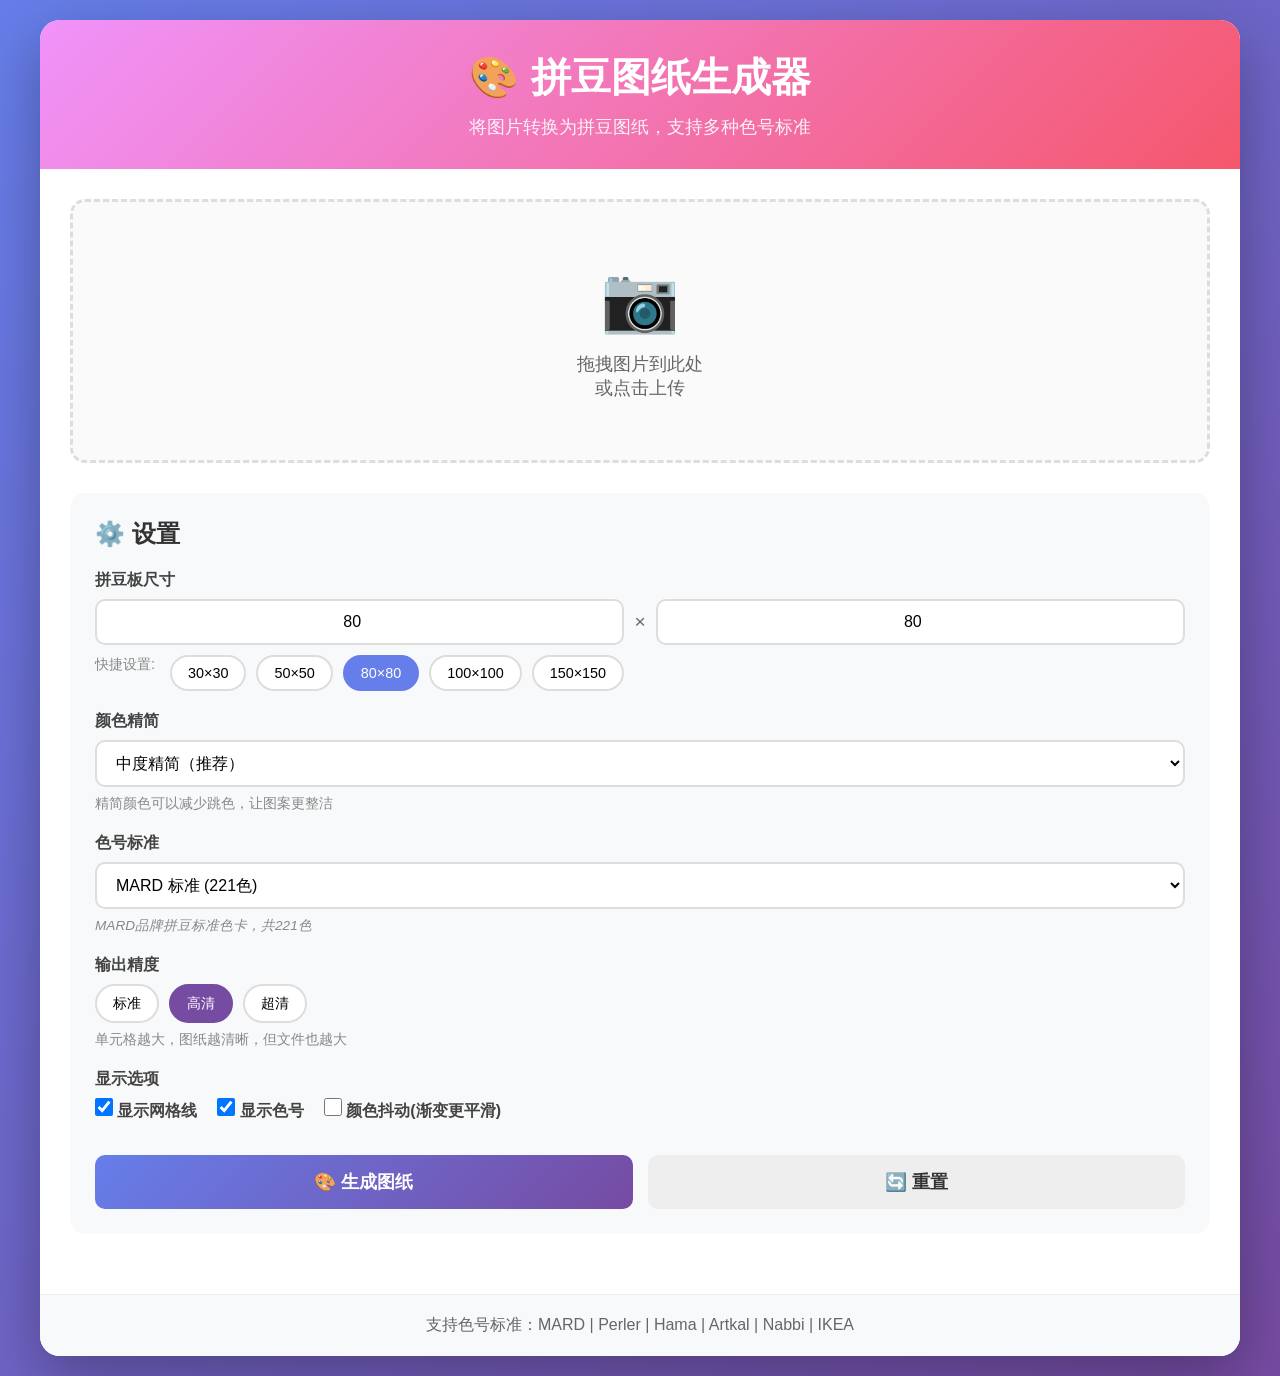
<file: perler-pattern-generator/web/index.html>
<!DOCTYPE html>
<html lang="zh-CN">
<head>
    <meta charset="UTF-8">
    <meta name="viewport" content="width=device-width, initial-scale=1.0">
    <title>拼豆图纸生成器</title>
    <link rel="stylesheet" href="style.css">
</head>
<body>
    <div class="container">
        <header>
            <h1>🎨 拼豆图纸生成器</h1>
            <p class="subtitle">将图片转换为拼豆图纸，支持多种色号标准</p>
        </header>

        <main>
            <!-- 上传区域 -->
            <section class="upload-section">
                <div class="upload-area" id="uploadArea">
                    <div class="upload-icon">📷</div>
                    <p>拖拽图片到此处<br>或点击上传</p>
                    <input type="file" id="fileInput" accept="image/*" multiple hidden>
                </div>
                <div class="preview-container" id="previewContainer" style="display: none;">
                    <img id="previewImage" alt="预览">
                    <button class="btn-remove" id="removeImage">✕</button>
                </div>
            </section>

            <!-- 设置区域 -->
            <section class="settings-section">
                <h2>⚙️ 设置</h2>
                
                <div class="setting-group">
                    <label>拼豆板尺寸</label>
                    <div class="size-inputs">
                        <input type="number" id="widthInput" value="80" min="10" max="5000" placeholder="宽">
                        <span>×</span>
                        <input type="number" id="heightInput" value="80" min="10" max="5000" placeholder="高">
                    </div>
                    <div class="preset-sizes">
                        <span class="preset-label">快捷设置:</span>
                        <button class="size-btn" data-size="30x30">30×30</button>
                        <button class="size-btn" data-size="50x50">50×50</button>
                        <button class="size-btn active" data-size="80x80">80×80</button>
                        <button class="size-btn" data-size="100x100">100×100</button>
                        <button class="size-btn" data-size="150x150">150×150</button>
                    </div>
                </div>

                <div class="setting-group">
                    <label>颜色精简</label>
                    <select id="colorReduce" class="select-input">
                        <option value="0">不精简（原始匹配）</option>
                        <option value="10">轻度精简（合并相近色）</option>
                        <option value="20" selected>中度精简（推荐）</option>
                        <option value="30">重度精简（大幅减少颜色）</option>
                        <option value="50">极限精简（最少颜色）</option>
                    </select>
                    <p class="hint">精简颜色可以减少跳色，让图案更整洁</p>
                </div>

                <div class="setting-group">
                    <label>色号标准</label>
                    <select id="standardSelect" class="select-input">
                        <!-- 动态加载 -->
                    </select>
                    <p class="hint" id="standardHint">选择拼豆品牌的色号体系</p>
                </div>

                <div class="setting-group">
                    <label>输出精度</label>
                    <div class="preset-sizes">
                        <button class="precision-btn" data-size="20">标准</button>
                        <button class="precision-btn active" data-size="30">高清</button>
                        <button class="precision-btn" data-size="40">超清</button>
                    </div>
                    <p class="hint">单元格越大，图纸越清晰，但文件也越大</p>
                </div>

                <div class="setting-group">
                    <label>显示选项</label>
                    <div class="checkbox-group">
                        <label class="checkbox-label">
                            <input type="checkbox" id="showGridLines" checked>
                            显示网格线
                        </label>
                        <label class="checkbox-label">
                            <input type="checkbox" id="showColorCodes" checked>
                            显示色号
                        </label>
                        <label class="checkbox-label">
                            <input type="checkbox" id="useDithering">
                            颜色抖动(渐变更平滑)
                        </label>
                    </div>
                </div>

                <div class="button-group">
                    <button class="btn-primary" id="generateBtn">🎨 生成图纸</button>
                    <button class="btn-secondary" id="resetBtn">🔄 重置</button>
                </div>
            </section>

            <!-- 结果区域 -->
            <section class="result-section" id="resultSection" style="display: none;">
                <h2>📄 生成结果</h2>
                
                <div class="result-preview">
                    <div class="preview-box">
                        <h3>原图</h3>
                        <canvas id="originalCanvas"></canvas>
                    </div>
                    <div class="preview-box">
                        <h3>图纸预览</h3>
                        <canvas id="patternCanvas"></canvas>
                    </div>
                </div>

                <!-- 材料清单 -->
                <div class="material-list" id="materialList">
                    <h3>📋 材料清单</h3>
                    <div class="material-stats">
                        <span>总珠数: <strong id="totalBeads">0</strong> 颗</span>
                        <span>颜色数: <strong id="colorCount">0</strong> 种</span>
                    </div>
                    <div class="material-items" id="materialItems">
                        <!-- 动态生成 -->
                    </div>
                </div>

                <!-- 导出按钮 -->
                <div class="export-buttons">
                    <button class="btn-export" id="downloadPng">📥 下载 PNG</button>
                    <button class="btn-export" id="copyMaterial">📋 复制清单</button>
                </div>
            </section>

            <!-- 加载状态 -->
            <div class="loading" id="loading" style="display: none;">
                <div class="spinner"></div>
                <p>正在生成图纸...</p>
            </div>
        </main>

        <footer>
            <p>支持色号标准：MARD | Perler | Hama | Artkal | Nabbi | IKEA</p>
        </footer>
    </div>

    <script src="app.js"></script>
</body>
</html>
</file>
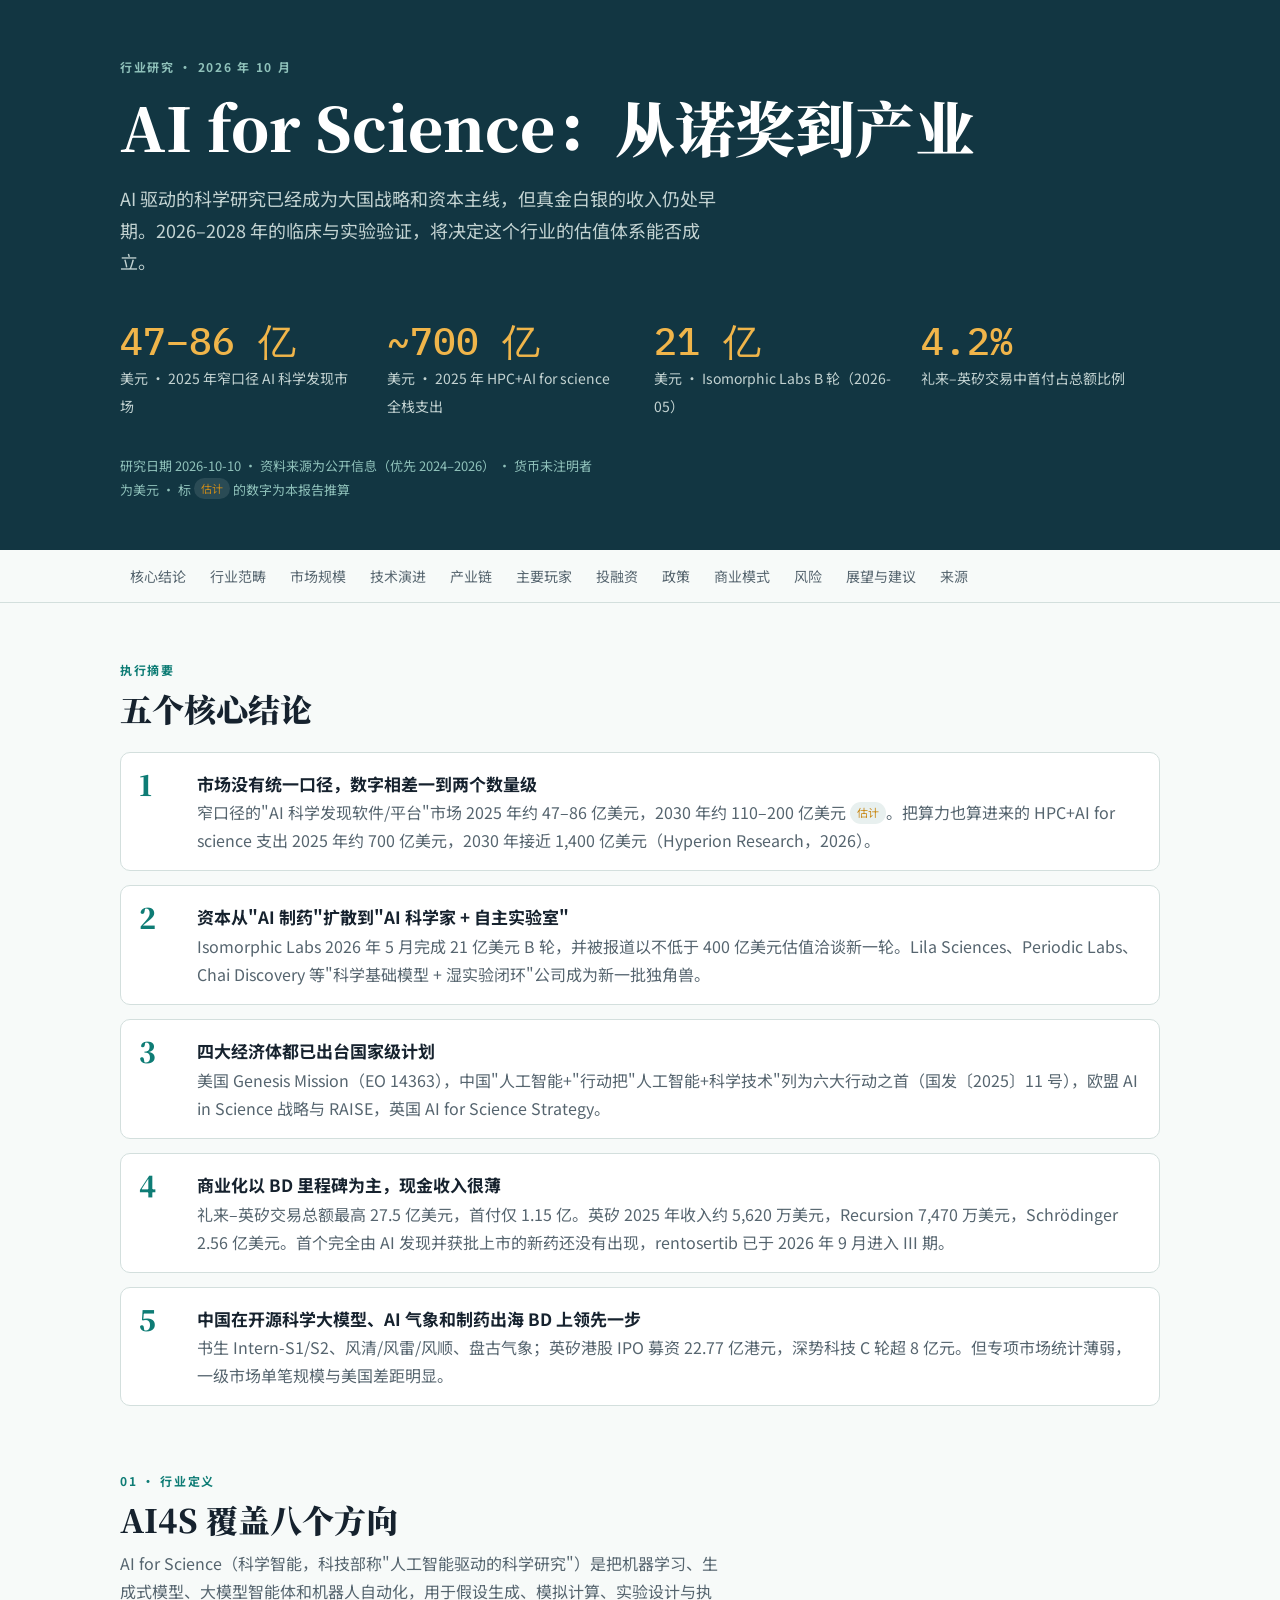
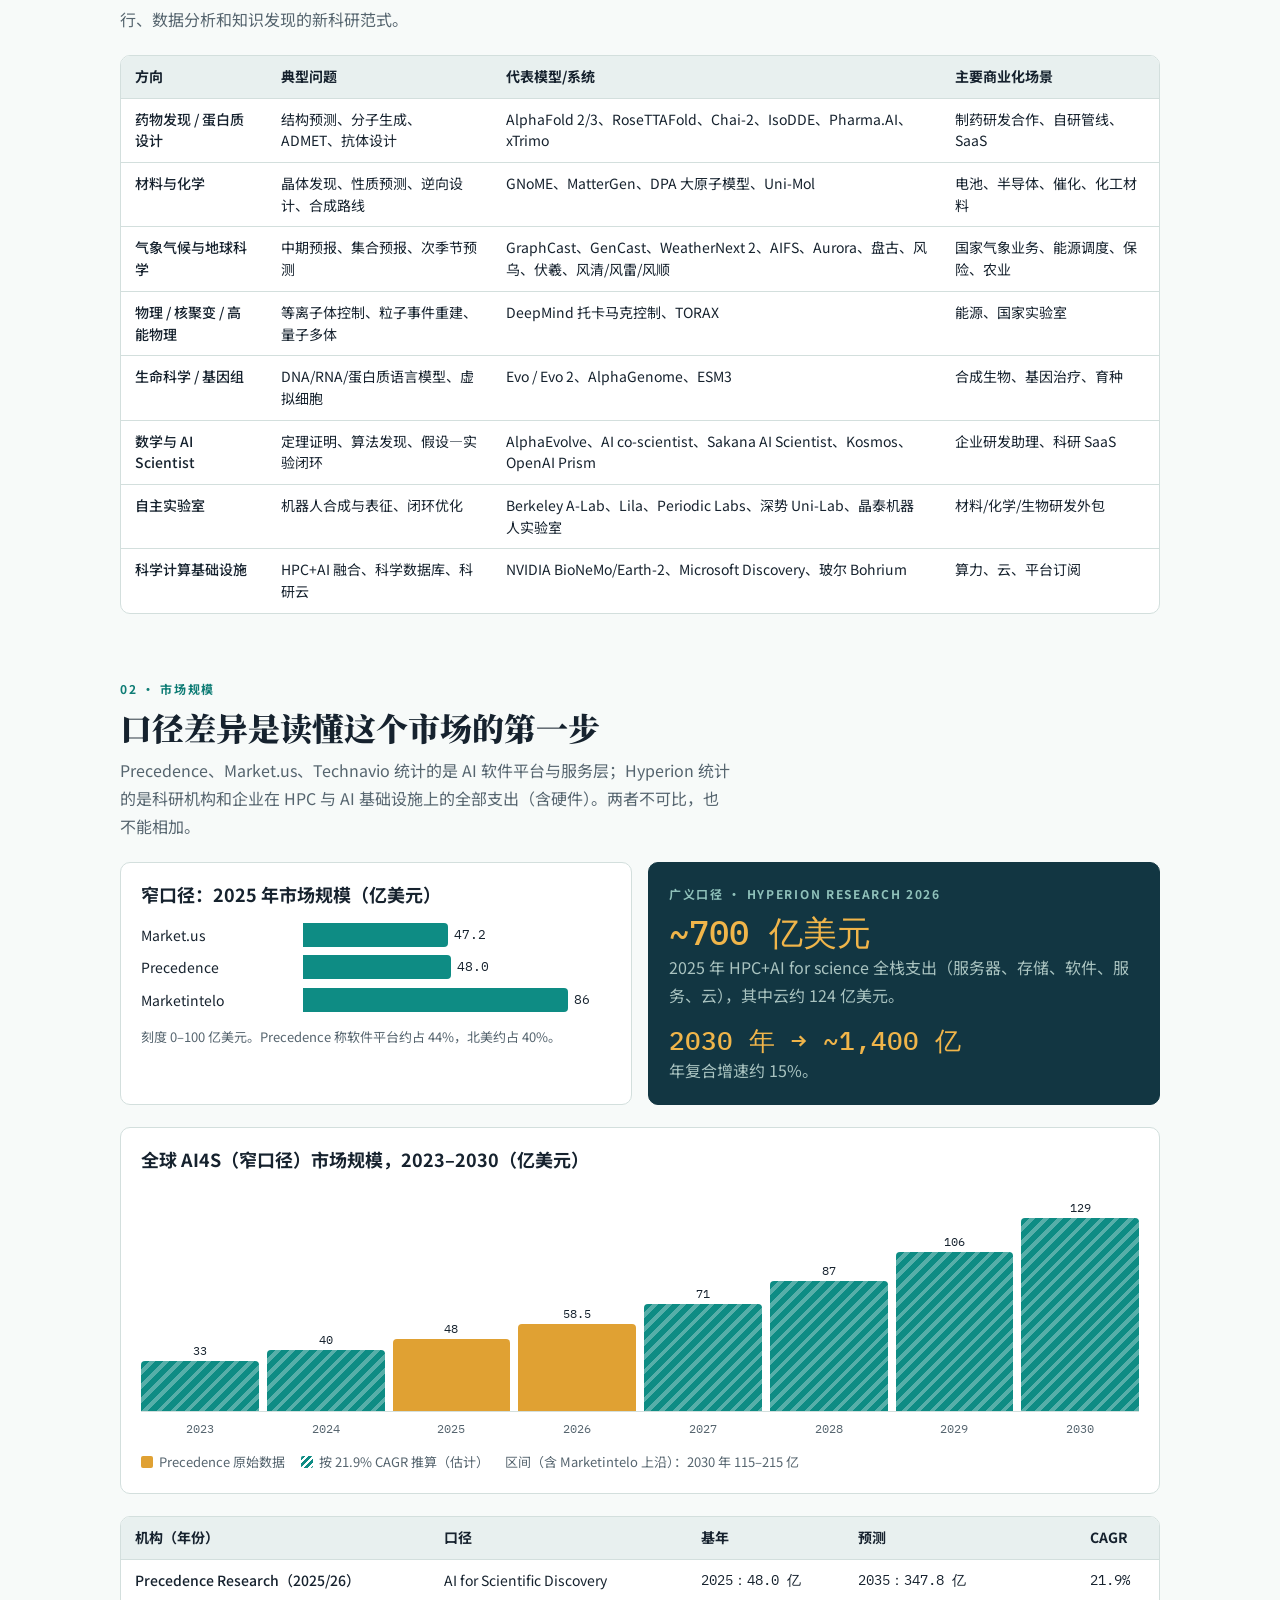
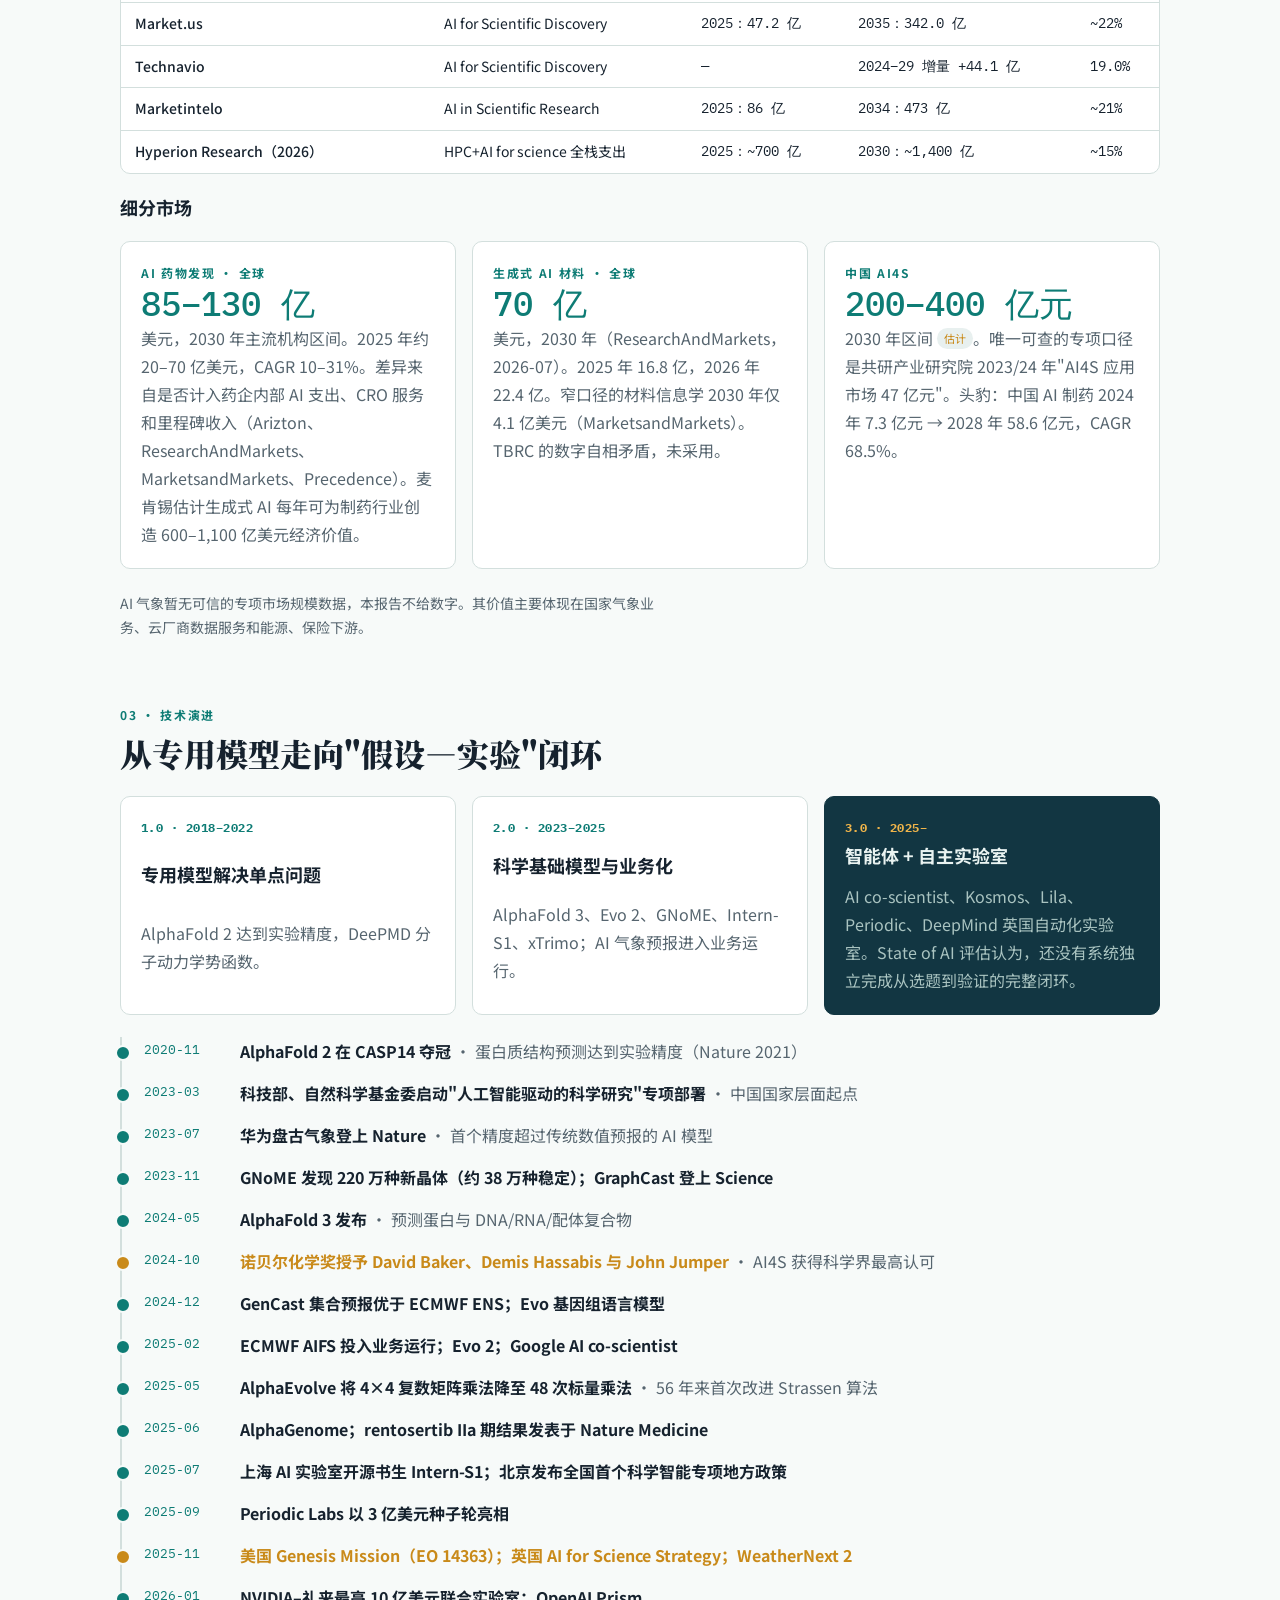
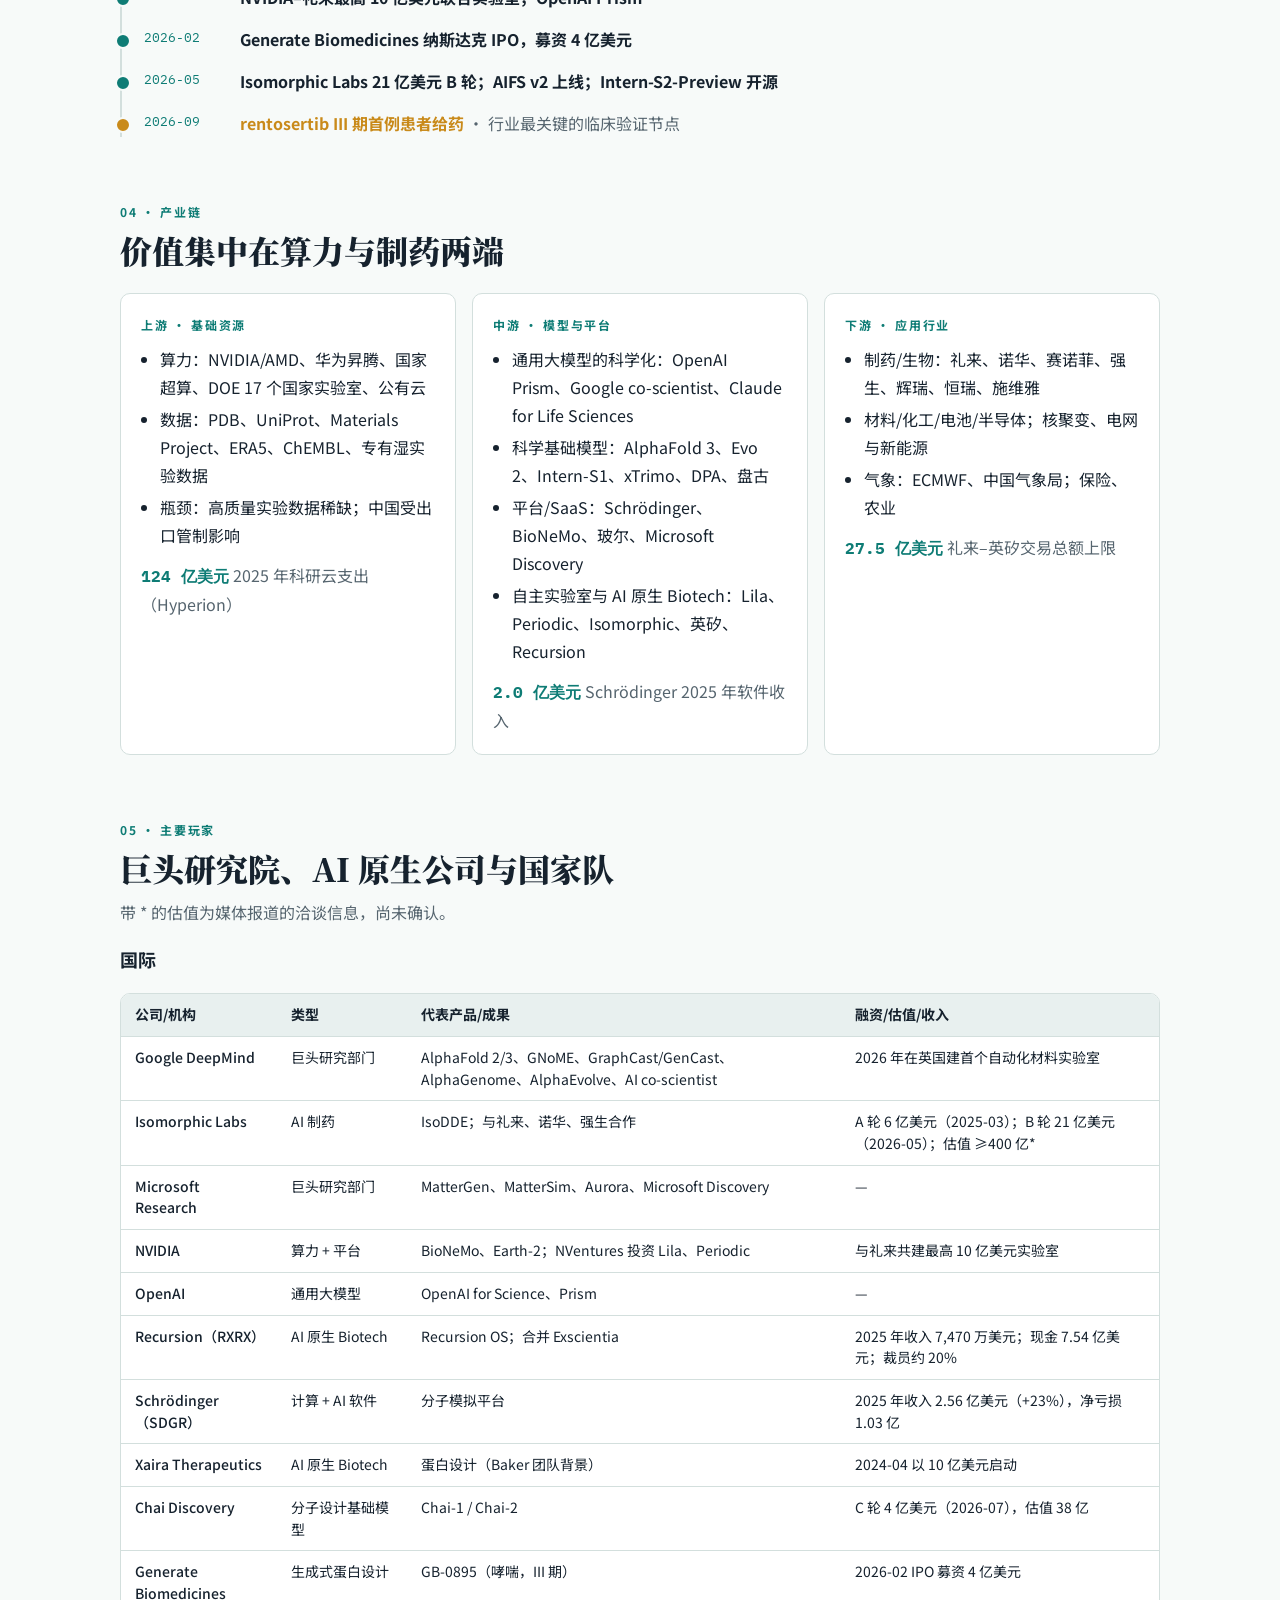
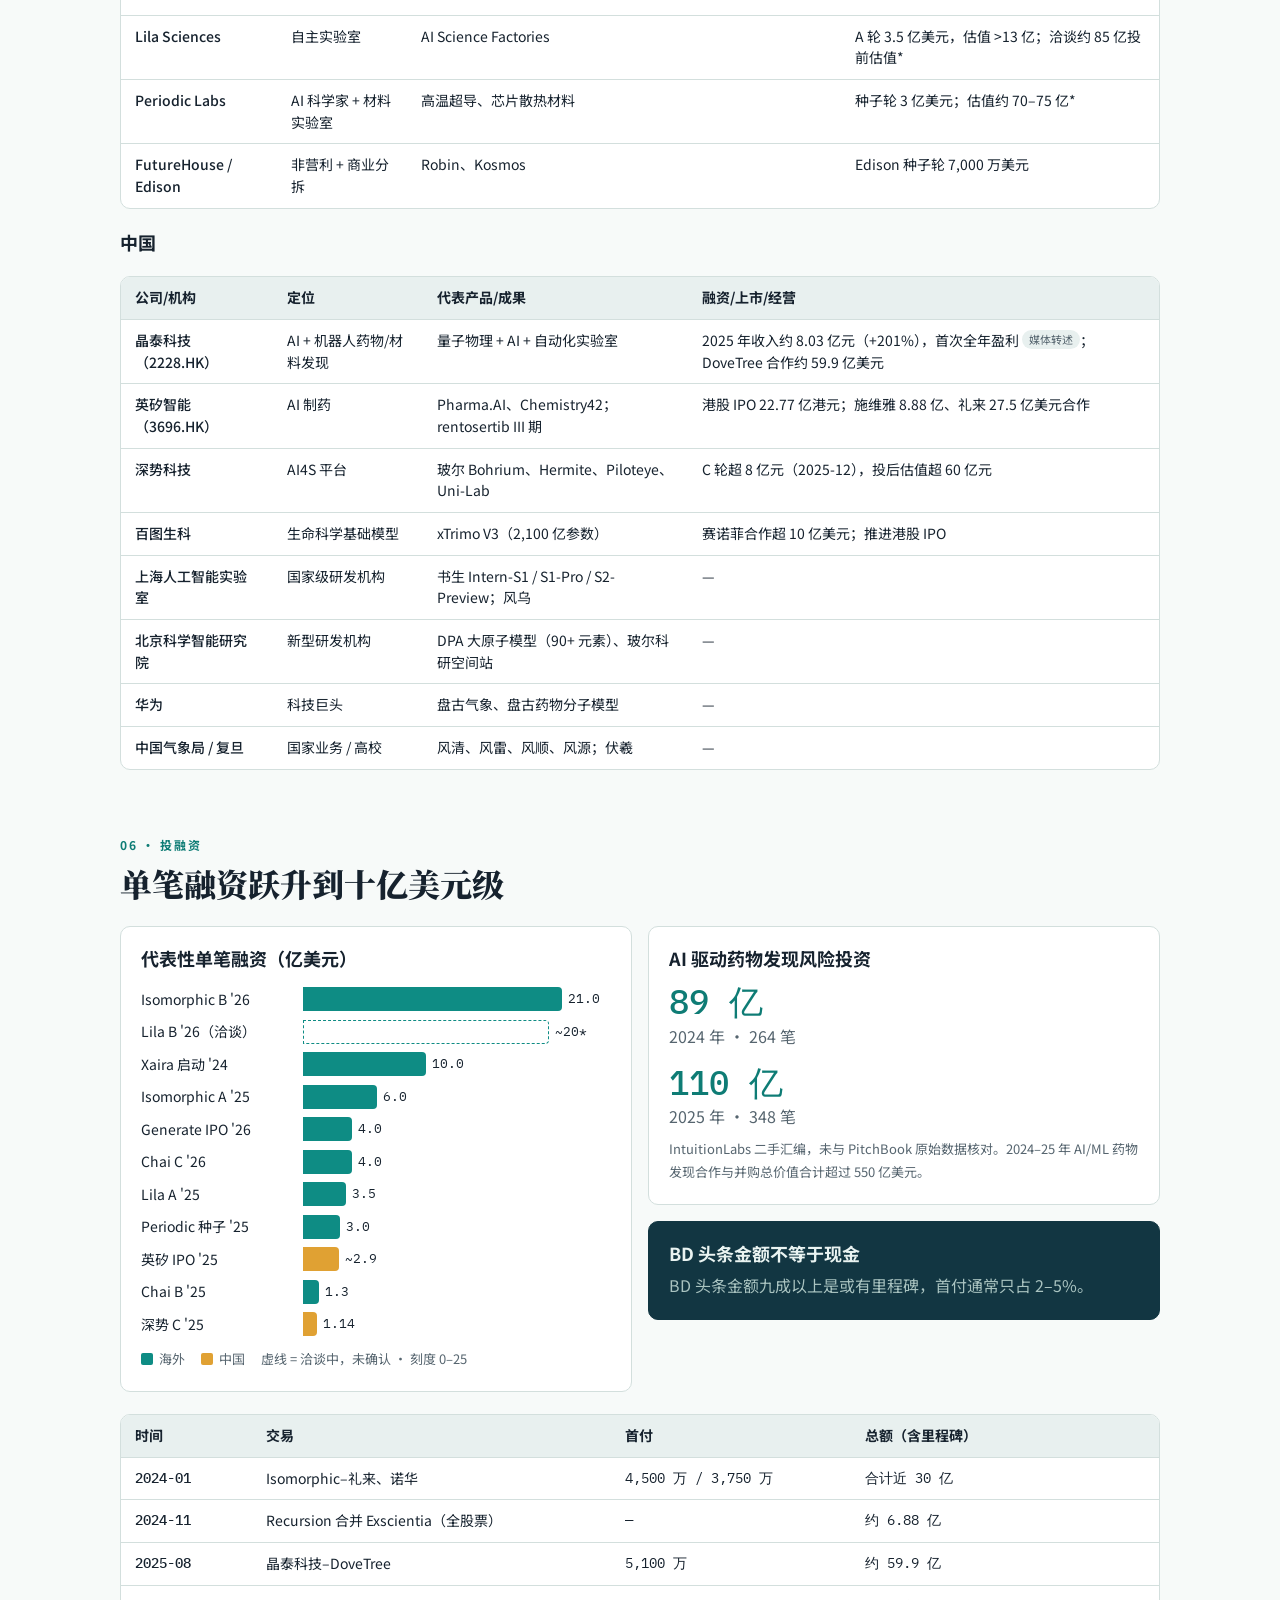
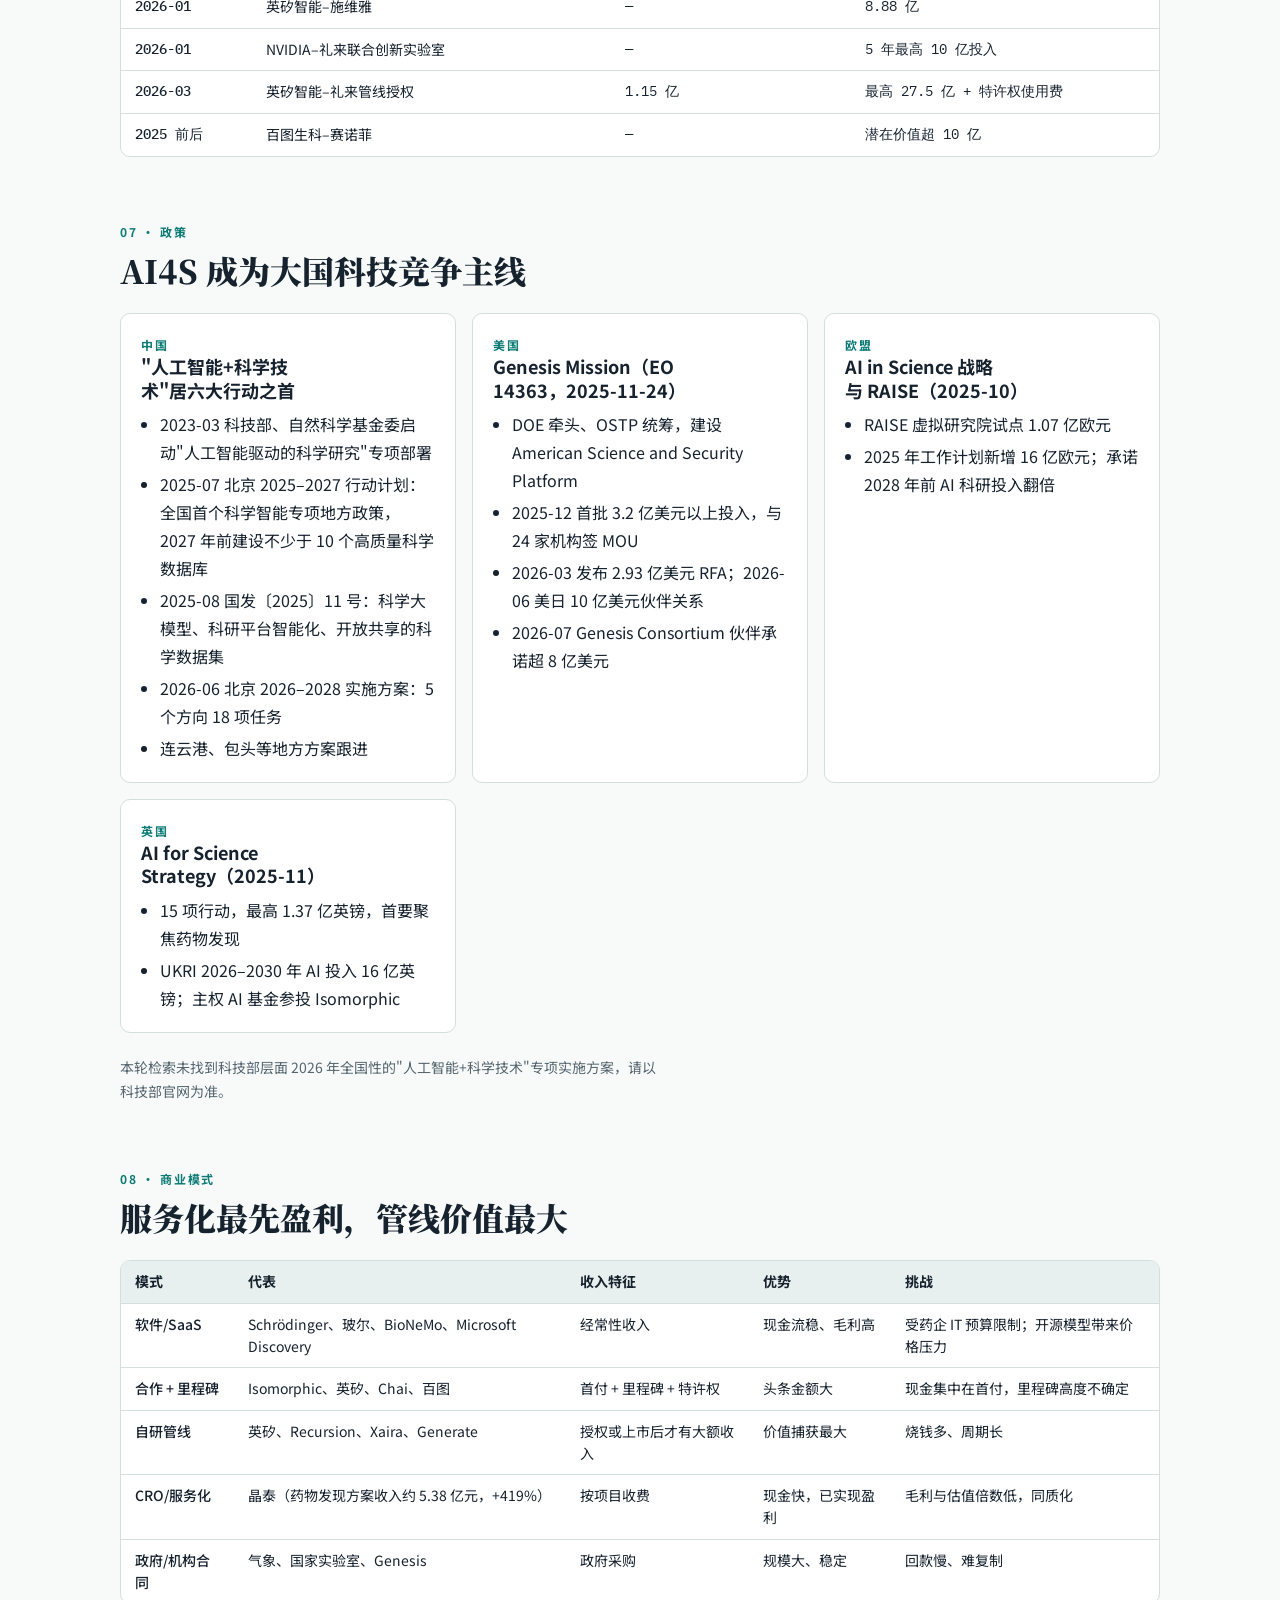
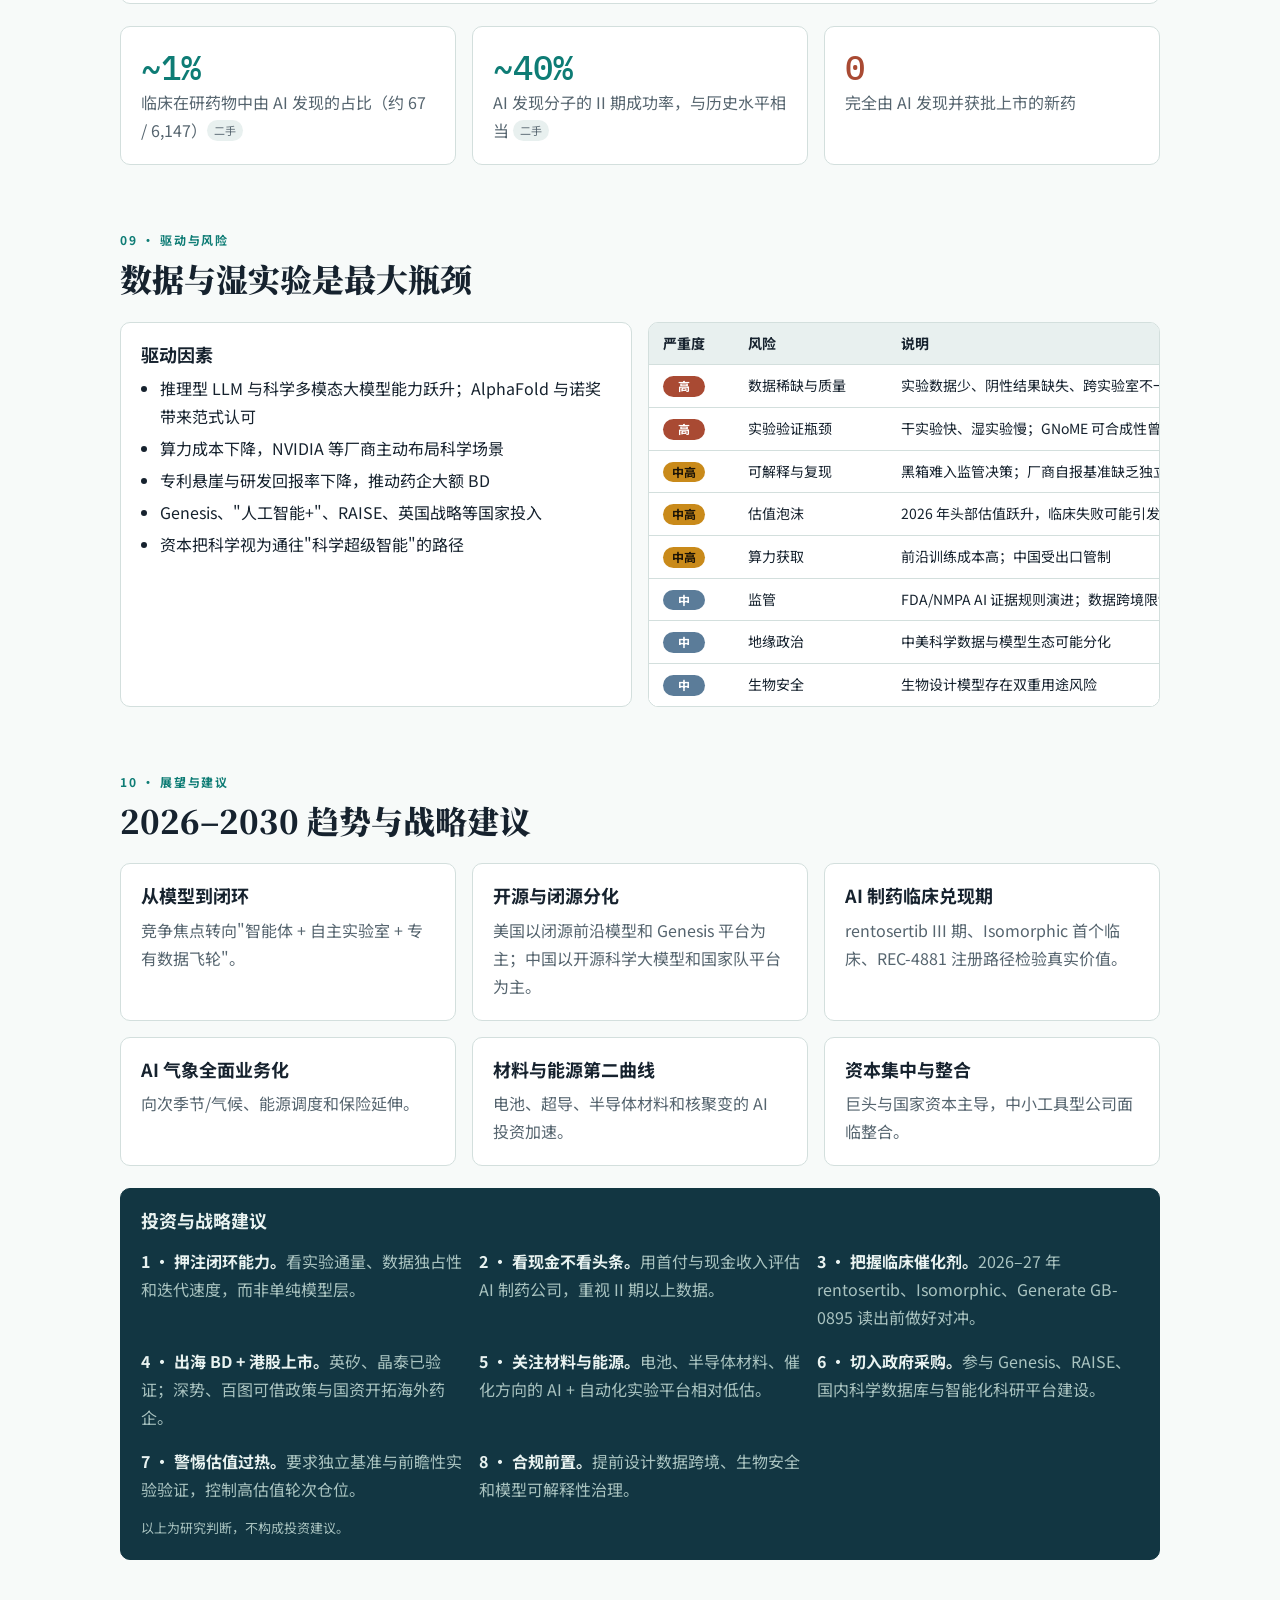
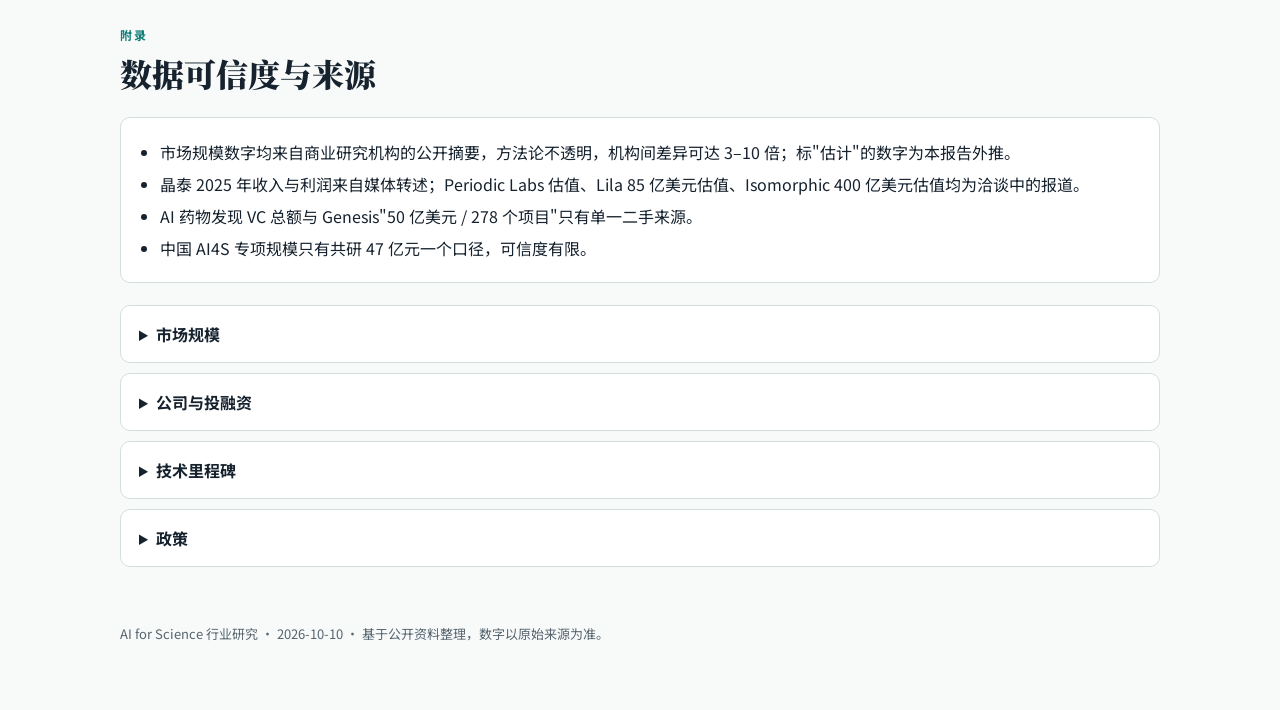
<file: ai4s-research/AI4S_行业研究.html>
<!doctype html>
<html lang="zh-CN">
<head>
<meta charset="utf-8">
<meta name="viewport" content="width=device-width, initial-scale=1, viewport-fit=cover">
<title>AI4S 行业研究 2026</title>
<link rel="preconnect" href="https://fonts.googleapis.com">
<link rel="preconnect" href="https://fonts.gstatic.com" crossorigin>
<link rel="stylesheet" href="https://fonts.googleapis.com/css2?family=Noto+Serif+SC:wght@600;900&family=Noto+Sans+SC:wght@400;500;700&family=IBM+Plex+Mono:wght@500&display=swap">
<style>
/* Layout: lab-notebook report — narrow reading column, wide data panels, sticky section index */
:root {
  --bg: #f7faf9; --surface: #ffffff; --tint: #e8f0ef; --line: #d3dfdd;
  --ink: #16222e; --muted: #56656f; --petrol: #0e7c75; --petrol-ink: #123642;
  --amber: #c98a1a; --rust: #a94a33; --slate: #5b7c99;
  --bar: #0e8c84; --bar-alt: #e0a133;
  --f-display: "Noto Serif SC", "Songti SC", "SimSun", serif;
  --f-body: "Noto Sans SC", "PingFang SC", "Microsoft YaHei", system-ui, sans-serif;
  --f-mono: "IBM Plex Mono", ui-monospace, "SFMono-Regular", Menlo, monospace;
}
@media (prefers-color-scheme: dark) { :root:not([data-theme="light"]) {
  --bg: #0f1a20; --surface: #15232b; --tint: #1b2e37; --line: #2a404a;
  --ink: #e6efee; --muted: #9db0b5; --petrol: #4fc2b8; --petrol-ink: #0b232b;
  --amber: #f0b54a; --rust: #e07a5f; --slate: #8fb0cc; --bar: #3fb4aa; --bar-alt: #f0b54a; color-scheme: dark } }
:root[data-theme="dark"] {
  --bg: #0f1a20; --surface: #15232b; --tint: #1b2e37; --line: #2a404a;
  --ink: #e6efee; --muted: #9db0b5; --petrol: #4fc2b8; --petrol-ink: #0b232b;
  --amber: #f0b54a; --rust: #e07a5f; --slate: #8fb0cc; --bar: #3fb4aa; --bar-alt: #f0b54a; color-scheme: dark }

* { box-sizing: border-box; }
body { background: var(--bg); color: var(--ink); font-family: var(--f-body); font-size: 16px; line-height: 1.75; }
.wrap { max-width: 1080px; margin: 0 auto; padding-inline: 20px; }
a { color: var(--petrol); text-underline-offset: 3px; }
a:focus-visible, summary:focus-visible { outline: 2px solid var(--amber); outline-offset: 2px; }
h1, h2, h3 { text-wrap: balance; line-height: 1.3; margin: 0; }
h2 { font-family: var(--f-display); font-weight: 900; font-size: clamp(24px, 3.2vw, 32px); }
h3 { font-size: 18px; font-weight: 700; }
p { margin: 0; max-width: 68ch; }
.num { font-family: var(--f-mono); font-variant-numeric: tabular-nums; }
.eyebrow { font-size: 12px; letter-spacing: .14em; text-transform: uppercase; color: var(--petrol); font-weight: 700; }
.muted { color: var(--muted); }
.tag { display: inline-block; font-size: 11px; padding: 1px 7px; border-radius: 999px; background: var(--tint); color: var(--muted); vertical-align: 2px; white-space: nowrap; }
.tag.est { color: var(--amber); }

/* hero */
.hero { background: var(--petrol-ink); color: #e9f3f1; padding-block: 56px 48px; }
.hero .eyebrow { color: #8fc1ba; }
.hero h1 { font-family: var(--f-display); font-weight: 900; font-size: clamp(34px, 6vw, 60px); margin-top: 10px; color: #ffffff; }
.hero .lede { margin-top: 18px; font-size: 18px; color: #c3d3d2; max-width: 60ch; }
.hero .stats { display: grid; grid-template-columns: repeat(auto-fit, minmax(200px, 1fr)); gap: 28px; margin-top: 40px; }
.hero .stat b { display: block; font-family: var(--f-mono); font-size: clamp(28px, 4vw, 38px); color: #f0b54a; font-weight: 500; line-height: 1.2; }
.hero .stat span { font-size: 14px; color: #c3d3d2; }
.hero .meta { margin-top: 36px; font-size: 13px; color: #8fc1ba; }

/* nav */
nav.toc { position: sticky; top: env(safe-area-inset-top, 0px); z-index: 5; background: var(--bg); border-bottom: 1px solid var(--line); }
nav.toc .wrap { display: flex; gap: 4px; overflow-x: auto; padding-block: 10px; scrollbar-width: none; }
nav.toc a { flex: none; font-size: 14px; color: var(--muted); text-decoration: none; padding: 4px 10px; border-radius: 6px; }
nav.toc a:hover { background: var(--tint); color: var(--ink); }

section { padding-block: 56px 8px; scroll-margin-top: 56px; }
section > .wrap { display: grid; gap: 22px; }
.head { display: grid; gap: 8px; }

/* blocks */
.grid { display: grid; gap: 16px; }
.g2 { grid-template-columns: repeat(auto-fit, minmax(300px, 1fr)); }
.g3 { grid-template-columns: repeat(auto-fit, minmax(260px, 1fr)); }
.g4 { grid-template-columns: repeat(auto-fit, minmax(220px, 1fr)); }
.panel { background: var(--surface); border: 1px solid var(--line); border-radius: 10px; padding: 20px; min-width: 0; }
.panel.dark { background: var(--petrol-ink); border-color: var(--petrol-ink); color: #e9f3f1; }
.panel.dark .muted { color: #a9c3c0; }
.panel h3 + p, .panel h3 + ul { margin-top: 8px; }
.panel .big { font-family: var(--f-mono); font-size: 34px; line-height: 1.2; color: var(--petrol); font-weight: 500; }
.panel.dark .big { color: #f0b54a; }
ul { margin: 0; padding-left: 1.2em; }
li + li { margin-top: 4px; }

ol.findings { list-style: none; margin: 0; padding: 0; display: grid; gap: 14px; counter-reset: f; }
ol.findings li { counter-increment: f; display: grid; grid-template-columns: 44px 1fr; gap: 14px; margin: 0; background: var(--surface); border: 1px solid var(--line); border-radius: 10px; padding: 16px 18px; }
ol.findings li::before { content: counter(f); font-family: var(--f-display); font-weight: 900; font-size: 28px; color: var(--petrol); line-height: 1.1; }
ol.findings b { display: block; font-size: 17px; }

/* tables */
.tbl { overflow-x: auto; border: 1px solid var(--line); border-radius: 10px; background: var(--surface); }
table { border-collapse: collapse; width: 100%; min-width: 640px; font-size: 14px; line-height: 1.55; }
th, td { text-align: left; padding: 10px 14px; border-bottom: 1px solid var(--line); vertical-align: top; }
th { background: var(--tint); font-weight: 700; white-space: nowrap; }
tr:last-child td { border-bottom: 0; }
td.n { font-family: var(--f-mono); font-variant-numeric: tabular-nums; white-space: nowrap; }
td:first-child { font-weight: 500; }

/* bar charts */
.chart { display: grid; gap: 8px; }
.chart .row { display: grid; grid-template-columns: minmax(96px, 150px) 1fr; gap: 12px; align-items: center; font-size: 14px; }
.chart .track { position: relative; height: 24px; }
.chart .fill { height: 100%; background: var(--bar); border-radius: 0 4px 4px 0; min-width: 2px; }
.chart .fill.alt { background: var(--bar-alt); }
.chart .fill.ghost { background: transparent; border: 1.5px dashed var(--bar); }
.chart .val { position: absolute; top: 50%; transform: translateY(-50%); font-family: var(--f-mono); font-size: 13px; padding-left: 6px; white-space: nowrap; }
.cols { display: grid; grid-template-columns: repeat(8, 1fr); gap: 8px; align-items: end; height: 240px; padding-top: 22px; border-bottom: 1px solid var(--line); }
.cols .c { position: relative; background: var(--bar); border-radius: 4px 4px 0 0; }
.cols .c.alt { background: var(--bar-alt); }
.cols .c.e { background: repeating-linear-gradient(135deg, var(--bar) 0 6px, color-mix(in srgb, var(--bar) 70%, var(--surface)) 6px 10px); }
.cols .c span { position: absolute; top: -21px; left: 0; right: 0; text-align: center; font-family: var(--f-mono); font-size: 12px; }
.cols-x { display: grid; grid-template-columns: repeat(8, 1fr); gap: 8px; font-size: 12px; color: var(--muted); text-align: center; font-family: var(--f-mono); margin-top: 6px; }
.legend { display: flex; flex-wrap: wrap; gap: 16px; font-size: 13px; color: var(--muted); }
.legend i { display: inline-block; width: 12px; height: 12px; border-radius: 2px; margin-right: 6px; vertical-align: -1px; background: var(--bar); }
.legend i.alt { background: var(--bar-alt); }
.legend i.e { background: repeating-linear-gradient(135deg, var(--bar) 0 3px, var(--surface) 3px 5px); }

/* timeline */
.timeline { list-style: none; margin: 0; padding: 0; border-left: 2px solid var(--line); display: grid; gap: 14px; }
.timeline li { position: relative; margin: 0; padding-left: 22px; display: grid; grid-template-columns: 84px 1fr; gap: 12px; }
.timeline li::before { content: ""; position: absolute; left: -7px; top: 8px; width: 12px; height: 12px; border-radius: 50%; background: var(--petrol); border: 2px solid var(--bg); }
.timeline li.key::before { background: var(--amber); }
.timeline time { font-family: var(--f-mono); font-size: 13px; color: var(--petrol); padding-top: 2px; }
.timeline li.key b { color: var(--amber); }

.era { display: grid; gap: 6px; }
.era .eyebrow { font-family: var(--f-mono); letter-spacing: .04em; }

.sev { display: inline-block; min-width: 42px; text-align: center; font-size: 12px; font-weight: 700; border-radius: 999px; padding: 1px 8px; color: #fff; }
.sev.h { background: var(--rust); } .sev.mh { background: var(--amber); color: #1c1407; } .sev.m { background: var(--slate); }

details { background: var(--surface); border: 1px solid var(--line); border-radius: 10px; padding: 14px 18px; }
details + details { margin-top: 10px; }
summary { cursor: pointer; font-weight: 700; }
details ul { margin-top: 10px; font-size: 14px; word-break: break-all; }

footer { padding-block: 48px 64px; color: var(--muted); font-size: 13px; }
@media (max-width: 560px) {
  .timeline li { grid-template-columns: 1fr; gap: 0; }
  .cols { gap: 4px; } .cols-x { gap: 4px; font-size: 10px; } .cols .c span { font-size: 10px; }
}
@media (prefers-reduced-motion: no-preference) { html { scroll-behavior: smooth; } }
</style>
</head>
<body style="margin:0">

<header class="hero">
  <div class="wrap">
    <div class="eyebrow">行业研究 · 2026 年 10 月</div>
    <h1>AI for Science：从诺奖到产业</h1>
    <p class="lede">AI 驱动的科学研究已经成为大国战略和资本主线，但真金白银的收入仍处早期。2026–2028 年的临床与实验验证，将决定这个行业的估值体系能否成立。</p>
    <div class="stats">
      <div class="stat"><b>47–86 亿</b><span>美元 · 2025 年窄口径 AI 科学发现市场</span></div>
      <div class="stat"><b>~700 亿</b><span>美元 · 2025 年 HPC+AI for science 全栈支出</span></div>
      <div class="stat"><b>21 亿</b><span>美元 · Isomorphic Labs B 轮（2026-05）</span></div>
      <div class="stat"><b>4.2%</b><span>礼来–英矽交易中首付占总额比例</span></div>
    </div>
    <p class="meta">研究日期 2026-10-10 · 资料来源为公开信息（优先 2024–2026） · 货币未注明者为美元 · 标 <span class="tag est" style="background:#ffffff1a">估计</span> 的数字为本报告推算</p>
  </div>
</header>

<nav class="toc" aria-label="章节">
  <div class="wrap">
    <a href="#summary">核心结论</a><a href="#scope">行业范畴</a><a href="#market">市场规模</a><a href="#tech">技术演进</a><a href="#chain">产业链</a><a href="#players">主要玩家</a><a href="#capital">投融资</a><a href="#policy">政策</a><a href="#business">商业模式</a><a href="#risk">风险</a><a href="#outlook">展望与建议</a><a href="#sources">来源</a>
  </div>
</nav>

<main>
<section id="summary"><div class="wrap">
  <div class="head"><div class="eyebrow">执行摘要</div><h2>五个核心结论</h2></div>
  <ol class="findings">
    <li><div><b>市场没有统一口径，数字相差一到两个数量级</b><span class="muted">窄口径的"AI 科学发现软件/平台"市场 2025 年约 47–86 亿美元，2030 年约 110–200 亿美元 <span class="tag est">估计</span>。把算力也算进来的 HPC+AI for science 支出 2025 年约 700 亿美元，2030 年接近 1,400 亿美元（Hyperion Research，2026）。</span></div></li>
    <li><div><b>资本从"AI 制药"扩散到"AI 科学家 + 自主实验室"</b><span class="muted">Isomorphic Labs 2026 年 5 月完成 21 亿美元 B 轮，并被报道以不低于 400 亿美元估值洽谈新一轮。Lila Sciences、Periodic Labs、Chai Discovery 等"科学基础模型 + 湿实验闭环"公司成为新一批独角兽。</span></div></li>
    <li><div><b>四大经济体都已出台国家级计划</b><span class="muted">美国 Genesis Mission（EO 14363），中国"人工智能+"行动把"人工智能+科学技术"列为六大行动之首（国发〔2025〕11 号），欧盟 AI in Science 战略与 RAISE，英国 AI for Science Strategy。</span></div></li>
    <li><div><b>商业化以 BD 里程碑为主，现金收入很薄</b><span class="muted">礼来–英矽交易总额最高 27.5 亿美元，首付仅 1.15 亿。英矽 2025 年收入约 5,620 万美元，Recursion 7,470 万美元，Schrödinger 2.56 亿美元。首个完全由 AI 发现并获批上市的新药还没有出现，rentosertib 已于 2026 年 9 月进入 III 期。</span></div></li>
    <li><div><b>中国在开源科学大模型、AI 气象和制药出海 BD 上领先一步</b><span class="muted">书生 Intern-S1/S2、风清/风雷/风顺、盘古气象；英矽港股 IPO 募资 22.77 亿港元，深势科技 C 轮超 8 亿元。但专项市场统计薄弱，一级市场单笔规模与美国差距明显。</span></div></li>
  </ol>
</div></section>

<section id="scope"><div class="wrap">
  <div class="head"><div class="eyebrow">01 · 行业定义</div><h2>AI4S 覆盖八个方向</h2>
  <p class="muted">AI for Science（科学智能，科技部称"人工智能驱动的科学研究"）是把机器学习、生成式模型、大模型智能体和机器人自动化，用于假设生成、模拟计算、实验设计与执行、数据分析和知识发现的新科研范式。</p></div>
  <div class="tbl"><table>
    <thead><tr><th>方向</th><th>典型问题</th><th>代表模型/系统</th><th>主要商业化场景</th></tr></thead>
    <tbody>
      <tr><td>药物发现 / 蛋白质设计</td><td>结构预测、分子生成、ADMET、抗体设计</td><td>AlphaFold 2/3、RoseTTAFold、Chai-2、IsoDDE、Pharma.AI、xTrimo</td><td>制药研发合作、自研管线、SaaS</td></tr>
      <tr><td>材料与化学</td><td>晶体发现、性质预测、逆向设计、合成路线</td><td>GNoME、MatterGen、DPA 大原子模型、Uni-Mol</td><td>电池、半导体、催化、化工材料</td></tr>
      <tr><td>气象气候与地球科学</td><td>中期预报、集合预报、次季节预测</td><td>GraphCast、GenCast、WeatherNext 2、AIFS、Aurora、盘古、风乌、伏羲、风清/风雷/风顺</td><td>国家气象业务、能源调度、保险、农业</td></tr>
      <tr><td>物理 / 核聚变 / 高能物理</td><td>等离子体控制、粒子事件重建、量子多体</td><td>DeepMind 托卡马克控制、TORAX</td><td>能源、国家实验室</td></tr>
      <tr><td>生命科学 / 基因组</td><td>DNA/RNA/蛋白质语言模型、虚拟细胞</td><td>Evo / Evo 2、AlphaGenome、ESM3</td><td>合成生物、基因治疗、育种</td></tr>
      <tr><td>数学与 AI Scientist</td><td>定理证明、算法发现、假设—实验闭环</td><td>AlphaEvolve、AI co-scientist、Sakana AI Scientist、Kosmos、OpenAI Prism</td><td>企业研发助理、科研 SaaS</td></tr>
      <tr><td>自主实验室</td><td>机器人合成与表征、闭环优化</td><td>Berkeley A-Lab、Lila、Periodic Labs、深势 Uni-Lab、晶泰机器人实验室</td><td>材料/化学/生物研发外包</td></tr>
      <tr><td>科学计算基础设施</td><td>HPC+AI 融合、科学数据库、科研云</td><td>NVIDIA BioNeMo/Earth-2、Microsoft Discovery、玻尔 Bohrium</td><td>算力、云、平台订阅</td></tr>
    </tbody>
  </table></div>
</div></section>

<section id="market"><div class="wrap">
  <div class="head"><div class="eyebrow">02 · 市场规模</div><h2>口径差异是读懂这个市场的第一步</h2>
  <p class="muted">Precedence、Market.us、Technavio 统计的是 AI 软件平台与服务层；Hyperion 统计的是科研机构和企业在 HPC 与 AI 基础设施上的全部支出（含硬件）。两者不可比，也不能相加。</p></div>
  <div class="grid g2">
    <div class="panel">
      <h3>窄口径：2025 年市场规模（亿美元）</h3>
      <div class="chart" style="margin-top:16px">
        <div class="row"><span>Market.us</span><div class="track"><div class="fill" style="width:47.2%"></div><span class="val" style="left:47.2%">47.2</span></div></div>
        <div class="row"><span>Precedence</span><div class="track"><div class="fill" style="width:48%"></div><span class="val" style="left:48%">48.0</span></div></div>
        <div class="row"><span>Marketintelo</span><div class="track"><div class="fill" style="width:86%"></div><span class="val" style="left:86%">86</span></div></div>
      </div>
      <p class="muted" style="margin-top:14px;font-size:13px">刻度 0–100 亿美元。Precedence 称软件平台约占 44%，北美约占 40%。</p>
    </div>
    <div class="panel dark">
      <div class="eyebrow" style="color:#8fc1ba">广义口径 · Hyperion Research 2026</div>
      <div class="big" style="margin-top:8px">~700 亿美元</div>
      <p class="muted">2025 年 HPC+AI for science 全栈支出（服务器、存储、软件、服务、云），其中云约 124 亿美元。</p>
      <div class="big" style="margin-top:16px;font-size:26px">2030 年 → ~1,400 亿</div>
      <p class="muted">年复合增速约 15%。</p>
    </div>
  </div>

  <div class="panel">
    <h3>全球 AI4S（窄口径）市场规模，2023–2030（亿美元）</h3>
    <div class="cols" role="img" aria-label="2023 年约 33 亿，2024 年约 40 亿，2025 年 48 亿，2026 年 58.5 亿，2027 年约 71 亿，2028 年约 87 亿，2029 年约 106 亿，2030 年约 129 亿美元">
      <div class="c e" style="height:23%"><span>33</span></div>
      <div class="c e" style="height:28%"><span>40</span></div>
      <div class="c alt" style="height:33%"><span>48</span></div>
      <div class="c alt" style="height:40%"><span>58.5</span></div>
      <div class="c e" style="height:49%"><span>71</span></div>
      <div class="c e" style="height:60%"><span>87</span></div>
      <div class="c e" style="height:73%"><span>106</span></div>
      <div class="c e" style="height:89%"><span>129</span></div>
    </div>
    <div class="cols-x"><span>2023</span><span>2024</span><span>2025</span><span>2026</span><span>2027</span><span>2028</span><span>2029</span><span>2030</span></div>
    <div class="legend" style="margin-top:12px"><span><i class="alt"></i>Precedence 原始数据</span><span><i class="e"></i>按 21.9% CAGR 推算（估计）</span><span>区间（含 Marketintelo 上沿）：2030 年 115–215 亿</span></div>
  </div>

  <div class="tbl"><table>
    <thead><tr><th>机构（年份）</th><th>口径</th><th>基年</th><th>预测</th><th>CAGR</th></tr></thead>
    <tbody>
      <tr><td>Precedence Research（2025/26）</td><td>AI for Scientific Discovery</td><td class="n">2025：48.0 亿</td><td class="n">2035：347.8 亿</td><td class="n">21.9%</td></tr>
      <tr><td>Market.us</td><td>AI for Scientific Discovery</td><td class="n">2025：47.2 亿</td><td class="n">2035：342.0 亿</td><td class="n">~22%</td></tr>
      <tr><td>Technavio</td><td>AI for Scientific Discovery</td><td class="n">—</td><td class="n">2024–29 增量 +44.1 亿</td><td class="n">19.0%</td></tr>
      <tr><td>Marketintelo</td><td>AI in Scientific Research</td><td class="n">2025：86 亿</td><td class="n">2034：473 亿</td><td class="n">~21%</td></tr>
      <tr><td>Hyperion Research（2026）</td><td>HPC+AI for science 全栈支出</td><td class="n">2025：~700 亿</td><td class="n">2030：~1,400 亿</td><td class="n">~15%</td></tr>
    </tbody>
  </table></div>

  <h3>细分市场</h3>
  <div class="grid g3">
    <div class="panel"><div class="eyebrow">AI 药物发现 · 全球</div><div class="big">85–130 亿</div><p class="muted">美元，2030 年主流机构区间。2025 年约 20–70 亿美元，CAGR 10–31%。差异来自是否计入药企内部 AI 支出、CRO 服务和里程碑收入（Arizton、ResearchAndMarkets、MarketsandMarkets、Precedence）。麦肯锡估计生成式 AI 每年可为制药行业创造 600–1,100 亿美元经济价值。</p></div>
    <div class="panel"><div class="eyebrow">生成式 AI 材料 · 全球</div><div class="big">70 亿</div><p class="muted">美元，2030 年（ResearchAndMarkets，2026-07）。2025 年 16.8 亿，2026 年 22.4 亿。窄口径的材料信息学 2030 年仅 4.1 亿美元（MarketsandMarkets）。TBRC 的数字自相矛盾，未采用。</p></div>
    <div class="panel"><div class="eyebrow">中国 AI4S</div><div class="big">200–400 亿元</div><p class="muted">2030 年区间 <span class="tag est">估计</span>。唯一可查的专项口径是共研产业研究院 2023/24 年"AI4S 应用市场 47 亿元"。头豹：中国 AI 制药 2024 年 7.3 亿元 → 2028 年 58.6 亿元，CAGR 68.5%。</p></div>
  </div>
  <p class="muted" style="font-size:14px">AI 气象暂无可信的专项市场规模数据，本报告不给数字。其价值主要体现在国家气象业务、云厂商数据服务和能源、保险下游。</p>
</div></section>

<section id="tech"><div class="wrap">
  <div class="head"><div class="eyebrow">03 · 技术演进</div><h2>从专用模型走向"假设—实验"闭环</h2></div>
  <div class="grid g3">
    <div class="panel era"><div class="eyebrow">1.0 · 2018–2022</div><h3>专用模型解决单点问题</h3><p class="muted">AlphaFold 2 达到实验精度，DeePMD 分子动力学势函数。</p></div>
    <div class="panel era"><div class="eyebrow">2.0 · 2023–2025</div><h3>科学基础模型与业务化</h3><p class="muted">AlphaFold 3、Evo 2、GNoME、Intern-S1、xTrimo；AI 气象预报进入业务运行。</p></div>
    <div class="panel era dark"><div class="eyebrow" style="color:#f0b54a">3.0 · 2025–</div><h3>智能体 + 自主实验室</h3><p class="muted">AI co-scientist、Kosmos、Lila、Periodic、DeepMind 英国自动化实验室。State of AI 评估认为，还没有系统独立完成从选题到验证的完整闭环。</p></div>
  </div>
  <ol class="timeline">
    <li><time>2020-11</time><div><b>AlphaFold 2 在 CASP14 夺冠</b><span class="muted"> · 蛋白质结构预测达到实验精度（Nature 2021）</span></div></li>
    <li><time>2023-03</time><div><b>科技部、自然科学基金委启动"人工智能驱动的科学研究"专项部署</b><span class="muted"> · 中国国家层面起点</span></div></li>
    <li><time>2023-07</time><div><b>华为盘古气象登上 Nature</b><span class="muted"> · 首个精度超过传统数值预报的 AI 模型</span></div></li>
    <li><time>2023-11</time><div><b>GNoME 发现 220 万种新晶体（约 38 万种稳定）；GraphCast 登上 Science</b></div></li>
    <li><time>2024-05</time><div><b>AlphaFold 3 发布</b><span class="muted"> · 预测蛋白与 DNA/RNA/配体复合物</span></div></li>
    <li class="key"><time>2024-10</time><div><b>诺贝尔化学奖授予 David Baker、Demis Hassabis 与 John Jumper</b><span class="muted"> · AI4S 获得科学界最高认可</span></div></li>
    <li><time>2024-12</time><div><b>GenCast 集合预报优于 ECMWF ENS；Evo 基因组语言模型</b></div></li>
    <li><time>2025-02</time><div><b>ECMWF AIFS 投入业务运行；Evo 2；Google AI co-scientist</b></div></li>
    <li><time>2025-05</time><div><b>AlphaEvolve 将 4×4 复数矩阵乘法降至 48 次标量乘法</b><span class="muted"> · 56 年来首次改进 Strassen 算法</span></div></li>
    <li><time>2025-06</time><div><b>AlphaGenome；rentosertib IIa 期结果发表于 Nature Medicine</b></div></li>
    <li><time>2025-07</time><div><b>上海 AI 实验室开源书生 Intern-S1；北京发布全国首个科学智能专项地方政策</b></div></li>
    <li><time>2025-09</time><div><b>Periodic Labs 以 3 亿美元种子轮亮相</b></div></li>
    <li class="key"><time>2025-11</time><div><b>美国 Genesis Mission（EO 14363）；英国 AI for Science Strategy；WeatherNext 2</b></div></li>
    <li><time>2026-01</time><div><b>NVIDIA–礼来最高 10 亿美元联合实验室；OpenAI Prism</b></div></li>
    <li><time>2026-02</time><div><b>Generate Biomedicines 纳斯达克 IPO，募资 4 亿美元</b></div></li>
    <li><time>2026-05</time><div><b>Isomorphic Labs 21 亿美元 B 轮；AIFS v2 上线；Intern-S2-Preview 开源</b></div></li>
    <li class="key"><time>2026-09</time><div><b>rentosertib III 期首例患者给药</b><span class="muted"> · 行业最关键的临床验证节点</span></div></li>
  </ol>
</div></section>

<section id="chain"><div class="wrap">
  <div class="head"><div class="eyebrow">04 · 产业链</div><h2>价值集中在算力与制药两端</h2></div>
  <div class="grid g3">
    <div class="panel"><div class="eyebrow">上游 · 基础资源</div><ul style="margin-top:10px">
      <li>算力：NVIDIA/AMD、华为昇腾、国家超算、DOE 17 个国家实验室、公有云</li>
      <li>数据：PDB、UniProt、Materials Project、ERA5、ChEMBL、专有湿实验数据</li>
      <li>瓶颈：高质量实验数据稀缺；中国受出口管制影响</li></ul>
      <p style="margin-top:12px"><b class="num" style="color:var(--petrol)">124 亿美元</b> <span class="muted">2025 年科研云支出（Hyperion）</span></p></div>
    <div class="panel"><div class="eyebrow">中游 · 模型与平台</div><ul style="margin-top:10px">
      <li>通用大模型的科学化：OpenAI Prism、Google co-scientist、Claude for Life Sciences</li>
      <li>科学基础模型：AlphaFold 3、Evo 2、Intern-S1、xTrimo、DPA、盘古</li>
      <li>平台/SaaS：Schrödinger、BioNeMo、玻尔、Microsoft Discovery</li>
      <li>自主实验室与 AI 原生 Biotech：Lila、Periodic、Isomorphic、英矽、Recursion</li></ul>
      <p style="margin-top:12px"><b class="num" style="color:var(--petrol)">2.0 亿美元</b> <span class="muted">Schrödinger 2025 年软件收入</span></p></div>
    <div class="panel"><div class="eyebrow">下游 · 应用行业</div><ul style="margin-top:10px">
      <li>制药/生物：礼来、诺华、赛诺菲、强生、辉瑞、恒瑞、施维雅</li>
      <li>材料/化工/电池/半导体；核聚变、电网与新能源</li>
      <li>气象：ECMWF、中国气象局；保险、农业</li></ul>
      <p style="margin-top:12px"><b class="num" style="color:var(--petrol)">27.5 亿美元</b> <span class="muted">礼来–英矽交易总额上限</span></p></div>
  </div>
</div></section>

<section id="players"><div class="wrap">
  <div class="head"><div class="eyebrow">05 · 主要玩家</div><h2>巨头研究院、AI 原生公司与国家队</h2><p class="muted">带 * 的估值为媒体报道的洽谈信息，尚未确认。</p></div>
  <h3>国际</h3>
  <div class="tbl"><table>
    <thead><tr><th>公司/机构</th><th>类型</th><th>代表产品/成果</th><th>融资/估值/收入</th></tr></thead>
    <tbody>
      <tr><td>Google DeepMind</td><td>巨头研究部门</td><td>AlphaFold 2/3、GNoME、GraphCast/GenCast、AlphaGenome、AlphaEvolve、AI co-scientist</td><td>2026 年在英国建首个自动化材料实验室</td></tr>
      <tr><td>Isomorphic Labs</td><td>AI 制药</td><td>IsoDDE；与礼来、诺华、强生合作</td><td>A 轮 6 亿美元（2025-03）；B 轮 21 亿美元（2026-05）；估值 ≥400 亿*</td></tr>
      <tr><td>Microsoft Research</td><td>巨头研究部门</td><td>MatterGen、MatterSim、Aurora、Microsoft Discovery</td><td>—</td></tr>
      <tr><td>NVIDIA</td><td>算力 + 平台</td><td>BioNeMo、Earth-2；NVentures 投资 Lila、Periodic</td><td>与礼来共建最高 10 亿美元实验室</td></tr>
      <tr><td>OpenAI</td><td>通用大模型</td><td>OpenAI for Science、Prism</td><td>—</td></tr>
      <tr><td>Recursion（RXRX）</td><td>AI 原生 Biotech</td><td>Recursion OS；合并 Exscientia</td><td>2025 年收入 7,470 万美元；现金 7.54 亿美元；裁员约 20%</td></tr>
      <tr><td>Schrödinger（SDGR）</td><td>计算 + AI 软件</td><td>分子模拟平台</td><td>2025 年收入 2.56 亿美元（+23%），净亏损 1.03 亿</td></tr>
      <tr><td>Xaira Therapeutics</td><td>AI 原生 Biotech</td><td>蛋白设计（Baker 团队背景）</td><td>2024-04 以 10 亿美元启动</td></tr>
      <tr><td>Chai Discovery</td><td>分子设计基础模型</td><td>Chai-1 / Chai-2</td><td>C 轮 4 亿美元（2026-07），估值 38 亿</td></tr>
      <tr><td>Generate Biomedicines</td><td>生成式蛋白设计</td><td>GB-0895（哮喘，III 期）</td><td>2026-02 IPO 募资 4 亿美元</td></tr>
      <tr><td>Lila Sciences</td><td>自主实验室</td><td>AI Science Factories</td><td>A 轮 3.5 亿美元，估值 >13 亿；洽谈约 85 亿投前估值*</td></tr>
      <tr><td>Periodic Labs</td><td>AI 科学家 + 材料实验室</td><td>高温超导、芯片散热材料</td><td>种子轮 3 亿美元；估值约 70–75 亿*</td></tr>
      <tr><td>FutureHouse / Edison</td><td>非营利 + 商业分拆</td><td>Robin、Kosmos</td><td>Edison 种子轮 7,000 万美元</td></tr>
    </tbody>
  </table></div>
  <h3>中国</h3>
  <div class="tbl"><table>
    <thead><tr><th>公司/机构</th><th>定位</th><th>代表产品/成果</th><th>融资/上市/经营</th></tr></thead>
    <tbody>
      <tr><td>晶泰科技（2228.HK）</td><td>AI + 机器人药物/材料发现</td><td>量子物理 + AI + 自动化实验室</td><td>2025 年收入约 8.03 亿元（+201%），首次全年盈利 <span class="tag">媒体转述</span>；DoveTree 合作约 59.9 亿美元</td></tr>
      <tr><td>英矽智能（3696.HK）</td><td>AI 制药</td><td>Pharma.AI、Chemistry42；rentosertib III 期</td><td>港股 IPO 22.77 亿港元；施维雅 8.88 亿、礼来 27.5 亿美元合作</td></tr>
      <tr><td>深势科技</td><td>AI4S 平台</td><td>玻尔 Bohrium、Hermite、Piloteye、Uni-Lab</td><td>C 轮超 8 亿元（2025-12），投后估值超 60 亿元</td></tr>
      <tr><td>百图生科</td><td>生命科学基础模型</td><td>xTrimo V3（2,100 亿参数）</td><td>赛诺菲合作超 10 亿美元；推进港股 IPO</td></tr>
      <tr><td>上海人工智能实验室</td><td>国家级研发机构</td><td>书生 Intern-S1 / S1-Pro / S2-Preview；风乌</td><td>—</td></tr>
      <tr><td>北京科学智能研究院</td><td>新型研发机构</td><td>DPA 大原子模型（90+ 元素）、玻尔科研空间站</td><td>—</td></tr>
      <tr><td>华为</td><td>科技巨头</td><td>盘古气象、盘古药物分子模型</td><td>—</td></tr>
      <tr><td>中国气象局 / 复旦</td><td>国家业务 / 高校</td><td>风清、风雷、风顺、风源；伏羲</td><td>—</td></tr>
    </tbody>
  </table></div>
</div></section>

<section id="capital"><div class="wrap">
  <div class="head"><div class="eyebrow">06 · 投融资</div><h2>单笔融资跃升到十亿美元级</h2></div>
  <div class="grid g2">
    <div class="panel">
      <h3>代表性单笔融资（亿美元）</h3>
      <div class="chart" style="margin-top:16px">
        <div class="row"><span>Isomorphic B '26</span><div class="track"><div class="fill" style="width:84%"></div><span class="val" style="left:84%">21.0</span></div></div>
        <div class="row"><span>Lila B '26（洽谈）</span><div class="track"><div class="fill ghost" style="width:80%"></div><span class="val" style="left:80%">~20*</span></div></div>
        <div class="row"><span>Xaira 启动 '24</span><div class="track"><div class="fill" style="width:40%"></div><span class="val" style="left:40%">10.0</span></div></div>
        <div class="row"><span>Isomorphic A '25</span><div class="track"><div class="fill" style="width:24%"></div><span class="val" style="left:24%">6.0</span></div></div>
        <div class="row"><span>Generate IPO '26</span><div class="track"><div class="fill" style="width:16%"></div><span class="val" style="left:16%">4.0</span></div></div>
        <div class="row"><span>Chai C '26</span><div class="track"><div class="fill" style="width:16%"></div><span class="val" style="left:16%">4.0</span></div></div>
        <div class="row"><span>Lila A '25</span><div class="track"><div class="fill" style="width:14%"></div><span class="val" style="left:14%">3.5</span></div></div>
        <div class="row"><span>Periodic 种子 '25</span><div class="track"><div class="fill" style="width:12%"></div><span class="val" style="left:12%">3.0</span></div></div>
        <div class="row"><span>英矽 IPO '25</span><div class="track"><div class="fill alt" style="width:11.6%"></div><span class="val" style="left:11.6%">~2.9</span></div></div>
        <div class="row"><span>Chai B '25</span><div class="track"><div class="fill" style="width:5.2%"></div><span class="val" style="left:5.2%">1.3</span></div></div>
        <div class="row"><span>深势 C '25</span><div class="track"><div class="fill alt" style="width:4.6%"></div><span class="val" style="left:4.6%">1.14</span></div></div>
      </div>
      <div class="legend" style="margin-top:12px"><span><i></i>海外</span><span><i class="alt"></i>中国</span><span>虚线 = 洽谈中，未确认 · 刻度 0–25</span></div>
    </div>
    <div class="grid" style="align-content:start">
      <div class="panel">
        <h3>AI 驱动药物发现风险投资</h3>
        <div class="grid g2" style="margin-top:10px;gap:12px">
          <div><div class="big">89 亿</div><p class="muted">2024 年 · 264 笔</p></div>
          <div><div class="big">110 亿</div><p class="muted">2025 年 · 348 笔</p></div>
        </div>
        <p class="muted" style="font-size:13px;margin-top:8px">IntuitionLabs 二手汇编，未与 PitchBook 原始数据核对。2024–25 年 AI/ML 药物发现合作与并购总价值合计超过 550 亿美元。</p>
      </div>
      <div class="panel dark">
        <h3>BD 头条金额不等于现金</h3>
        <p class="muted" style="margin-top:6px">BD 头条金额九成以上是或有里程碑，首付通常只占 2–5%。</p>
      </div>
    </div>
  </div>
  <div class="tbl"><table>
    <thead><tr><th>时间</th><th>交易</th><th>首付</th><th>总额（含里程碑）</th></tr></thead>
    <tbody>
      <tr><td class="n">2024-01</td><td>Isomorphic–礼来、诺华</td><td class="n">4,500 万 / 3,750 万</td><td class="n">合计近 30 亿</td></tr>
      <tr><td class="n">2024-11</td><td>Recursion 合并 Exscientia（全股票）</td><td class="n">—</td><td class="n">约 6.88 亿</td></tr>
      <tr><td class="n">2025-08</td><td>晶泰科技–DoveTree</td><td class="n">5,100 万</td><td class="n">约 59.9 亿</td></tr>
      <tr><td class="n">2026-01</td><td>英矽智能–施维雅</td><td class="n">—</td><td class="n">8.88 亿</td></tr>
      <tr><td class="n">2026-01</td><td>NVIDIA–礼来联合创新实验室</td><td class="n">—</td><td class="n">5 年最高 10 亿投入</td></tr>
      <tr><td class="n">2026-03</td><td>英矽智能–礼来管线授权</td><td class="n">1.15 亿</td><td class="n">最高 27.5 亿 + 特许权使用费</td></tr>
      <tr><td class="n">2025 前后</td><td>百图生科–赛诺菲</td><td class="n">—</td><td class="n">潜在价值超 10 亿</td></tr>
    </tbody>
  </table></div>
</div></section>

<section id="policy"><div class="wrap">
  <div class="head"><div class="eyebrow">07 · 政策</div><h2>AI4S 成为大国科技竞争主线</h2></div>
  <div class="grid g2">
    <div class="panel"><div class="eyebrow">中国</div><h3>"人工智能+科学技术"居六大行动之首</h3><ul style="margin-top:8px">
      <li>2023-03 科技部、自然科学基金委启动"人工智能驱动的科学研究"专项部署</li>
      <li>2025-07 北京 2025–2027 行动计划：全国首个科学智能专项地方政策，2027 年前建设不少于 10 个高质量科学数据库</li>
      <li>2025-08 国发〔2025〕11 号：科学大模型、科研平台智能化、开放共享的科学数据集</li>
      <li>2026-06 北京 2026–2028 实施方案：5 个方向 18 项任务</li>
      <li>连云港、包头等地方方案跟进</li></ul></div>
    <div class="panel"><div class="eyebrow">美国</div><h3>Genesis Mission（EO 14363，2025-11-24）</h3><ul style="margin-top:8px">
      <li>DOE 牵头、OSTP 统筹，建设 American Science and Security Platform</li>
      <li>2025-12 首批 3.2 亿美元以上投入，与 24 家机构签 MOU</li>
      <li>2026-03 发布 2.93 亿美元 RFA；2026-06 美日 10 亿美元伙伴关系</li>
      <li>2026-07 Genesis Consortium 伙伴承诺超 8 亿美元</li></ul></div>
    <div class="panel"><div class="eyebrow">欧盟</div><h3>AI in Science 战略与 RAISE（2025-10）</h3><ul style="margin-top:8px">
      <li>RAISE 虚拟研究院试点 1.07 亿欧元</li>
      <li>2025 年工作计划新增 16 亿欧元；承诺 2028 年前 AI 科研投入翻倍</li></ul></div>
    <div class="panel"><div class="eyebrow">英国</div><h3>AI for Science Strategy（2025-11）</h3><ul style="margin-top:8px">
      <li>15 项行动，最高 1.37 亿英镑，首要聚焦药物发现</li>
      <li>UKRI 2026–2030 年 AI 投入 16 亿英镑；主权 AI 基金参投 Isomorphic</li></ul></div>
  </div>
  <p class="muted" style="font-size:14px">本轮检索未找到科技部层面 2026 年全国性的"人工智能+科学技术"专项实施方案，请以科技部官网为准。</p>
</div></section>

<section id="business"><div class="wrap">
  <div class="head"><div class="eyebrow">08 · 商业模式</div><h2>服务化最先盈利，管线价值最大</h2></div>
  <div class="tbl"><table>
    <thead><tr><th>模式</th><th>代表</th><th>收入特征</th><th>优势</th><th>挑战</th></tr></thead>
    <tbody>
      <tr><td>软件/SaaS</td><td>Schrödinger、玻尔、BioNeMo、Microsoft Discovery</td><td>经常性收入</td><td>现金流稳、毛利高</td><td>受药企 IT 预算限制；开源模型带来价格压力</td></tr>
      <tr><td>合作 + 里程碑</td><td>Isomorphic、英矽、Chai、百图</td><td>首付 + 里程碑 + 特许权</td><td>头条金额大</td><td>现金集中在首付，里程碑高度不确定</td></tr>
      <tr><td>自研管线</td><td>英矽、Recursion、Xaira、Generate</td><td>授权或上市后才有大额收入</td><td>价值捕获最大</td><td>烧钱多、周期长</td></tr>
      <tr><td>CRO/服务化</td><td>晶泰（药物发现方案收入约 5.38 亿元，+419%）</td><td>按项目收费</td><td>现金快，已实现盈利</td><td>毛利与估值倍数低，同质化</td></tr>
      <tr><td>政府/机构合同</td><td>气象、国家实验室、Genesis</td><td>政府采购</td><td>规模大、稳定</td><td>回款慢、难复制</td></tr>
    </tbody>
  </table></div>
  <div class="grid g3">
    <div class="panel"><div class="big">~1%</div><p class="muted">临床在研药物中由 AI 发现的占比（约 67 / 6,147）<span class="tag">二手</span></p></div>
    <div class="panel"><div class="big">~40%</div><p class="muted">AI 发现分子的 II 期成功率，与历史水平相当 <span class="tag">二手</span></p></div>
    <div class="panel"><div class="big" style="color:var(--rust)">0</div><p class="muted">完全由 AI 发现并获批上市的新药</p></div>
  </div>
</div></section>

<section id="risk"><div class="wrap">
  <div class="head"><div class="eyebrow">09 · 驱动与风险</div><h2>数据与湿实验是最大瓶颈</h2></div>
  <div class="grid g2">
    <div class="panel"><h3>驱动因素</h3><ul style="margin-top:8px">
      <li>推理型 LLM 与科学多模态大模型能力跃升；AlphaFold 与诺奖带来范式认可</li>
      <li>算力成本下降，NVIDIA 等厂商主动布局科学场景</li>
      <li>专利悬崖与研发回报率下降，推动药企大额 BD</li>
      <li>Genesis、"人工智能+"、RAISE、英国战略等国家投入</li>
      <li>资本把科学视为通往"科学超级智能"的路径</li></ul></div>
    <div class="tbl"><table>
      <thead><tr><th>严重度</th><th>风险</th><th>说明</th></tr></thead>
      <tbody>
        <tr><td><span class="sev h">高</span></td><td>数据稀缺与质量</td><td>实验数据少、阴性结果缺失、跨实验室不一致</td></tr>
        <tr><td><span class="sev h">高</span></td><td>实验验证瓶颈</td><td>干实验快、湿实验慢；GNoME 可合成性曾受质疑</td></tr>
        <tr><td><span class="sev mh">中高</span></td><td>可解释与复现</td><td>黑箱难入监管决策；厂商自报基准缺乏独立验证</td></tr>
        <tr><td><span class="sev mh">中高</span></td><td>估值泡沫</td><td>2026 年头部估值跃升，临床失败可能引发重估</td></tr>
        <tr><td><span class="sev mh">中高</span></td><td>算力获取</td><td>前沿训练成本高；中国受出口管制</td></tr>
        <tr><td><span class="sev m">中</span></td><td>监管</td><td>FDA/NMPA AI 证据规则演进；数据跨境限制</td></tr>
        <tr><td><span class="sev m">中</span></td><td>地缘政治</td><td>中美科学数据与模型生态可能分化</td></tr>
        <tr><td><span class="sev m">中</span></td><td>生物安全</td><td>生物设计模型存在双重用途风险</td></tr>
      </tbody>
    </table></div>
  </div>
</div></section>

<section id="outlook"><div class="wrap">
  <div class="head"><div class="eyebrow">10 · 展望与建议</div><h2>2026–2030 趋势与战略建议</h2></div>
  <div class="grid g3">
    <div class="panel"><h3>从模型到闭环</h3><p class="muted">竞争焦点转向"智能体 + 自主实验室 + 专有数据飞轮"。</p></div>
    <div class="panel"><h3>开源与闭源分化</h3><p class="muted">美国以闭源前沿模型和 Genesis 平台为主；中国以开源科学大模型和国家队平台为主。</p></div>
    <div class="panel"><h3>AI 制药临床兑现期</h3><p class="muted">rentosertib III 期、Isomorphic 首个临床、REC-4881 注册路径检验真实价值。</p></div>
    <div class="panel"><h3>AI 气象全面业务化</h3><p class="muted">向次季节/气候、能源调度和保险延伸。</p></div>
    <div class="panel"><h3>材料与能源第二曲线</h3><p class="muted">电池、超导、半导体材料和核聚变的 AI 投资加速。</p></div>
    <div class="panel"><h3>资本集中与整合</h3><p class="muted">巨头与国家资本主导，中小工具型公司面临整合。</p></div>
  </div>
  <div class="panel dark">
    <h3>投资与战略建议</h3>
    <div class="grid g2" style="margin-top:14px">
      <p><b>1 · 押注闭环能力。</b><span class="muted">看实验通量、数据独占性和迭代速度，而非单纯模型层。</span></p>
      <p><b>2 · 看现金不看头条。</b><span class="muted">用首付与现金收入评估 AI 制药公司，重视 II 期以上数据。</span></p>
      <p><b>3 · 把握临床催化剂。</b><span class="muted">2026–27 年 rentosertib、Isomorphic、Generate GB-0895 读出前做好对冲。</span></p>
      <p><b>4 · 出海 BD + 港股上市。</b><span class="muted">英矽、晶泰已验证；深势、百图可借政策与国资开拓海外药企。</span></p>
      <p><b>5 · 关注材料与能源。</b><span class="muted">电池、半导体材料、催化方向的 AI + 自动化实验平台相对低估。</span></p>
      <p><b>6 · 切入政府采购。</b><span class="muted">参与 Genesis、RAISE、国内科学数据库与智能化科研平台建设。</span></p>
      <p><b>7 · 警惕估值过热。</b><span class="muted">要求独立基准与前瞻性实验验证，控制高估值轮次仓位。</span></p>
      <p><b>8 · 合规前置。</b><span class="muted">提前设计数据跨境、生物安全和模型可解释性治理。</span></p>
    </div>
    <p class="muted" style="margin-top:14px;font-size:13px">以上为研究判断，不构成投资建议。</p>
  </div>
</div></section>

<section id="sources"><div class="wrap">
  <div class="head"><div class="eyebrow">附录</div><h2>数据可信度与来源</h2></div>
  <div class="panel"><ul>
    <li>市场规模数字均来自商业研究机构的公开摘要，方法论不透明，机构间差异可达 3–10 倍；标"估计"的数字为本报告外推。</li>
    <li>晶泰 2025 年收入与利润来自媒体转述；Periodic Labs 估值、Lila 85 亿美元估值、Isomorphic 400 亿美元估值均为洽谈中的报道。</li>
    <li>AI 药物发现 VC 总额与 Genesis"50 亿美元 / 278 个项目"只有单一二手来源。</li>
    <li>中国 AI4S 专项规模只有共研 47 亿元一个口径，可信度有限。</li>
  </ul></div>
  <div>
    <details><summary>市场规模</summary><ul>
      <li><a href="https://www.hpcwire.com/aiwire/2026/06/24/hyperion-research-slices-and-dices-the-hpc-ai-market/">Hyperion Research via HPCwire（2026-06-24）</a></li>
      <li><a href="https://www.precedenceresearch.com/ai-for-scientific-discovery-market">Precedence Research · AI for Scientific Discovery</a></li>
      <li><a href="https://market.us/report/ai-for-scientific-discovery-market/">Market.us · AI for Scientific Discovery</a></li>
      <li><a href="https://www.technavio.com/report/ai-for-scientific-discovery-market-industry-analysis">Technavio · AI for Scientific Discovery</a></li>
      <li><a href="https://marketintelo.com/report/ai-in-scientific-research-market/amp">Marketintelo · AI in Scientific Research</a></li>
      <li><a href="https://arizton.com/market-reports/ai-in-drug-discovery-market">Arizton · AI in Drug Discovery</a></li>
      <li><a href="https://www.businesswire.com/news/home/20250509495976/en/">ResearchAndMarkets via BusinessWire（2025-05-09）</a></li>
      <li><a href="https://www.webull.com/news/15271438694376448">MarketsandMarkets AI in Drug Discovery（2026）</a></li>
      <li><a href="https://www.biospace.com/press-releases/artificial-intelligence-ai-in-drug-discovery-market-size-expected-to-reach-usd-16-52-billion-by-2034">Precedence AI in Drug Discovery via BioSpace</a></li>
      <li><a href="https://www.biospace.com/ai-in-drug-discovery-market-size-to-hit-usd-10-80-billion-by-2030">BioSpace（USD 10.80B by 2030）</a></li>
      <li><a href="https://www.globenewswire.com/news-release/2026/07/09/3324587/0/en/">GlobeNewswire · GenAI in Material Science（2026-07-09）</a></li>
      <li><a href="https://www.bilibili.com/read/cv38650956">共研产业研究院（转载）</a></li>
      <li><a href="https://www.cls.cn/detail/2184144">头豹研究院（财联社）</a></li>
      <li><a href="https://www.chinabaogao.com/baogao/202507/758114.html">观研天下</a></li>
      <li><a href="https://www.marketsandmarkets.com/Market-Reports/geography/ai-in-life-science-market/China">MarketsandMarkets · China AI in Life Science</a></li>
      <li><a href="https://www.mckinsey.com/industries/life-sciences/our-insights/generative-ai-in-the-pharmaceutical-industry-moving-from-hype-to-reality">McKinsey · Generative AI in pharma</a></li>
    </ul></details>
    <details><summary>公司与投融资</summary><ul>
      <li><a href="https://www.mobihealthnews.com/news/google-backed-isomorphic-labs-raises-21b-ai-drug-discovery-platform">Isomorphic Labs B 轮</a> · <a href="https://runtimewire.com/article/isomorphic-labs-40-billion-valuation-funding-talks">400 亿美元估值洽谈</a> · <a href="https://www.isomorphiclabs.com/partnerships">合作伙伴</a></li>
      <li><a href="https://finance.yahoo.com/news/exclusive-ai-lab-lila-sciences-101645837.html">Lila Sciences（Reuters）</a> · <a href="https://news.bloombergtax.com/financial-accounting/lila-sciences-said-in-talks-for-funds-at-8-5-billion-valuation">85 亿美元估值（Bloomberg）</a></li>
      <li><a href="https://www.maginative.com/article/periodic-labs-launches-with-300m-to-build-an-ai-scientist/">Periodic Labs</a></li>
      <li><a href="https://www.drugdiscoverytrends.com/xaira-therapeutics-billion-dollar-ai-biotech-funding/">Xaira</a> · <a href="https://www.chaidiscovery.com/news/series-c">Chai Discovery C 轮</a> · <a href="https://news.bgov.com/capital-markets/flagship-backed-generate-biomedicines-raises-400-million-in-ipo">Generate IPO</a></li>
      <li><a href="https://ir.recursion.com/news-releases/news-release-details/recursion-reports-fourth-quarter-and-full-year-2025-financial">Recursion 2025 财报</a> · <a href="https://www.businesswire.com/news/home/20260225969788/en/">Schrödinger 2025 财报</a></li>
      <li><a href="https://www.fiercebiotech.com/biotech/lilly-nvidia-tag-partnership-new-ai-co-innovation-lab-1b-investment">NVIDIA–礼来实验室</a> · <a href="https://pharmaphorum.com/news/lilly-puts-275bn-insilico-alliance">礼来–英矽</a></li>
      <li><a href="https://www.36kr.com/p/3600333723058178">英矽智能 IPO</a> · <a href="https://stock.10jqka.com.cn/20260917/c679998858.shtml">rentosertib III 期</a></li>
      <li><a href="https://www.scmp.com/business/companies/article/3337648/ai-science-start-dp-technology-raises-us114-million-series-c-round">深势科技 C 轮（SCMP）</a> · <a href="https://www.itiger.com/news/1173204622">晶泰科技</a> · <a href="https://www.guancha.cn/GongSi/2026_03_27_811620.shtml">百图生科</a></li>
      <li><a href="https://intuitionlabs.ai/pdfs/ai-adoption-in-pharma-biotech-2026-industry-benchmarks.pdf">IntuitionLabs · AI 药物 VC（二手）</a></li>
    </ul></details>
    <details><summary>技术里程碑</summary><ul>
      <li><a href="https://www.nobelprize.org/prizes/chemistry/2024/summary/">2024 诺贝尔化学奖</a></li>
      <li><a href="https://www.nature.com/articles/s41586-021-03819-2">AlphaFold 2</a> · <a href="https://www.nature.com/articles/s41586-024-07487-w">AlphaFold 3</a> · <a href="https://www.nature.com/articles/s41586-023-06735-9">GNoME</a> · <a href="https://www.science.org/doi/10.1126/science.adi2336">GraphCast</a> · <a href="https://www.nature.com/articles/s41586-024-08252-9">GenCast</a> · <a href="https://www.nature.com/articles/s41586-023-06185-3">盘古气象</a></li>
      <li><a href="https://www.ecmwf.int/en/about/media-centre/news/2025/ecmwfs-ensemble-ai-forecasts-become-operational">ECMWF AIFS 业务化</a> · <a href="https://www.ecmwf.int/en/newsletter/187/news/implementation-aifs-v2">AIFS v2</a></li>
      <li><a href="https://news.microsoft.com/source/features/ai/2-ai-breakthroughs-unlock-new-potential-for-health-and-science/">MatterGen / Aurora</a> · <a href="https://www.stateof.ai/predictions/ai-agents-scientific-discovery">State of AI</a></li>
      <li><a href="https://deepmind.google/blog/strengthening-our-partnership-with-the-uk-government-to-support-prosperity-and-security-in-the-ai-era/">DeepMind 英国自动化实验室</a></li>
      <li><a href="https://www.aibase.com/zh/news/20050">书生 Intern-S1</a> · <a href="https://www.news.cn/tech/20251219/99223b9d028a46faa3dda987a5f607b9/c.html">中国气象局风系列</a></li>
    </ul></details>
    <details><summary>政策</summary><ul>
      <li><a href="https://www.gov.cn/yaowen/liebiao/202508/content_7037868.htm">国务院"人工智能+"行动意见</a></li>
      <li><a href="https://www.cs.com.cn/5g/202303/t20230328_6332474.html">科技部 AI for Science 专项（2023）</a></li>
      <li><a href="https://www.bjnews.com.cn/detail/1752224571129051.html">北京 2025–2027 行动计划</a> · <a href="https://www.bjnews.com.cn/detail/1783014152189464.html">北京 2026–2028 实施方案</a></li>
      <li><a href="https://public-inspection.federalregister.gov/2025-21665.pdf">Genesis Mission EO 14363</a> · <a href="https://www.energy.gov/undersecretaryforscience/articles/us-department-energy-announces-more-800-million-partner">DOE 8 亿美元伙伴承诺</a> · <a href="https://www.energy.gov/articles/energy-department-announces-293-million-funding-support-genesis-mission-national-science">DOE 2.93 亿美元 RFA</a> · <a href="https://fedscoop.com/doe-japan-genesis-mission-partnership-national-labs/">美日合作</a></li>
      <li><a href="https://research-and-innovation.ec.europa.eu/strategy/strategy-research-and-innovation/our-digital-future/european-ai-science-strategy_en">EU AI in Science Strategy / RAISE</a></li>
      <li><a href="https://www.gov.uk/government/news/bold-bet-on-ai-to-keep-uk-at-forefront-of-science-and-research-breakthroughs-from-healthcare-to-better-public-services">UK AI for Science Strategy</a></li>
    </ul></details>
  </div>
</div></section>
</main>

<footer><div class="wrap">AI for Science 行业研究 · 2026-10-10 · 基于公开资料整理，数字以原始来源为准。</div></footer>
</body>
</html>
</file>
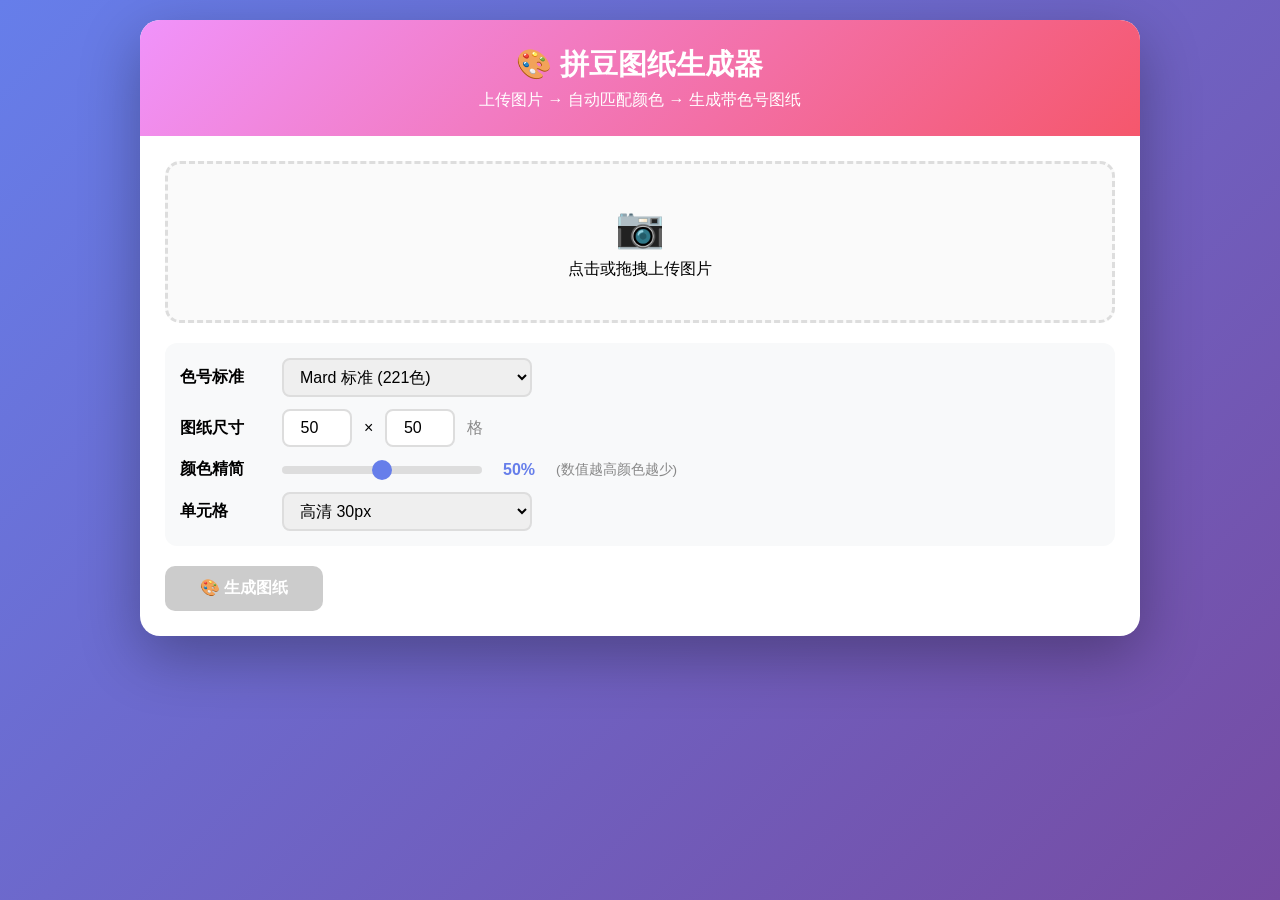
<file: perler-pattern-generator/web/index-simple.html>
<!DOCTYPE html>
<html lang="zh-CN">
<head>
    <meta charset="UTF-8">
    <meta name="viewport" content="width=device-width, initial-scale=1.0">
    <title>拼豆图纸生成器</title>
    <style>
        * { margin: 0; padding: 0; box-sizing: border-box; }
        body {
            font-family: -apple-system, BlinkMacSystemFont, 'Segoe UI', Roboto, sans-serif;
            background: linear-gradient(135deg, #667eea 0%, #764ba2 100%);
            min-height: 100vh;
            padding: 20px;
        }
        .container {
            max-width: 1000px;
            margin: 0 auto;
            background: white;
            border-radius: 20px;
            box-shadow: 0 20px 60px rgba(0, 0, 0, 0.3);
            overflow: hidden;
        }
        header {
            background: linear-gradient(135deg, #f093fb 0%, #f5576c 100%);
            padding: 25px;
            text-align: center;
            color: white;
        }
        header h1 { font-size: 1.8rem; margin-bottom: 5px; }
        main { padding: 25px; }
        
        .upload-area {
            border: 3px dashed #ddd;
            border-radius: 15px;
            padding: 40px 20px;
            text-align: center;
            cursor: pointer;
            background: #fafafa;
            margin-bottom: 20px;
            transition: all 0.3s;
        }
        .upload-area:hover { border-color: #667eea; background: #f0f0ff; }
        .upload-area.has-image { padding: 15px; }
        .upload-area input { display: none; }
        .upload-area .icon { font-size: 2.5rem; margin-bottom: 8px; }
        .preview-img { max-width: 100%; max-height: 250px; border-radius: 8px; }
        
        .settings {
            background: #f8f9fa;
            border-radius: 12px;
            padding: 15px;
            margin-bottom: 20px;
        }
        .setting-row {
            display: flex;
            align-items: center;
            gap: 12px;
            margin-bottom: 12px;
            flex-wrap: wrap;
        }
        .setting-row:last-child { margin-bottom: 0; }
        .setting-row label { font-weight: 600; min-width: 90px; }
        .setting-row select, .setting-row input[type="number"] {
            padding: 8px 12px;
            border: 2px solid #ddd;
            border-radius: 8px;
            font-size: 1rem;
        }
        .setting-row input[type="number"] { width: 70px; text-align: center; }
        .setting-row select { flex: 1; max-width: 250px; }
        
        .slider-row {
            align-items: center;
        }
        .slider-row input[type="range"] {
            flex: 1;
            max-width: 200px;
            height: 8px;
            -webkit-appearance: none;
            background: #ddd;
            border-radius: 4px;
            outline: none;
        }
        .slider-row input[type="range"]::-webkit-slider-thumb {
            -webkit-appearance: none;
            width: 20px;
            height: 20px;
            background: #667eea;
            border-radius: 50%;
            cursor: pointer;
        }
        .slider-value {
            min-width: 50px;
            text-align: center;
            font-weight: bold;
            color: #667eea;
        }
        
        .btn {
            padding: 12px 35px;
            border: none;
            border-radius: 10px;
            font-size: 1rem;
            font-weight: 600;
            cursor: pointer;
            transition: all 0.3s;
        }
        .btn-primary {
            background: linear-gradient(135deg, #667eea 0%, #764ba2 100%);
            color: white;
        }
        .btn-primary:hover { transform: translateY(-2px); box-shadow: 0 5px 15px rgba(102, 126, 234, 0.4); }
        .btn-primary:disabled { background: #ccc; cursor: not-allowed; transform: none; }
        .btn-secondary { background: #eee; color: #333; }
        .btn-secondary:hover { background: #ddd; }
        
        .result { display: none; margin-top: 25px; }
        .result.show { display: block; }
        .result h2 { margin-bottom: 15px; font-size: 1.3rem; }
        
        .canvas-container {
            overflow: auto;
            border: 2px solid #ddd;
            border-radius: 10px;
            padding: 10px;
            background: white;
            max-height: 70vh;
        }
        #patternCanvas { display: block; }
        
        .material-list {
            background: #f8f9fa;
            border-radius: 12px;
            padding: 15px;
            margin-top: 15px;
        }
        .material-list h3 { margin-bottom: 12px; }
        .material-stats { margin-bottom: 12px; }
        .material-items {
            display: grid;
            grid-template-columns: repeat(auto-fill, minmax(120px, 1fr));
            gap: 8px;
            max-height: 200px;
            overflow-y: auto;
        }
        .material-item {
            display: flex;
            align-items: center;
            gap: 6px;
            padding: 6px;
            background: white;
            border-radius: 6px;
            font-size: 0.9rem;
        }
        .color-swatch {
            width: 20px;
            height: 20px;
            border-radius: 3px;
            border: 1px solid #ddd;
            flex-shrink: 0;
        }
        
        .export-btns { margin-top: 15px; display: flex; gap: 12px; flex-wrap: wrap; }
        
        .loading {
            position: fixed;
            top: 0; left: 0; right: 0; bottom: 0;
            background: rgba(255,255,255,0.95);
            display: none;
            flex-direction: column;
            align-items: center;
            justify-content: center;
            z-index: 1000;
        }
        .loading.show { display: flex; }
        .spinner {
            width: 40px; height: 40px;
            border: 4px solid #f3f3f3;
            border-top: 4px solid #667eea;
            border-radius: 50%;
            animation: spin 1s linear infinite;
        }
        @keyframes spin { 0% { transform: rotate(0deg); } 100% { transform: rotate(360deg); } }
        .loading p { margin-top: 15px; color: #666; }
    </style>
</head>
<body>
    <div class="container">
        <header>
            <h1>🎨 拼豆图纸生成器</h1>
            <p>上传图片 → 自动匹配颜色 → 生成带色号图纸</p>
        </header>
        
        <main>
            <div class="upload-area" id="uploadArea">
                <div class="icon">📷</div>
                <p>点击或拖拽上传图片</p>
                <input type="file" id="fileInput" accept="image/*">
            </div>
            
            <div class="settings">
                <div class="setting-row">
                    <label>色号标准</label>
                    <select id="brandSelect"></select>
                </div>
                <div class="setting-row">
                    <label>图纸尺寸</label>
                    <input type="number" id="widthInput" value="50" min="10" max="200">
                    <span>×</span>
                    <input type="number" id="heightInput" value="50" min="10" max="200">
                    <span style="color:#888">格</span>
                </div>
                <div class="setting-row slider-row">
                    <label>颜色精简</label>
                    <input type="range" id="simplifySlider" min="0" max="100" value="50">
                    <span class="slider-value" id="simplifyValue">50%</span>
                    <span style="color:#888; font-size: 0.85rem;">(数值越高颜色越少)</span>
                </div>
                <div class="setting-row">
                    <label>单元格</label>
                    <select id="cellSizeSelect">
                        <option value="20">标准 20px</option>
                        <option value="25">较大 25px</option>
                        <option value="30" selected>高清 30px</option>
                        <option value="40">超清 40px</option>
                    </select>
                </div>
            </div>
            
            <button class="btn btn-primary" id="generateBtn" disabled>🎨 生成图纸</button>
            
            <div class="result" id="result">
                <h2>📄 生成结果</h2>
                <div class="canvas-container">
                    <canvas id="patternCanvas"></canvas>
                </div>
                
                <div class="material-list">
                    <h3>📋 材料清单</h3>
                    <div class="material-stats">
                        总珠数: <strong id="totalBeads">0</strong> 颗
                        <span style="margin-left:20px">颜色数: <strong id="colorCount">0</strong> 种</span>
                    </div>
                    <div class="material-items" id="materialItems"></div>
                </div>
                
                <div class="export-btns">
                    <button class="btn btn-secondary" id="downloadBtn">📥 下载图纸</button>
                    <button class="btn btn-secondary" id="copyBtn">📋 复制清单</button>
                </div>
            </div>
        </main>
    </div>
    
    <div class="loading" id="loading">
        <div class="spinner"></div>
        <p>正在生成图纸...</p>
    </div>

<script>
// ============ 完整的 MARD 221色库 ============
const MARD_COLORS = [
    // A系列 - 黄色/橙色系 (26色)
    {code:'A1', hex:'#FAF5CD'}, {code:'A2', hex:'#FCFED6'}, {code:'A3', hex:'#FCFF92'}, 
    {code:'A4', hex:'#F7EC5C'}, {code:'A5', hex:'#F0D83A'}, {code:'A6', hex:'#FDA951'}, 
    {code:'A7', hex:'#FA8C4F'}, {code:'A8', hex:'#FBDA4D'}, {code:'A9', hex:'#F79D5F'}, 
    {code:'A10', hex:'#F47E38'}, {code:'A11', hex:'#FEDB99'}, {code:'A12', hex:'#FDA276'}, 
    {code:'A13', hex:'#FEC667'}, {code:'A14', hex:'#F75842'}, {code:'A15', hex:'#FBF65E'}, 
    {code:'A16', hex:'#FEFF97'}, {code:'A17', hex:'#FDE173'}, {code:'A18', hex:'#FCBF80'}, 
    {code:'A19', hex:'#FD7E77'}, {code:'A20', hex:'#F9D666'}, {code:'A21', hex:'#FAE393'}, 
    {code:'A22', hex:'#EDF878'}, {code:'A23', hex:'#E4C8BA'}, {code:'A24', hex:'#F3F6A9'}, 
    {code:'A25', hex:'#FDF785'}, {code:'A26', hex:'#FFC734'},
    
    // B系列 - 绿色系 (32色)
    {code:'B1', hex:'#DFF13B'}, {code:'B2', hex:'#64F343'}, {code:'B3', hex:'#A1F586'}, 
    {code:'B4', hex:'#5FDF34'}, {code:'B5', hex:'#39E158'}, {code:'B6', hex:'#64E0A4'}, 
    {code:'B7', hex:'#3EAE7C'}, {code:'B8', hex:'#1D9B54'}, {code:'B9', hex:'#2A5037'}, 
    {code:'B10', hex:'#9AD1BA'}, {code:'B11', hex:'#627032'}, {code:'B12', hex:'#1A6E3D'}, 
    {code:'B13', hex:'#C8E87D'}, {code:'B14', hex:'#ABE84F'}, {code:'B15', hex:'#305335'}, 
    {code:'B16', hex:'#C0ED9C'}, {code:'B17', hex:'#9EB33E'}, {code:'B18', hex:'#E6ED4F'}, 
    {code:'B19', hex:'#26B78E'}, {code:'B20', hex:'#CBECF5'}, {code:'B21', hex:'#18616A'}, 
    {code:'B22', hex:'#0A4241'}, {code:'B23', hex:'#343B1A'}, {code:'B24', hex:'#E8FAA6'}, 
    {code:'B25', hex:'#4E846D'}, {code:'B26', hex:'#907C35'}, {code:'B27', hex:'#D0E0AF'}, 
    {code:'B28', hex:'#9EE5BB'}, {code:'B29', hex:'#C6DF5F'}, {code:'B30', hex:'#E3FBB1'}, 
    {code:'B31', hex:'#B4E691'}, {code:'B32', hex:'#92AD60'},
    
    // C系列 - 蓝色/青色系 (29色)
    {code:'C1', hex:'#F0FEE4'}, {code:'C2', hex:'#ABF8FE'}, {code:'C3', hex:'#A2E0F7'}, 
    {code:'C4', hex:'#44CDFB'}, {code:'C5', hex:'#06AADF'}, {code:'C6', hex:'#54A7E9'}, 
    {code:'C7', hex:'#3977CA'}, {code:'C8', hex:'#0F52BD'}, {code:'C9', hex:'#3349C3'}, 
    {code:'C10', hex:'#3CBCE3'}, {code:'C11', hex:'#2ADED3'}, {code:'C12', hex:'#1E334E'}, 
    {code:'C13', hex:'#CDE7FE'}, {code:'C14', hex:'#D5FCF7'}, {code:'C15', hex:'#21C5C4'}, 
    {code:'C16', hex:'#1858A2'}, {code:'C17', hex:'#02D1F3'}, {code:'C18', hex:'#213244'}, 
    {code:'C19', hex:'#18869D'}, {code:'C20', hex:'#1A70A9'}, {code:'C21', hex:'#BCDDFC'}, 
    {code:'C22', hex:'#6BB1BB'}, {code:'C23', hex:'#C8E2FD'}, {code:'C24', hex:'#7EC5F9'}, 
    {code:'C25', hex:'#A9E8E0'}, {code:'C26', hex:'#42ADCF'}, {code:'C27', hex:'#D0DEF9'}, 
    {code:'C28', hex:'#BDCEE8'}, {code:'C29', hex:'#364A89'},
    
    // D系列 - 紫色系 (26色)
    {code:'D1', hex:'#ACB7EF'}, {code:'D2', hex:'#868DD3'}, {code:'D3', hex:'#3554AF'}, 
    {code:'D4', hex:'#162D7B'}, {code:'D5', hex:'#B34EC6'}, {code:'D6', hex:'#B37BDC'}, 
    {code:'D7', hex:'#8758A9'}, {code:'D8', hex:'#E3D2FE'}, {code:'D9', hex:'#D5B9F4'}, 
    {code:'D10', hex:'#301A49'}, {code:'D11', hex:'#BEB9E2'}, {code:'D12', hex:'#DC99CE'}, 
    {code:'D13', hex:'#B5038D'}, {code:'D14', hex:'#862993'}, {code:'D15', hex:'#2F1F8C'}, 
    {code:'D16', hex:'#E2E4F0'}, {code:'D17', hex:'#C7D3F9'}, {code:'D18', hex:'#9A64B8'}, 
    {code:'D19', hex:'#D8C2D9'}, {code:'D20', hex:'#9A35AD'}, {code:'D21', hex:'#940595'}, 
    {code:'D22', hex:'#38389A'}, {code:'D23', hex:'#EADBF8'}, {code:'D24', hex:'#768AE1'}, 
    {code:'D25', hex:'#4950C2'}, {code:'D26', hex:'#D6C6EB'},
    
    // E系列 - 粉色系 (25色)
    {code:'E1', hex:'#F6D4CB'}, {code:'E2', hex:'#FCC1DD'}, {code:'E3', hex:'#F6BDE8'}, 
    {code:'E4', hex:'#E8649E'}, {code:'E5', hex:'#F0569F'}, {code:'E6', hex:'#EB4172'}, 
    {code:'E7', hex:'#C53674'}, {code:'E8', hex:'#FDDBE9'}, {code:'E9', hex:'#E376C7'}, 
    {code:'E10', hex:'#D13B95'}, {code:'E11', hex:'#F7DAD4'}, {code:'E12', hex:'#F693BF'}, 
    {code:'E13', hex:'#B5026A'}, {code:'E14', hex:'#FAD4BF'}, {code:'E15', hex:'#F5C9CA'}, 
    {code:'E16', hex:'#FBF4EC'}, {code:'E17', hex:'#F7E3EC'}, {code:'E18', hex:'#F9C8DB'}, 
    {code:'E19', hex:'#F6BBD1'}, {code:'E20', hex:'#D7C6CE'}, {code:'E21', hex:'#C09DA4'}, 
    {code:'E22', hex:'#B38C9F'}, {code:'E23', hex:'#A66882'}, {code:'E24', hex:'#7F3D5D'}, 
    {code:'E25', hex:'#842A50'},
    
    // F系列 - 红色系 (18色)
    {code:'F1', hex:'#F71F46'}, {code:'F2', hex:'#C81C3C'}, {code:'F3', hex:'#A6182F'}, 
    {code:'F4', hex:'#7C0D24'}, {code:'F5', hex:'#DD5C72'}, {code:'F6', hex:'#C64A5B'}, 
    {code:'F7', hex:'#AD3645'}, {code:'F8', hex:'#6B1E25'}, {code:'F9', hex:'#EE8A9C'}, 
    {code:'F10', hex:'#D56E7F'}, {code:'F11', hex:'#9C4853'}, {code:'F12', hex:'#BC4758'}, 
    {code:'F13', hex:'#FFCFD7'}, {code:'F14', hex:'#E8A0AB'}, {code:'F15', hex:'#C77B88'}, 
    {code:'F16', hex:'#803B45'}, {code:'F17', hex:'#BA4F5C'}, {code:'F18', hex:'#6C333B'},
    
    // G系列 - 灰色/棕色系 (20色)
    {code:'G1', hex:'#F2F2F2'}, {code:'G2', hex:'#E5E5E5'}, {code:'G3', hex:'#C8C8C8'}, 
    {code:'G4', hex:'#A0A0A0'}, {code:'G5', hex:'#7A7A7A'}, {code:'G6', hex:'#5A5A5A'}, 
    {code:'G7', hex:'#3A3A3A'}, {code:'G8', hex:'#1E1E1E'}, {code:'G9', hex:'#F5E6D3'}, 
    {code:'G10', hex:'#E8C9A8'}, {code:'G11', hex:'#D4A574'}, {code:'G12', hex:'#B8865A'}, 
    {code:'G13', hex:'#966B42'}, {code:'G14', hex:'#6B4A30'}, {code:'G15', hex:'#4A3322'}, 
    {code:'G16', hex:'#2E1F15'}, {code:'G17', hex:'#8B5E3C'}, {code:'G18', hex:'#6D442A'}, 
    {code:'G19', hex:'#4D2F1A'}, {code:'G20', hex:'#DC9A6C'},
    
    // H系列 - 特殊色 (16色)
    {code:'H1', hex:'#FFE4B5'}, {code:'H2', hex:'#FFC875'}, {code:'H3', hex:'#FFA935'}, 
    {code:'H4', hex:'#E88A1A'}, {code:'H5', hex:'#C06B0C'}, {code:'H6', hex:'#8B4B0A'}, 
    {code:'H7', hex:'#000000'}, {code:'H8', hex:'#FFEFD5'}, {code:'H9', hex:'#F5DEB3'}, 
    {code:'H10', hex:'#DEB887'}, {code:'H11', hex:'#D2B48C'}, {code:'H12', hex:'#BC8F8F'}, 
    {code:'H13', hex:'#A9A9A9'}, {code:'H14', hex:'#808080'}, {code:'H15', hex:'#696969'}, 
    {code:'H16', hex:'#4B4B4B'},
    
    // 补充到221色 (29色)
    {code:'I1', hex:'#FFFFF0'}, {code:'I2', hex:'#FFFACD'}, {code:'I3', hex:'#FFE4E1'}, 
    {code:'I4', hex:'#F0FFF0'}, {code:'I5', hex:'#F0FFFF'}, {code:'I6', hex:'#F5F5DC'}, 
    {code:'I7', hex:'#FFF8DC'}, {code:'I8', hex:'#E6E6FA'}, {code:'I9', hex:'#FFEFD5'}, 
    {code:'I10', hex:'#FFF5EE'}, {code:'I11', hex:'#FAEBD7'}, {code:'I12', hex:'#F5F5F5'}, 
    {code:'I13', hex:'#DCDCDC'}, {code:'I14', hex:'#D3D3D3'}, {code:'I15', hex:'#C0C0C0'}, 
    {code:'I16', hex:'#A9A9A9'}, {code:'I17', hex:'#696969'}, {code:'I18', hex:'#778899'}, 
    {code:'I19', hex:'#708090'}, {code:'I20', hex:'#2F4F4F'}, {code:'I21', hex:'#556B2F'}, 
    {code:'I22', hex:'#8B4513'}, {code:'I23', hex:'#A0522D'}, {code:'I24', hex:'#D2691E'}, 
    {code:'I25', hex:'#CD853F'}, {code:'I26', hex:'#F4A460'}, {code:'I27', hex:'#DEB887'}, 
    {code:'I28', hex:'#D2B48C'}, {code:'I29', hex:'#BC8F8F'}
];

// Perler 57色
const PERLER_COLORS = [
    {code:'P01', hex:'#F1F1F1'}, {code:'P02', hex:'#E0DEA9'}, {code:'P03', hex:'#ECD800'}, 
    {code:'P04', hex:'#ED6120'}, {code:'P05', hex:'#F01820'}, {code:'P06', hex:'#DD669B'}, 
    {code:'P07', hex:'#604089'}, {code:'P08', hex:'#2B3F87'}, {code:'P09', hex:'#3370C0'}, 
    {code:'P10', hex:'#1C753E'}, {code:'P11', hex:'#56BA9F'}, {code:'P12', hex:'#513931'}, 
    {code:'P13', hex:'#8A8D91'}, {code:'P14', hex:'#2E2F32'}, {code:'P15', hex:'#8C372C'}, 
    {code:'P16', hex:'#815D34'}, {code:'P17', hex:'#EEBAB2'}, {code:'P18', hex:'#BC9371'}, 
    {code:'P19', hex:'#F22A7B'}, {code:'P20', hex:'#DCE002'}, {code:'P21', hex:'#FF7700'}, 
    {code:'P22', hex:'#019E43'}, {code:'P23', hex:'#FF3991'}, {code:'P24', hex:'#5390D1'}, 
    {code:'P25', hex:'#76C882'}, {code:'P26', hex:'#8A72C1'}, {code:'P27', hex:'#FEF875'}, 
    {code:'P28', hex:'#F1AA0C'}, {code:'P29', hex:'#93C8D4'}, {code:'P30', hex:'#FF3851'}, 
    {code:'P31', hex:'#A24B9C'}, {code:'P32', hex:'#6CBE13'}, {code:'P33', hex:'#2B89C6'}, 
    {code:'P34', hex:'#FF8285'}, {code:'P35', hex:'#647CBE'}, {code:'P36', hex:'#BEC696'}, 
    {code:'P37', hex:'#F6B3DD'}, {code:'P38', hex:'#4FAD42'}, {code:'P39', hex:'#EEE3CF'}, 
    {code:'P40', hex:'#AD98D4'}, {code:'P41', hex:'#E44892'}, {code:'P42', hex:'#BB7634'}, 
    {code:'P43', hex:'#A53061'}, {code:'P44', hex:'#D48437'}, {code:'P45', hex:'#067C81'}, 
    {code:'P46', hex:'#4D5156'}, {code:'P47', hex:'#8297D9'}, {code:'P48', hex:'#801922'}, 
    {code:'P49', hex:'#BDDA01'}, {code:'P50', hex:'#E4B690'}, {code:'P51', hex:'#F97E79'}, 
    {code:'P52', hex:'#7AAEA2'}, {code:'P53', hex:'#84B791'}, {code:'P54', hex:'#CAC033'}, 
    {code:'P55', hex:'#D7A8A2'}, {code:'P56', hex:'#777B81'}, {code:'P57', hex:'#114938'}
];

// Hama 53色
const HAMA_COLORS = [
    {code:'H01', hex:'#ECEDED'}, {code:'H02', hex:'#F0E8B9'}, {code:'H03', hex:'#F0B901'}, 
    {code:'H04', hex:'#E64F27'}, {code:'H05', hex:'#B63136'}, {code:'H06', hex:'#E1889F'}, 
    {code:'H07', hex:'#694A82'}, {code:'H08', hex:'#2C4690'}, {code:'H09', hex:'#305CB0'}, 
    {code:'H10', hex:'#256847'}, {code:'H11', hex:'#49AE89'}, {code:'H12', hex:'#534137'}, 
    {code:'H17', hex:'#83888A'}, {code:'H18', hex:'#2E2F31'}, {code:'H20', hex:'#7F332A'}, 
    {code:'H21', hex:'#A5693F'}, {code:'H22', hex:'#A52D36'}, {code:'H26', hex:'#DE9B90'}, 
    {code:'H27', hex:'#DEB48B'}, {code:'H28', hex:'#363F38'}, {code:'H29', hex:'#B9395E'}, 
    {code:'H30', hex:'#592F38'}, {code:'H31', hex:'#6797AE'}, {code:'H33', hex:'#FF3956'}, 
    {code:'H43', hex:'#F0EA37'}, {code:'H44', hex:'#EE6972'}, {code:'H45', hex:'#886DB9'}, 
    {code:'H46', hex:'#629ED7'}, {code:'H47', hex:'#83CB70'}, {code:'H48', hex:'#CF70B7'}, 
    {code:'H49', hex:'#4998BC'}, {code:'H60', hex:'#F49422'}, {code:'H70', hex:'#B6B6D4'}, 
    {code:'H71', hex:'#464541'}, {code:'H75', hex:'#BF7B4D'}, {code:'H76', hex:'#663317'}, 
    {code:'H77', hex:'#EDE7DF'}, {code:'H78', hex:'#FFC99A'}, {code:'H79', hex:'#F08643'}, 
    {code:'H82', hex:'#962F5C'}, {code:'H83', hex:'#0178A4'}, {code:'H84', hex:'#8B924C'}, 
    {code:'H95', hex:'#F8CCE0'}, {code:'H96', hex:'#D4B1E3'}, {code:'H97', hex:'#A2D3FE'}, 
    {code:'H98', hex:'#9ADBB1'}, {code:'H101', hex:'#A9C39B'}, {code:'H102', hex:'#356B2D'}, 
    {code:'H103', hex:'#FFE660'}, {code:'H104', hex:'#BCD122'}, {code:'H105', hex:'#FFAC78'}, 
    {code:'H106', hex:'#CCC5ED'}, {code:'H107', hex:'#6A87C1'}
];

// 颜色库
const PALETTES = {
    'Mard': { name: 'Mard 标准', colors: MARD_COLORS },
    'Perler': { name: 'Perler', colors: PERLER_COLORS },
    'Hama': { name: 'Hama', colors: HAMA_COLORS }
};

// ============ 全局变量 ============
let currentImage = null;
let currentPalette = MARD_COLORS;

// ============ 初始化 ============
document.addEventListener('DOMContentLoaded', () => {
    initBrandSelect();
    initUpload();
    initButtons();
    initSlider();
});

function initBrandSelect() {
    const select = document.getElementById('brandSelect');
    for (const [id, brand] of Object.entries(PALETTES)) {
        const opt = document.createElement('option');
        opt.value = id;
        opt.textContent = `${brand.name} (${brand.colors.length}色)`;
        select.appendChild(opt);
    }
    select.onchange = () => currentPalette = PALETTES[select.value].colors;
}

function initSlider() {
    const slider = document.getElementById('simplifySlider');
    const value = document.getElementById('simplifyValue');
    slider.oninput = () => {
        value.textContent = slider.value + '%';
    };
}

function initUpload() {
    const area = document.getElementById('uploadArea');
    const input = document.getElementById('fileInput');
    
    area.onclick = () => input.click();
    area.ondragover = e => { e.preventDefault(); area.style.borderColor = '#667eea'; };
    area.ondragleave = () => area.style.borderColor = '#ddd';
    area.ondrop = e => {
        e.preventDefault();
        area.style.borderColor = '#ddd';
        if (e.dataTransfer.files[0]) loadImage(e.dataTransfer.files[0]);
    };
    input.onchange = e => e.target.files[0] && loadImage(e.target.files[0]);
}

function loadImage(file) {
    const reader = new FileReader();
    reader.onload = e => {
        const img = new Image();
        img.onload = () => {
            currentImage = img;
            const area = document.getElementById('uploadArea');
            area.className = 'upload-area has-image';
            area.innerHTML = `<img src="${e.target.result}" class="preview-img"><input type="file" id="fileInput" accept="image/*" style="display:none">`;
            document.getElementById('generateBtn').disabled = false;
        };
        img.src = e.target.result;
    };
    reader.readAsDataURL(file);
}

function initButtons() {
    document.getElementById('generateBtn').onclick = generate;
    document.getElementById('downloadBtn').onclick = download;
    document.getElementById('copyBtn').onclick = copyList;
}

// ============ 核心算法 ============

// 解析颜色为RGB
function parseColor(hex) {
    const h = hex.replace('#', '');
    return [parseInt(h.substr(0,2), 16), parseInt(h.substr(2,2), 16), parseInt(h.substr(4,2), 16)];
}

// 初始化颜色库RGB值
function initPaletteRGB(palette) {
    palette.forEach(c => {
        if (!c.rgb) c.rgb = parseColor(c.hex);
    });
}

// 计算颜色距离
function colorDistance(c1, c2) {
    return Math.sqrt(
        (c1[0]-c2[0])**2 + (c1[1]-c2[1])**2 + (c1[2]-c2[2])**2
    );
}

// 像素化
function pixelate(img, w, h) {
    const canvas = document.createElement('canvas');
    canvas.width = w;
    canvas.height = h;
    const ctx = canvas.getContext('2d');
    ctx.fillStyle = '#fff';
    ctx.fillRect(0, 0, w, h);
    
    const ratio = img.width / img.height;
    const targetRatio = w / h;
    let dw, dh, ox, oy;
    if (ratio > targetRatio) {
        dw = w;
        dh = Math.round(w / ratio);
        ox = 0;
        oy = Math.round((h - dh) / 2);
    } else {
        dh = h;
        dw = Math.round(h * ratio);
        ox = Math.round((w - dw) / 2);
        oy = 0;
    }
    
    ctx.drawImage(img, ox, oy, dw, dh);
    return ctx.getImageData(0, 0, w, h);
}

// 颜色精简：合并相近颜色
function simplifyPalette(palette, threshold) {
    if (threshold <= 0) return palette;
    
    const groups = [];
    const used = new Set();
    
    // 对颜色按亮度排序
    const sorted = [...palette].sort((a, b) => {
        const la = a.rgb[0] * 0.299 + a.rgb[1] * 0.587 + a.rgb[2] * 0.114;
        const lb = b.rgb[0] * 0.299 + b.rgb[1] * 0.587 + b.rgb[2] * 0.114;
        return la - lb;
    });
    
    // 分组相近颜色
    for (const color of sorted) {
        if (used.has(color.code)) continue;
        
        const group = [color];
        used.add(color.code);
        
        for (const other of sorted) {
            if (used.has(other.code)) continue;
            if (colorDistance(color.rgb, other.rgb) < threshold) {
                group.push(other);
                used.add(other.code);
            }
        }
        groups.push(group);
    }
    
    // 每组取代表色
    return groups.map(group => {
        // 取中间亮度的颜色
        group.sort((a, b) => {
            const la = a.rgb[0] * 0.299 + a.rgb[1] * 0.587 + a.rgb[2] * 0.114;
            const lb = b.rgb[0] * 0.299 + b.rgb[1] * 0.587 + b.rgb[2] * 0.114;
            return la - lb;
        });
        return group[Math.floor(group.length / 2)];
    });
}

// 找最近颜色
function findColor(r, g, b, palette) {
    if (r > 250 && g > 250 && b > 250) return null;
    
    const rgb = [r, g, b];
    let min = Infinity, best = palette[0];
    
    for (const c of palette) {
        const d = colorDistance(rgb, c.rgb);
        if (d < min) { min = d; best = c; }
    }
    return best;
}

// 匹配颜色并应用区域平滑
function matchColors(data, palette, simplifyLevel) {
    const w = data.width, h = data.height;
    
    // 颜色精简
    const threshold = simplifyLevel * 2.5; // 0-250 的阈值范围
    const simplifiedPalette = simplifyPalette(palette, threshold);
    console.log(`颜色精简: ${palette.length} → ${simplifiedPalette.length} 色`);
    
    const map = [], count = {};
    
    // 第一次遍历：基础匹配
    for (let i = 0; i < data.data.length; i += 4) {
        const c = findColor(data.data[i], data.data[i+1], data.data[i+2], simplifiedPalette);
        map.push(c);
    }
    
    // 第二次遍历：减少跳色（相邻颜色合并）
    const newMap = [...map];
    for (let y = 1; y < h - 1; y++) {
        for (let x = 1; x < w - 1; x++) {
            const idx = y * w + x;
            const current = map[idx];
            if (!current) continue;
            
            // 检查周围8格
            const neighbors = [
                map[(y-1)*w + x-1], map[(y-1)*w + x], map[(y-1)*w + x+1],
                map[y*w + x-1], map[y*w + x+1],
                map[(y+1)*w + x-1], map[(y+1)*w + x], map[(y+1)*w + x+1]
            ].filter(c => c);
            
            if (neighbors.length === 0) continue;
            
            // 统计邻居颜色
            const neighborCount = {};
            neighbors.forEach(c => {
                neighborCount[c.code] = (neighborCount[c.code] || 0) + 1;
            });
            
            // 找最多的邻居颜色
            const sorted = Object.entries(neighborCount).sort((a, b) => b[1] - a[1]);
            const dominant = sorted[0];
            
            // 如果当前颜色只出现1次且与主流邻居颜色接近，则换成主流颜色
            if (dominant && dominant[1] >= 4 && current.code !== dominant[0]) {
                const dominantColor = simplifiedPalette.find(c => c.code === dominant[0]);
                if (dominantColor && colorDistance(current.rgb, dominantColor.rgb) < 80) {
                    newMap[idx] = dominantColor;
                }
            }
        }
    }
    
    // 统计颜色
    newMap.forEach(c => {
        if (c) count[c.code] = (count[c.code] || 0) + 1;
    });
    
    return { map: newMap, count, w, h, usedPalette: simplifiedPalette };
}

// 绘制图纸
function drawPattern(map, count, w, h, size, palette) {
    const margin = 30;
    const canvas = document.createElement('canvas');
    canvas.width = w * size + margin;
    canvas.height = h * size + margin;
    const ctx = canvas.getContext('2d');
    
    ctx.fillStyle = '#fff';
    ctx.fillRect(0, 0, canvas.width, canvas.height);
    
    // 坐标
    ctx.fillStyle = '#333';
    ctx.font = 'bold 10px Arial';
    ctx.textAlign = 'center';
    ctx.textBaseline = 'middle';
    for (let x = 0; x < w; x += 5) ctx.fillText(x+1, margin + x*size + size/2, margin/2);
    ctx.textAlign = 'right';
    for (let y = 0; y < h; y += 5) ctx.fillText(y+1, margin - 6, margin + y*size + size/2);
    
    // 色块（先填充颜色，再统一画网格线）
    for (let y = 0; y < h; y++) {
        for (let x = 0; x < w; x++) {
            const c = map[y * w + x];
            const px = margin + x * size;
            const py = margin + y * size;
            
            ctx.fillStyle = c ? c.hex : '#ffffff';
            ctx.fillRect(px, py, size, size);
        }
    }
    
    // 绘制统一的网格线（清晰描边）
    ctx.strokeStyle = '#000000';
    ctx.lineWidth = 1;
    for (let x = 0; x <= w; x++) {
        ctx.beginPath();
        ctx.moveTo(margin + x * size, margin);
        ctx.lineTo(margin + x * size, margin + h * size);
        ctx.stroke();
    }
    for (let y = 0; y <= h; y++) {
        ctx.beginPath();
        ctx.moveTo(margin, margin + y * size);
        ctx.lineTo(margin + w * size, margin + y * size);
        ctx.stroke();
    }
    
    // 色号标注
    if (size >= 20) {
        ctx.textAlign = 'center';
        ctx.textBaseline = 'middle';
        for (let y = 0; y < h; y++) {
            for (let x = 0; x < w; x++) {
                const c = map[y * w + x];
                if (!c) continue;
                
                const px = margin + x * size + size/2;
                const py = margin + y * size + size/2;
                
                // 根据亮度选择文字颜色
                const brightness = c.rgb[0] * 0.299 + c.rgb[1] * 0.587 + c.rgb[2] * 0.114;
                ctx.fillStyle = brightness > 128 ? '#000' : '#fff';
                ctx.font = `bold ${Math.max(7, size/3)}px Arial`;
                ctx.fillText(c.code, px, py);
            }
        }
    }
    
    // 10格粗线
    ctx.strokeStyle = '#333333';
    ctx.lineWidth = 2;
    for (let x = 10; x < w; x += 10) {
        ctx.beginPath();
        ctx.moveTo(margin + x*size, margin);
        ctx.lineTo(margin + x*size, margin + h*size);
        ctx.stroke();
    }
    for (let y = 10; y < h; y += 10) {
        ctx.beginPath();
        ctx.moveTo(margin, margin + y*size);
        ctx.lineTo(margin + w*size, margin + y*size);
        ctx.stroke();
    }
    
    // 边框
    ctx.lineWidth = 3;
    ctx.strokeRect(margin, margin, w*size, h*size);
    
    return canvas;
}

// ============ 生成 ============
function generate() {
    if (!currentImage) return;
    
    const w = +document.getElementById('widthInput').value || 50;
    const h = +document.getElementById('heightInput').value || 50;
    const size = +document.getElementById('cellSizeSelect').value || 30;
    const simplifyLevel = +document.getElementById('simplifySlider').value || 50;
    
    // 初始化颜色库RGB值
    initPaletteRGB(currentPalette);
    
    document.getElementById('loading').classList.add('show');
    
    requestAnimationFrame(() => {
        try {
            const data = pixelate(currentImage, w, h);
            const { map, count, usedPalette } = matchColors(data, currentPalette, simplifyLevel);
            const canvas = drawPattern(map, count, w, h, size, usedPalette);
            
            const display = document.getElementById('patternCanvas');
            display.width = canvas.width;
            display.height = canvas.height;
            display.getContext('2d').drawImage(canvas, 0, 0);
            display._canvas = canvas;
            display._count = count;
            display._palette = usedPalette;
            
            showMaterials(count, usedPalette);
            document.getElementById('result').classList.add('show');
            document.getElementById('result').scrollIntoView({ behavior: 'smooth' });
        } catch (e) {
            console.error(e);
            alert('生成失败: ' + e.message);
        }
        document.getElementById('loading').classList.remove('show');
    });
}

function showMaterials(count, palette) {
    const total = Object.values(count).reduce((a, b) => a + b, 0);
    document.getElementById('totalBeads').textContent = total;
    document.getElementById('colorCount').textContent = Object.keys(count).length;
    
    const sorted = Object.entries(count).sort((a, b) => b[1] - a[1]);
    document.getElementById('materialItems').innerHTML = sorted.map(([code, n]) => {
        const c = palette.find(x => x.code === code);
        return `<div class="material-item"><div class="color-swatch" style="background:${c?.hex||'#fff'}"></div><span>${code}</span><span>${n}</span></div>`;
    }).join('');
}

function download() {
    const canvas = document.getElementById('patternCanvas')._canvas;
    if (!canvas) return;
    const link = document.createElement('a');
    link.download = `拼豆图纸_${new Date().toISOString().slice(0,10)}.png`;
    link.href = canvas.toDataURL('image/png');
    link.click();
}

function copyList() {
    const count = document.getElementById('patternCanvas')._count;
    if (!count) return;
    const total = Object.values(count).reduce((a, b) => a + b, 0);
    let text = `拼豆材料清单\n总珠数: ${total}\n颜色数: ${Object.keys(count).length}\n\n`;
    Object.entries(count).sort((a,b) => b[1]-a[1]).forEach(([c,n]) => text += `${c}: ${n}颗\n`);
    navigator.clipboard.writeText(text).then(() => alert('已复制'));
}
</script>
</body>
</html>
</file>
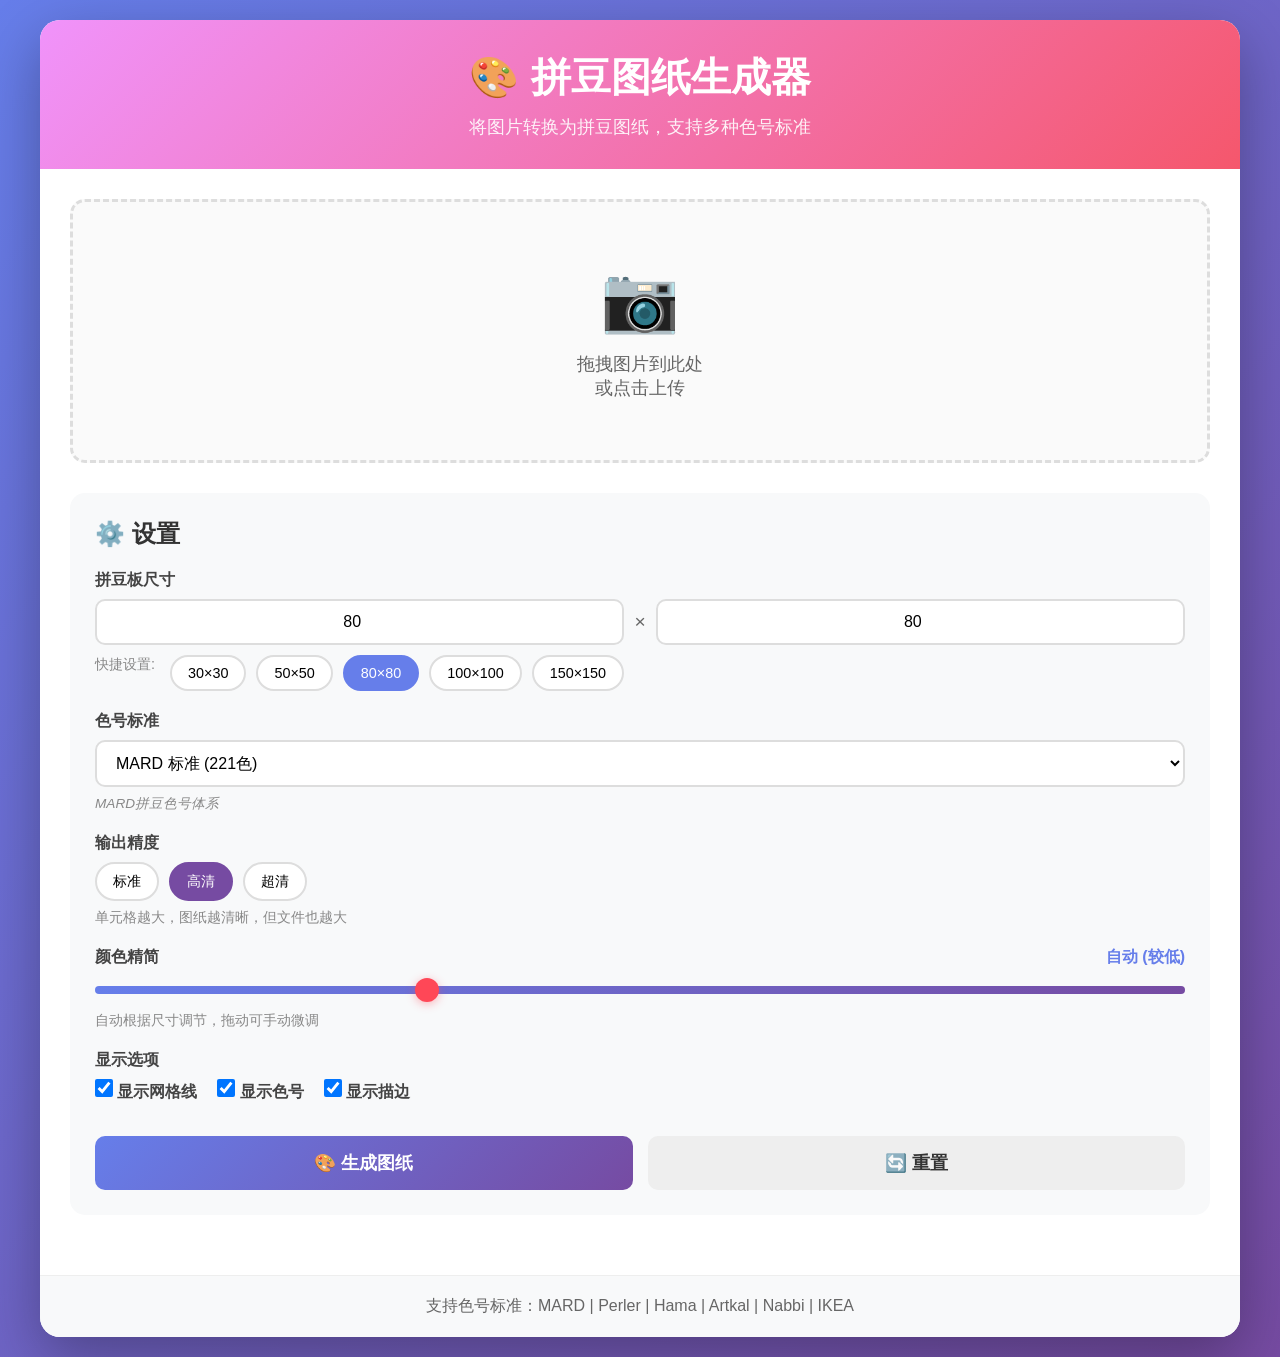
<file: perler-pattern-generator/web/index-standalone.html>
<!DOCTYPE html>
<html lang="zh-CN">
<head>
    <meta charset="UTF-8">
    <meta name="viewport" content="width=device-width, initial-scale=1.0">
    <title>拼豆图纸生成器</title>
    <style>
/* 全局样式 */
* {
    margin: 0;
    padding: 0;
    box-sizing: border-box;
}

body {
    font-family: -apple-system, BlinkMacSystemFont, 'Segoe UI', Roboto, 'Helvetica Neue', Arial, sans-serif;
    background: linear-gradient(135deg, #667eea 0%, #764ba2 100%);
    min-height: 100vh;
    padding: 20px;
}

.container {
    max-width: 1200px;
    margin: 0 auto;
    background: white;
    border-radius: 20px;
    box-shadow: 0 20px 60px rgba(0, 0, 0, 0.3);
    overflow: hidden;
}

/* 头部 */
header {
    background: linear-gradient(135deg, #f093fb 0%, #f5576c 100%);
    padding: 30px;
    text-align: center;
    color: white;
}

header h1 {
    font-size: 2.5rem;
    margin-bottom: 10px;
}

header .subtitle {
    font-size: 1.1rem;
    opacity: 0.9;
}

/* 主体 */
main {
    padding: 30px;
}

/* 上传区域 */
.upload-section {
    margin-bottom: 30px;
}

.upload-area {
    border: 3px dashed #ddd;
    border-radius: 15px;
    padding: 60px 20px;
    text-align: center;
    cursor: pointer;
    transition: all 0.3s ease;
    background: #fafafa;
}

.upload-area:hover {
    border-color: #667eea;
    background: #f0f0ff;
}

.upload-area.dragover {
    border-color: #667eea;
    background: #e0e0ff;
}

.upload-icon {
    font-size: 4rem;
    margin-bottom: 15px;
}

.upload-area p {
    color: #666;
    font-size: 1.1rem;
}

.preview-container {
    position: relative;
    text-align: center;
}

.preview-container img {
    max-width: 100%;
    max-height: 300px;
    border-radius: 10px;
    box-shadow: 0 5px 20px rgba(0, 0, 0, 0.1);
}

.btn-remove {
    position: absolute;
    top: 10px;
    right: 10px;
    width: 30px;
    height: 30px;
    border: none;
    border-radius: 50%;
    background: #ff4757;
    color: white;
    font-size: 1.2rem;
    cursor: pointer;
    transition: transform 0.2s;
}

.btn-remove:hover {
    transform: scale(1.1);
}

/* 设置区域 */
.settings-section {
    background: #f8f9fa;
    border-radius: 15px;
    padding: 25px;
    margin-bottom: 30px;
}

.settings-section h2 {
    margin-bottom: 20px;
    color: #333;
}

.setting-group {
    margin-bottom: 20px;
}

.setting-group label {
    display: block;
    margin-bottom: 8px;
    font-weight: 600;
    color: #444;
}

.select-input {
    width: 100%;
    padding: 12px 15px;
    border: 2px solid #ddd;
    border-radius: 10px;
    font-size: 1rem;
    background: white;
    cursor: pointer;
    transition: border-color 0.3s;
}

.select-input:focus {
    outline: none;
    border-color: #667eea;
}

.size-inputs {
    display: flex;
    align-items: center;
    gap: 10px;
    margin-bottom: 10px;
}

.size-inputs input {
    flex: 1;
    padding: 12px 15px;
    border: 2px solid #ddd;
    border-radius: 10px;
    font-size: 1rem;
    text-align: center;
}

.size-inputs input:focus {
    outline: none;
    border-color: #667eea;
}

.size-inputs span {
    font-size: 1.2rem;
    color: #666;
}

.preset-sizes {
    display: flex;
    gap: 10px;
    flex-wrap: wrap;
}

.size-btn {
    padding: 8px 16px;
    border: 2px solid #ddd;
    border-radius: 20px;
    background: white;
    cursor: pointer;
    font-size: 0.9rem;
    transition: all 0.3s;
}

.size-btn:hover {
    border-color: #667eea;
    background: #f0f0ff;
}

.size-btn.active {
    border-color: #667eea;
    background: #667eea;
    color: white;
}

.precision-btn {
    padding: 8px 16px;
    border: 2px solid #ddd;
    border-radius: 20px;
    background: white;
    cursor: pointer;
    font-size: 0.9rem;
    transition: all 0.3s;
}

.precision-btn:hover {
    border-color: #764ba2;
    background: #f5f0ff;
}

.precision-btn.active {
    border-color: #764ba2;
    background: #764ba2;
    color: white;
}

.hint {
    margin-top: 8px;
    font-size: 0.85rem;
    color: #888;
}

.checkbox-group {
    display: flex;
    gap: 20px;
}

.checkbox-label {
    display: flex;
    align-items: center;
    gap: 8px;
    cursor: pointer;
}

.checkbox-label input {
    width: 18px;
    height: 18px;
    cursor: pointer;
}

.button-group {
    display: flex;
    gap: 15px;
    margin-top: 25px;
}

.btn-primary, .btn-secondary {
    flex: 1;
    padding: 15px 30px;
    border: none;
    border-radius: 10px;
    font-size: 1.1rem;
    font-weight: 600;
    cursor: pointer;
    transition: all 0.3s;
}

.btn-primary {
    background: linear-gradient(135deg, #667eea 0%, #764ba2 100%);
    color: white;
}

.btn-primary:hover {
    transform: translateY(-2px);
    box-shadow: 0 5px 20px rgba(102, 126, 234, 0.4);
}

.btn-primary:disabled {
    background: #ccc;
    cursor: not-allowed;
    transform: none;
    box-shadow: none;
}

.btn-secondary {
    background: #eee;
    color: #333;
}

.btn-secondary:hover {
    background: #ddd;
}

/* 结果区域 */
.result-section {
    animation: fadeIn 0.5s ease;
}

@keyframes fadeIn {
    from { opacity: 0; transform: translateY(20px); }
    to { opacity: 1; transform: translateY(0); }
}

.result-section h2 {
    margin-bottom: 20px;
    color: #333;
}

.result-preview {
    display: grid;
    grid-template-columns: 1fr 1fr;
    gap: 20px;
    margin-bottom: 30px;
}

@media (max-width: 768px) {
    .result-preview {
        grid-template-columns: 1fr;
    }
}

.preview-box {
    background: #f8f9fa;
    border-radius: 15px;
    padding: 20px;
    text-align: center;
}

.preview-box h3 {
    margin-bottom: 15px;
    color: #444;
}

.preview-box canvas {
    max-width: 100%;
    height: auto;
    border-radius: 10px;
    box-shadow: 0 3px 15px rgba(0, 0, 0, 0.1);
}

/* 材料清单 */
.material-list {
    background: #f8f9fa;
    border-radius: 15px;
    padding: 20px;
    margin-bottom: 20px;
}

.material-list h3 {
    margin-bottom: 15px;
    color: #444;
}

.material-stats {
    display: flex;
    gap: 30px;
    margin-bottom: 15px;
    padding-bottom: 15px;
    border-bottom: 1px solid #ddd;
}

.material-stats span {
    color: #666;
}

.material-stats strong {
    color: #667eea;
    font-size: 1.2rem;
}

.material-items {
    display: grid;
    grid-template-columns: repeat(auto-fill, minmax(200px, 1fr));
    gap: 10px;
    max-height: 300px;
    overflow-y: auto;
}

.material-item {
    display: flex;
    align-items: center;
    gap: 10px;
    padding: 8px 12px;
    background: white;
    border-radius: 8px;
    box-shadow: 0 2px 5px rgba(0, 0, 0, 0.05);
}

.color-swatch {
    width: 24px;
    height: 24px;
    border-radius: 4px;
    border: 1px solid #ddd;
}

.color-code {
    font-weight: 600;
    color: #333;
}

.color-name {
    color: #666;
    font-size: 0.9rem;
}

.color-count {
    margin-left: auto;
    font-weight: 600;
    color: #667eea;
}

/* 导出按钮 */
.export-buttons {
    display: flex;
    gap: 15px;
    flex-wrap: wrap;
}

.btn-export {
    flex: 1;
    min-width: 150px;
    padding: 12px 25px;
    border: 2px solid #667eea;
    border-radius: 10px;
    background: white;
    color: #667eea;
    font-size: 1rem;
    font-weight: 600;
    cursor: pointer;
    transition: all 0.3s;
}

.btn-export:hover {
    background: #667eea;
    color: white;
}

/* 加载状态 */
.loading {
    position: fixed;
    top: 0;
    left: 0;
    right: 0;
    bottom: 0;
    background: rgba(255, 255, 255, 0.9);
    display: flex;
    flex-direction: column;
    align-items: center;
    justify-content: center;
    z-index: 1000;
}

.spinner {
    width: 50px;
    height: 50px;
    border: 4px solid #f3f3f3;
    border-top: 4px solid #667eea;
    border-radius: 50%;
    animation: spin 1s linear infinite;
}

@keyframes spin {
    0% { transform: rotate(0deg); }
    100% { transform: rotate(360deg); }
}

.loading p {
    margin-top: 20px;
    font-size: 1.2rem;
    color: #666;
}

/* 页脚 */
footer {
    background: #f8f9fa;
    padding: 20px;
    text-align: center;
    color: #666;
    border-top: 1px solid #eee;
}

/* 响应式 */
@media (max-width: 600px) {
    body {
        padding: 10px;
    }
    
    header h1 {
        font-size: 1.8rem;
    }
    
    main {
        padding: 20px;
    }
    
    .button-group {
        flex-direction: column;
    }
    
    .export-buttons {
        flex-direction: column;
    }
}


/* 滑块样式 */
.slider {
    width: 100%;
    height: 8px;
    border-radius: 4px;
    background: linear-gradient(to right, #667eea, #764ba2);
    outline: none;
    -webkit-appearance: none;
    margin: 10px 0;
}

.slider::-webkit-slider-thumb {
    -webkit-appearance: none;
    appearance: none;
    width: 24px;
    height: 24px;
    border-radius: 50%;
    background: #ff4757;
    cursor: pointer;
    box-shadow: 0 2px 10px rgba(255, 71, 87, 0.4);
    transition: transform 0.2s;
}

.slider::-webkit-slider-thumb:hover {
    transform: scale(1.1);
}

.slider::-moz-range-thumb {
    width: 24px;
    height: 24px;
    border-radius: 50%;
    background: #ff4757;
    cursor: pointer;
    border: none;
    box-shadow: 0 2px 10px rgba(255, 71, 87, 0.4);
}

.size-display {
    float: right;
    color: #667eea;
    font-weight: 700;
}

.size-info {
    background: white;
    border: 2px solid #667eea;
    border-radius: 10px;
    padding: 10px 15px;
    text-align: center;
    font-weight: 600;
    color: #667eea;
    margin-bottom: 10px;
}

.preset-label {
    color: #888;
    font-size: 0.9rem;
    margin-right: 5px;
}

#standardHint {
    font-style: italic;
}

    </style>
</head>
<body>
    <div class="container">
        <header>
            <h1>🎨 拼豆图纸生成器</h1>
            <p class="subtitle">将图片转换为拼豆图纸，支持多种色号标准</p>
        </header>

        <main>
            <!-- 上传区域 -->
            <section class="upload-section">
                <div class="upload-area" id="uploadArea">
                    <div class="upload-icon">📷</div>
                    <p>拖拽图片到此处<br>或点击上传</p>
                    <input type="file" id="fileInput" accept="image/*" multiple hidden>
                </div>
                <div class="preview-container" id="previewContainer" style="display: none;">
                    <img id="previewImage" alt="预览">
                    <button class="btn-remove" id="removeImage">✕</button>
                </div>
                

            </section>

            <!-- 设置区域 -->
            <section class="settings-section">
                <h2>⚙️ 设置</h2>
                
                <div class="setting-group">
                    <label>拼豆板尺寸</label>
                    <div class="size-inputs">
                        <input type="number" id="widthInput" value="80" min="10" max="5000" placeholder="宽">
                        <span>×</span>
                        <input type="number" id="heightInput" value="80" min="10" max="5000" placeholder="高">
                    </div>
                    <div class="preset-sizes">
                        <span class="preset-label">快捷设置:</span>
                        <button class="size-btn" data-size="30x30">30×30</button>
                        <button class="size-btn" data-size="50x50">50×50</button>
                        <button class="size-btn active" data-size="80x80">80×80</button>
                        <button class="size-btn" data-size="100x100">100×100</button>
                        <button class="size-btn" data-size="150x150">150×150</button>
                    </div>
                </div>

                <div class="setting-group">
                    <label>色号标准</label>
                    <select id="standardSelect" class="select-input">
                        <!-- 动态加载 -->
                    </select>
                    <p class="hint" id="standardHint">选择拼豆品牌的色号体系</p>
                </div>

                <div class="setting-group">
                    <label>输出精度</label>
                    <div class="preset-sizes">
                        <button class="precision-btn" data-size="20">标准</button>
                        <button class="precision-btn active" data-size="30">高清</button>
                        <button class="precision-btn" data-size="40">超清</button>
                    </div>
                    <p class="hint">单元格越大，图纸越清晰，但文件也越大</p>
                </div>

                <div class="setting-group">
                    <label>颜色精简 <span class="size-display" id="simplifyValue">自动</span></label>
                    <input type="range" class="slider" id="simplifySlider" min="0" max="100" value="50">
                    <p class="hint" id="simplifyHint">减少跳色，数值越大跳色越少</p>
                </div>

                <div class="setting-group">
                    <label>显示选项</label>
                    <div class="checkbox-group">
                        <label class="checkbox-label">
                            <input type="checkbox" id="showGridLines" checked>
                            显示网格线
                        </label>
                        <label class="checkbox-label">
                            <input type="checkbox" id="showColorCodes" checked>
                            显示色号
                        </label>
                        <label class="checkbox-label">
                            <input type="checkbox" id="showOutline" checked>
                            显示描边
                        </label>

                    </div>
                </div>

                <div class="button-group">
                    <button class="btn-primary" id="generateBtn">🎨 生成图纸</button>
                    <button class="btn-secondary" id="resetBtn">🔄 重置</button>
                </div>
            </section>

            <!-- 结果区域 -->
            <section class="result-section" id="resultSection" style="display: none;">
                <h2>📄 生成结果</h2>
                
                <div class="result-preview">
                    <div class="preview-box">
                        <h3>原图</h3>
                        <canvas id="originalCanvas"></canvas>
                    </div>
                    <div class="preview-box">
                        <h3>图纸预览</h3>
                        <canvas id="patternCanvas"></canvas>
                    </div>
                </div>

                <!-- 材料清单 -->
                <div class="material-list" id="materialList">
                    <h3>📋 材料清单</h3>
                    <div class="material-stats">
                        <span>总珠数: <strong id="totalBeads">0</strong> 颗</span>
                        <span>颜色数: <strong id="colorCount">0</strong> 种</span>
                    </div>
                    <div class="material-items" id="materialItems">
                        <!-- 动态生成 -->
                    </div>
                </div>

                <!-- 导出按钮 -->
                <div class="export-buttons">
                    <button class="btn-export" id="downloadPng">📥 下载像素图</button>
                    <button class="btn-export" id="downloadPattern">📄 下载图纸</button>
                    <button class="btn-export" id="copyMaterial">📋 复制清单</button>
                </div>
            </section>

            <!-- 加载状态 -->
            <div class="loading" id="loading" style="display: none;">
                <div class="spinner"></div>
                <p>正在生成图纸...</p>
            </div>
        </main>

        <footer>
            <p>支持色号标准：MARD | Perler | Hama | Artkal | Nabbi | IKEA</p>
        </footer>
    </div>

    <script>
const colorLibraries = {
    'mard-standard': {
        name: 'MARD 标准',
        brand: 'MARD',
        totalColors: 221,
        colors: [
            {id: 'A1', code: 'A1', name: '', hex: '#FAF5CD', rgb: [250,245,205], lab: [96.0,-4.7,19.9]},
            {id: 'A2', code: 'A2', name: '', hex: '#FCFED6', rgb: [252,254,214], lab: [98.6,-7.2,18.9]},
            {id: 'A3', code: 'A3', name: '', hex: '#FCFF92', rgb: [252,255,146], lab: [97.7,-16.1,51.6]},
            {id: 'A4', code: 'A4', name: '', hex: '#F7EC5C', rgb: [247,236,92], lab: [91.9,-13.1,68.8]},
            {id: 'A5', code: 'A5', name: '', hex: '#F0D83A', rgb: [240,216,58], lab: [86.0,-7.7,75.1]},
            {id: 'A6', code: 'A6', name: '', hex: '#FDA951', rgb: [253,169,81], lab: [76.0,23.2,56.6]},
            {id: 'A7', code: 'A7', name: '', hex: '#FA8C4F', rgb: [250,140,79], lab: [69.2,36.9,50.0]},
            {id: 'A8', code: 'A8', name: '', hex: '#FBDA4D', rgb: [251,218,77], lab: [87.6,-3.3,70.3]},
            {id: 'A9', code: 'A9', name: '', hex: '#F79D5F', rgb: [247,157,95], lab: [72.7,27.8,45.9]},
            {id: 'A10', code: 'A10', name: '', hex: '#F47E38', rgb: [244,126,56], lab: [65.3,40.6,56.5]},
            {id: 'A11', code: 'A11', name: '', hex: '#FEDB99', rgb: [254,219,153], lab: [88.9,3.4,36.9]},
            {id: 'A12', code: 'A12', name: '', hex: '#FDA276', rgb: [253,162,118], lab: [74.8,29.3,36.8]},
            {id: 'A13', code: 'A13', name: '', hex: '#FEC667', rgb: [254,198,103], lab: [83.1,9.8,54.4]},
            {id: 'A14', code: 'A14', name: '', hex: '#F75842', rgb: [247,88,66], lab: [59.1,59.6,45.3]},
            {id: 'A15', code: 'A15', name: '', hex: '#FBF65E', rgb: [251,246,94], lab: [94.8,-16.2,71.2]},
            {id: 'A16', code: 'A16', name: '', hex: '#FEFF97', rgb: [254,255,151], lab: [98.0,-14.8,49.5]},
            {id: 'A17', code: 'A17', name: '', hex: '#FDE173', rgb: [253,225,115], lab: [89.8,-3.6,56.6]},
            {id: 'A18', code: 'A18', name: '', hex: '#FCBF80', rgb: [252,191,128], lab: [81.6,14.6,40.1]},
            {id: 'A19', code: 'A19', name: '', hex: '#FD7E77', rgb: [253,126,119], lab: [67.4,47.7,26.6]},
            {id: 'A20', code: 'A20', name: '', hex: '#F9D666', rgb: [249,214,102], lab: [86.6,-0.6,58.7]},
            {id: 'A21', code: 'A21', name: '', hex: '#FAE393', rgb: [250,227,147], lab: [90.5,-2.9,41.9]},
            {id: 'A22', code: 'A22', name: '', hex: '#EDF878', rgb: [237,248,120], lab: [94.5,-20.8,59.4]},
            {id: 'A23', code: 'A23', name: '', hex: '#E4C8BA', rgb: [228,200,186], lab: [82.6,7.6,10.6]},
            {id: 'A24', code: 'A24', name: '', hex: '#F3F6A9', rgb: [243,246,169], lab: [95.1,-12.6,36.8]},
            {id: 'A25', code: 'A25', name: '', hex: '#FDF785', rgb: [253,247,133], lab: [95.6,-13.0,55.1]},
            {id: 'A26', code: 'A26', name: '', hex: '#FFC734', rgb: [255,199,52], lab: [83.1,7.1,75.0]},
            {id: 'B1', code: 'B1', name: '', hex: '#DFF13B', rgb: [223,241,59], lab: [91.2,-26.8,79.1]},
            {id: 'B2', code: 'B2', name: '', hex: '#64F343', rgb: [100,243,67], lab: [85.6,-68.6,69.1]},
            {id: 'B3', code: 'B3', name: '', hex: '#A1F586', rgb: [161,245,134], lab: [89.2,-45.4,45.4]},
            {id: 'B4', code: 'B4', name: '', hex: '#5FDF34', rgb: [95,223,52], lab: [79.3,-63.9,67.7]},
            {id: 'B5', code: 'B5', name: '', hex: '#39E158', rgb: [57,225,88], lab: [79.3,-68.9,53.9]},
            {id: 'B6', code: 'B6', name: '', hex: '#64E0A4', rgb: [100,224,164], lab: [81.1,-48.3,19.1]},
            {id: 'B7', code: 'B7', name: '', hex: '#3EAE7C', rgb: [62,174,124], lab: [64.0,-43.5,16.6]},
            {id: 'B8', code: 'B8', name: '', hex: '#1D9B54', rgb: [29,155,84], lab: [56.4,-49.2,28.1]},
            {id: 'B9', code: 'B9', name: '', hex: '#2A5037', rgb: [42,80,55], lab: [30.7,-20.0,10.6]},
            {id: 'B10', code: 'B10', name: '', hex: '#9AD1BA', rgb: [154,209,186], lab: [79.6,-22.5,5.7]},
            {id: 'B11', code: 'B11', name: '', hex: '#627032', rgb: [98,112,50], lab: [44.8,-15.5,32.3]},
            {id: 'B12', code: 'B12', name: '', hex: '#1A6E3D', rgb: [26,110,61], lab: [40.7,-36.6,20.4]},
            {id: 'B13', code: 'B13', name: '', hex: '#C8E87D', rgb: [200,232,125], lab: [87.7,-26.9,48.4]},
            {id: 'B14', code: 'B14', name: '', hex: '#ABE84F', rgb: [171,232,79], lab: [85.5,-41.8,65.5]},
            {id: 'B15', code: 'B15', name: '', hex: '#305335', rgb: [48,83,53], lab: [32.0,-20.0,13.7]},
            {id: 'B16', code: 'B16', name: '', hex: '#C0ED9C', rgb: [192,237,156], lab: [89.0,-28.5,34.6]},
            {id: 'B17', code: 'B17', name: '', hex: '#9EB33E', rgb: [158,179,62], lab: [69.4,-23.5,55.1]},
            {id: 'B18', code: 'B18', name: '', hex: '#E6ED4F', rgb: [230,237,79], lab: [90.8,-21.2,72.2]},
            {id: 'B19', code: 'B19', name: '', hex: '#26B78E', rgb: [38,183,142], lab: [66.7,-46.6,10.5]},
            {id: 'B20', code: 'B20', name: '', hex: '#CBECF5', rgb: [203,236,245], lab: [91.4,-8.9,-7.9]},
            {id: 'B21', code: 'B21', name: '', hex: '#18616A', rgb: [24,97,106], lab: [37.5,-18.3,-11.5]},
            {id: 'B22', code: 'B22', name: '', hex: '#0A4241', rgb: [10,66,65], lab: [24.8,-17.3,-4.4]},
            {id: 'B23', code: 'B23', name: '', hex: '#343B1A', rgb: [52,59,26], lab: [23.4,-9.1,19.3]},
            {id: 'B24', code: 'B24', name: '', hex: '#E8FAA6', rgb: [232,250,166], lab: [95.3,-19.0,38.4]},
            {id: 'B25', code: 'B25', name: '', hex: '#4E846D', rgb: [78,132,109], lab: [50.9,-23.6,6.8]},
            {id: 'B26', code: 'B26', name: '', hex: '#907C35', rgb: [144,124,53], lab: [52.5,-1.2,40.7]},
            {id: 'B27', code: 'B27', name: '', hex: '#D0E0AF', rgb: [208,224,175], lab: [86.9,-13.7,22.3]},
            {id: 'B28', code: 'B28', name: '', hex: '#9EE5BB', rgb: [158,229,187], lab: [85.4,-30.8,13.5]},
            {id: 'B29', code: 'B29', name: '', hex: '#C6DF5F', rgb: [198,223,95], lab: [84.8,-26.2,58.7]},
            {id: 'B30', code: 'B30', name: '', hex: '#E3FBB1', rgb: [227,251,177], lab: [95.4,-19.8,33.0]},
            {id: 'B31', code: 'B31', name: '', hex: '#B4E691', rgb: [180,230,145], lab: [86.2,-30.9,36.3]},
            {id: 'B32', code: 'B32', name: '', hex: '#92AD60', rgb: [146,173,96], lab: [67.2,-22.2,36.4]},
            {id: 'C1', code: 'C1', name: '', hex: '#F0FEE4', rgb: [240,254,228], lab: [98.0,-9.1,10.9]},
            {id: 'C2', code: 'C2', name: '', hex: '#ABF8FE', rgb: [171,248,254], lab: [93.0,-22.1,-10.4]},
            {id: 'C3', code: 'C3', name: '', hex: '#A2E0F7', rgb: [162,224,247], lab: [85.9,-14.1,-17.5]},
            {id: 'C4', code: 'C4', name: '', hex: '#44CDFB', rgb: [68,205,251], lab: [77.2,-22.0,-33.1]},
            {id: 'C5', code: 'C5', name: '', hex: '#06AADF', rgb: [6,170,223], lab: [65.1,-17.6,-36.8]},
            {id: 'C6', code: 'C6', name: '', hex: '#54A7E9', rgb: [84,167,233], lab: [66.1,-5.2,-40.6]},
            {id: 'C7', code: 'C7', name: '', hex: '#3977CA', rgb: [57,119,202], lab: [49.9,8.0,-48.9]},
            {id: 'C8', code: 'C8', name: '', hex: '#0F52BD', rgb: [15,82,189], lab: [37.5,23.0,-61.4]},
            {id: 'C9', code: 'C9', name: '', hex: '#3349C3', rgb: [51,73,195], lab: [36.8,34.1,-66.1]},
            {id: 'C10', code: 'C10', name: '', hex: '#3CBCE3', rgb: [60,188,227], lab: [71.2,-21.9,-29.4]},
            {id: 'C11', code: 'C11', name: '', hex: '#2ADED3', rgb: [42,222,211], lab: [80.4,-44.6,-6.9]},
            {id: 'C12', code: 'C12', name: '', hex: '#1E334E', rgb: [30,51,78], lab: [20.8,1.0,-19.1]},
            {id: 'C13', code: 'C13', name: '', hex: '#CDE7FE', rgb: [205,231,254], lab: [90.5,-3.8,-14.0]},
            {id: 'C14', code: 'C14', name: '', hex: '#D5FCF7', rgb: [213,252,247], lab: [96.2,-13.4,-1.8]},
            {id: 'C15', code: 'C15', name: '', hex: '#21C5C4', rgb: [33,197,196], lab: [72.4,-38.5,-10.8]},
            {id: 'C16', code: 'C16', name: '', hex: '#1858A2', rgb: [24,88,162], lab: [37.4,8.7,-45.5]},
            {id: 'C17', code: 'C17', name: '', hex: '#02D1F3', rgb: [2,209,243], lab: [77.3,-30.7,-28.7]},
            {id: 'C18', code: 'C18', name: '', hex: '#213244', rgb: [33,50,68], lab: [20.1,-1.1,-13.4]},
            {id: 'C19', code: 'C19', name: '', hex: '#18869D', rgb: [24,134,157], lab: [51.5,-20.7,-20.5]},
            {id: 'C20', code: 'C20', name: '', hex: '#1A70A9', rgb: [26,112,169], lab: [45.2,-3.6,-37.3]},
            {id: 'C21', code: 'C21', name: '', hex: '#BCDDFC', rgb: [188,221,252], lab: [86.7,-4.1,-18.7]},
            {id: 'C22', code: 'C22', name: '', hex: '#6BB1BB', rgb: [107,177,187], lab: [68.1,-19.4,-12.0]},
            {id: 'C23', code: 'C23', name: '', hex: '#C8E2FD', rgb: [200,226,253], lab: [88.8,-3.0,-16.0]},
            {id: 'C24', code: 'C24', name: '', hex: '#7EC5F9', rgb: [126,197,249], lab: [76.8,-8.4,-32.5]},
            {id: 'C25', code: 'C25', name: '', hex: '#A9E8E0', rgb: [169,232,224], lab: [87.7,-21.4,-2.5]},
            {id: 'C26', code: 'C26', name: '', hex: '#42ADCF', rgb: [66,173,207], lab: [66.2,-19.7,-26.2]},
            {id: 'C27', code: 'C27', name: '', hex: '#D0DEF9', rgb: [208,222,249], lab: [88.2,0.7,-14.7]},
            {id: 'C28', code: 'C28', name: '', hex: '#BDCEE8', rgb: [189,206,232], lab: [82.3,-0.4,-14.8]},
            {id: 'C29', code: 'C29', name: '', hex: '#364A89', rgb: [54,74,137], lab: [32.9,12.7,-37.6]},
            {id: 'D1', code: 'D1', name: '', hex: '#ACB7EF', rgb: [172,183,239], lab: [75.4,8.5,-29.1]},
            {id: 'D2', code: 'D2', name: '', hex: '#868DD3', rgb: [134,141,211], lab: [60.6,14.3,-36.8]},
            {id: 'D3', code: 'D3', name: '', hex: '#3554AF', rgb: [53,84,175], lab: [38.2,19.9,-52.0]},
            {id: 'D4', code: 'D4', name: '', hex: '#162D7B', rgb: [22,45,123], lab: [21.9,22.2,-46.8]},
            {id: 'D5', code: 'D5', name: '', hex: '#B34EC6', rgb: [179,78,198], lab: [50.8,58.0,-44.5]},
            {id: 'D6', code: 'D6', name: '', hex: '#B37BDC', rgb: [179,123,220], lab: [60.7,39.6,-41.4]},
            {id: 'D7', code: 'D7', name: '', hex: '#8758A9', rgb: [135,88,169], lab: [45.6,34.9,-36.2]},
            {id: 'D8', code: 'D8', name: '', hex: '#E3D2FE', rgb: [227,210,254], lab: [86.8,14.0,-19.3]},
            {id: 'D9', code: 'D9', name: '', hex: '#D5B9F4', rgb: [213,185,244], lab: [79.3,21.0,-25.5]},
            {id: 'D10', code: 'D10', name: '', hex: '#301A49', rgb: [48,26,73], lab: [14.7,22.1,-25.3]},
            {id: 'D11', code: 'D11', name: '', hex: '#BEB9E2', rgb: [190,185,226], lab: [76.8,9.9,-19.8]},
            {id: 'D12', code: 'D12', name: '', hex: '#DC99CE', rgb: [220,153,206], lab: [71.2,33.3,-17.1]},
            {id: 'D13', code: 'D13', name: '', hex: '#B5038D', rgb: [181,3,141], lab: [40.9,70.2,-26.3]},
            {id: 'D14', code: 'D14', name: '', hex: '#862993', rgb: [134,41,147], lab: [35.5,53.4,-39.0]},
            {id: 'D15', code: 'D15', name: '', hex: '#2F1F8C', rgb: [47,31,140], lab: [21.9,40.2,-57.4]},
            {id: 'D16', code: 'D16', name: '', hex: '#E2E4F0', rgb: [226,228,240], lab: [90.8,1.5,-6.1]},
            {id: 'D17', code: 'D17', name: '', hex: '#C7D3F9', rgb: [199,211,249], lab: [84.8,3.7,-19.9]},
            {id: 'D18', code: 'D18', name: '', hex: '#9A64B8', rgb: [154,100,184], lab: [51.2,37.1,-36.0]},
            {id: 'D19', code: 'D19', name: '', hex: '#D8C2D9', rgb: [216,194,217], lab: [80.8,11.8,-8.6]},
            {id: 'D20', code: 'D20', name: '', hex: '#9A35AD', rgb: [154,53,173], lab: [41.9,58.1,-44.3]},
            {id: 'D21', code: 'D21', name: '', hex: '#940595', rgb: [148,5,149], lab: [35.2,65.0,-40.7]},
            {id: 'D22', code: 'D22', name: '', hex: '#38389A', rgb: [56,56,154], lab: [29.4,31.1,-53.6]},
            {id: 'D23', code: 'D23', name: '', hex: '#EADBF8', rgb: [234,219,248], lab: [89.4,10.4,-12.3]},
            {id: 'D24', code: 'D24', name: '', hex: '#768AE1', rgb: [118,138,225], lab: [59.4,16.0,-46.6]},
            {id: 'D25', code: 'D25', name: '', hex: '#4950C2', rgb: [73,80,194], lab: [39.7,32.4,-60.7]},
            {id: 'D26', code: 'D26', name: '', hex: '#D6C6EB', rgb: [214,198,235], lab: [82.2,12.5,-16.2]},
            {id: 'E1', code: 'E1', name: '', hex: '#F6D4CB', rgb: [246,212,203], lab: [87.5,10.4,8.8]},
            {id: 'E2', code: 'E2', name: '', hex: '#FCC1DD', rgb: [252,193,221], lab: [84.0,25.3,-5.7]},
            {id: 'E3', code: 'E3', name: '', hex: '#F6BDE8', rgb: [246,189,232], lab: [82.8,27.2,-13.4]},
            {id: 'E4', code: 'E4', name: '', hex: '#E8649E', rgb: [232,100,158], lab: [60.6,56.8,-5.8]},
            {id: 'E5', code: 'E5', name: '', hex: '#F0569F', rgb: [240,86,159], lab: [59.6,65.3,-7.6]},
            {id: 'E6', code: 'E6', name: '', hex: '#EB4172', rgb: [235,65,114], lab: [54.7,67.3,11.7]},
            {id: 'E7', code: 'E7', name: '', hex: '#C53674', rgb: [197,54,116], lab: [46.7,60.5,-1.9]},
            {id: 'E8', code: 'E8', name: '', hex: '#FDDBE9', rgb: [253,219,233], lab: [90.5,14.0,-2.5]},
            {id: 'E9', code: 'E9', name: '', hex: '#E376C7', rgb: [227,118,199], lab: [64.5,52.5,-23.3]},
            {id: 'E10', code: 'E10', name: '', hex: '#D13B95', rgb: [209,59,149], lab: [50.5,65.7,-15.9]},
            {id: 'E11', code: 'E11', name: '', hex: '#F7DAD4', rgb: [247,218,212], lab: [89.2,9.1,6.6]},
            {id: 'E12', code: 'E12', name: '', hex: '#F693BF', rgb: [246,147,191], lab: [72.4,42.8,-6.7]},
            {id: 'E13', code: 'E13', name: '', hex: '#B5026A', rgb: [181,2,106], lab: [39.4,66.6,-6.8]},
            {id: 'E14', code: 'E14', name: '', hex: '#FAD4BF', rgb: [250,212,191], lab: [87.6,10.2,15.3]},
            {id: 'E15', code: 'E15', name: '', hex: '#F5C9CA', rgb: [245,201,202], lab: [84.7,15.7,5.4]},
            {id: 'E16', code: 'E16', name: '', hex: '#FBF4EC', rgb: [251,244,236], lab: [96.5,1.0,4.7]},
            {id: 'E17', code: 'E17', name: '', hex: '#F7E3EC', rgb: [247,227,236], lab: [92.0,8.3,-1.9]},
            {id: 'E18', code: 'E18', name: '', hex: '#F9C8DB', rgb: [249,200,219], lab: [85.3,20.3,-2.8]},
            {id: 'E19', code: 'E19', name: '', hex: '#F6BBD1', rgb: [246,187,209], lab: [81.7,24.5,-2.8]},
            {id: 'E20', code: 'E20', name: '', hex: '#D7C6CE', rgb: [215,198,206], lab: [81.5,7.3,-1.8]},
            {id: 'E21', code: 'E21', name: '', hex: '#C09DA4', rgb: [192,157,164], lab: [68.0,14.1,1.2]},
            {id: 'E22', code: 'E22', name: '', hex: '#B38C9F', rgb: [179,140,159], lab: [62.4,17.9,-4.4]},
            {id: 'E23', code: 'E23', name: '', hex: '#937D8A', rgb: [147,125,138], lab: [54.8,10.8,-3.9]},
            {id: 'E24', code: 'E24', name: '', hex: '#DEBEE5', rgb: [222,190,229], lab: [80.7,18.2,-15.2]},
            {id: 'F1', code: 'F1', name: '', hex: '#FE9381', rgb: [254,147,129], lab: [71.9,38.4,27.1]},
            {id: 'F2', code: 'F2', name: '', hex: '#F63D4B', rgb: [246,61,75], lab: [55.5,69.3,36.1]},
            {id: 'F3', code: 'F3', name: '', hex: '#EE4E3E', rgb: [238,78,62], lab: [56.1,60.5,43.6]},
            {id: 'F4', code: 'F4', name: '', hex: '#FB2A40', rgb: [251,42,64], lab: [54.6,75.1,41.5]},
            {id: 'F5', code: 'F5', name: '', hex: '#E10328', rgb: [225,3,40], lab: [47.3,73.2,45.6]},
            {id: 'F6', code: 'F6', name: '', hex: '#913635', rgb: [145,54,53], lab: [35.8,38.4,20.9]},
            {id: 'F7', code: 'F7', name: '', hex: '#911932', rgb: [145,25,50], lab: [31.7,49.4,17.5]},
            {id: 'F8', code: 'F8', name: '', hex: '#BB0126', rgb: [187,1,38], lab: [39.1,64.0,36.0]},
            {id: 'F9', code: 'F9', name: '', hex: '#E0677A', rgb: [224,103,122], lab: [58.9,48.9,12.6]},
            {id: 'F10', code: 'F10', name: '', hex: '#874628', rgb: [135,70,40], lab: [37.3,25.1,30.0]},
            {id: 'F11', code: 'F11', name: '', hex: '#592323', rgb: [89,35,35], lab: [21.8,24.9,12.4]},
            {id: 'F12', code: 'F12', name: '', hex: '#F3536B', rgb: [243,83,107], lab: [58.3,62.6,21.0]},
            {id: 'F13', code: 'F13', name: '', hex: '#F45C45', rgb: [244,92,69], lab: [59.3,57.0,43.7]},
            {id: 'F14', code: 'F14', name: '', hex: '#FCADB2', rgb: [252,173,178], lab: [78.3,29.6,9.2]},
            {id: 'F15', code: 'F15', name: '', hex: '#D50527', rgb: [213,5,39], lab: [44.8,70.0,42.9]},
            {id: 'F16', code: 'F16', name: '', hex: '#F8C0A9', rgb: [248,192,169], lab: [82.1,17.0,19.3]},
            {id: 'F17', code: 'F17', name: '', hex: '#E89B7D', rgb: [232,155,125], lab: [70.9,25.4,27.5]},
            {id: 'F18', code: 'F18', name: '', hex: '#D07F4A', rgb: [208,127,74], lab: [60.9,26.6,41.5]},
            {id: 'F19', code: 'F19', name: '', hex: '#BE454A', rgb: [190,69,74], lab: [46.6,48.9,23.4]},
            {id: 'F20', code: 'F20', name: '', hex: '#C69495', rgb: [198,148,149], lab: [66.0,18.9,6.8]},
            {id: 'F21', code: 'F21', name: '', hex: '#F2B8C6', rgb: [242,184,198], lab: [80.3,23.0,1.1]},
            {id: 'F22', code: 'F22', name: '', hex: '#F7C3D0', rgb: [247,195,208], lab: [83.6,20.5,0.6]},
            {id: 'F23', code: 'F23', name: '', hex: '#ED806C', rgb: [237,128,108], lab: [65.4,39.9,29.6]},
            {id: 'F24', code: 'F24', name: '', hex: '#E09DAF', rgb: [224,157,175], lab: [71.6,27.5,0.7]},
            {id: 'F25', code: 'F25', name: '', hex: '#E84854', rgb: [232,72,84], lab: [54.5,61.9,29.1]},
            {id: 'G1', code: 'G1', name: '', hex: '#FFE4D3', rgb: [255,228,211], lab: [92.3,6.6,11.7]},
            {id: 'G2', code: 'G2', name: '', hex: '#FCC6AC', rgb: [252,198,172], lab: [84.0,15.7,20.4]},
            {id: 'G3', code: 'G3', name: '', hex: '#F1C4A5', rgb: [241,196,165], lab: [82.3,11.7,21.6]},
            {id: 'G4', code: 'G4', name: '', hex: '#DCB387', rgb: [220,179,135], lab: [75.6,8.9,28.1]},
            {id: 'G5', code: 'G5', name: '', hex: '#E7B34E', rgb: [231,179,78], lab: [75.9,8.6,57.2]},
            {id: 'G6', code: 'G6', name: '', hex: '#E3A014', rgb: [227,160,20], lab: [70.5,14.9,71.7]},
            {id: 'G7', code: 'G7', name: '', hex: '#985C3A', rgb: [152,92,58], lab: [45.1,21.2,29.7]},
            {id: 'G8', code: 'G8', name: '', hex: '#713D2F', rgb: [113,61,47], lab: [31.9,21.2,18.6]},
            {id: 'G9', code: 'G9', name: '', hex: '#E4B685', rgb: [228,182,133], lab: [77.1,10.3,31.2]},
            {id: 'G10', code: 'G10', name: '', hex: '#DA8C42', rgb: [218,140,66], lab: [65.0,23.2,50.5]},
            {id: 'G11', code: 'G11', name: '', hex: '#DAC898', rgb: [218,200,152], lab: [81.0,-0.9,26.3]},
            {id: 'G12', code: 'G12', name: '', hex: '#FEC993', rgb: [254,201,147], lab: [84.5,12.0,34.1]},
            {id: 'G13', code: 'G13', name: '', hex: '#B2714B', rgb: [178,113,75], lab: [53.8,21.8,31.6]},
            {id: 'G14', code: 'G14', name: '', hex: '#8B684C', rgb: [139,104,76], lab: [46.9,10.2,21.2]},
            {id: 'G15', code: 'G15', name: '', hex: '#F6F8E3', rgb: [246,248,227], lab: [96.9,-4.2,9.9]},
            {id: 'G16', code: 'G16', name: '', hex: '#F2D8C1', rgb: [242,216,193], lab: [87.9,5.4,14.6]},
            {id: 'G17', code: 'G17', name: '', hex: '#77544E', rgb: [119,84,78], lab: [39.3,13.7,9.3]},
            {id: 'G18', code: 'G18', name: '', hex: '#FFE3D5', rgb: [255,227,213], lab: [92.1,7.4,10.3]},
            {id: 'G19', code: 'G19', name: '', hex: '#DD7D41', rgb: [221,125,65], lab: [62.0,32.4,47.8]},
            {id: 'G20', code: 'G20', name: '', hex: '#A5452F', rgb: [165,69,47], lab: [41.9,38.2,32.7]},
            {id: 'G21', code: 'G21', name: '', hex: '#B38561', rgb: [179,133,97], lab: [59.2,13.1,26.3]},
            {id: 'H1', code: 'H1', name: '', hex: '#FFFFFF', rgb: [255,255,255], lab: [100.0,-0.0,0.0]},
            {id: 'H2', code: 'H2', name: '', hex: '#FBFBFB', rgb: [251,251,251], lab: [98.6,-0.0,0.0]},
            {id: 'H3', code: 'H3', name: '', hex: '#B4B4B4', rgb: [180,180,180], lab: [73.3,-0.0,0.0]},
            {id: 'H4', code: 'H4', name: '', hex: '#878787', rgb: [135,135,135], lab: [56.3,-0.0,0.0]},
            {id: 'H5', code: 'H5', name: '', hex: '#464648', rgb: [70,70,72], lab: [29.8,0.4,-1.2]},
            {id: 'H6', code: 'H6', name: '', hex: '#2C2C2C', rgb: [44,44,44], lab: [18.0,-0.0,0.0]},
            {id: 'H7', code: 'H7', name: '', hex: '#010101', rgb: [1,1,1], lab: [0.3,-0.0,0.0]},
            {id: 'H8', code: 'H8', name: '', hex: '#E7D6DC', rgb: [231,214,220], lab: [87.1,6.9,-0.8]},
            {id: 'H9', code: 'H9', name: '', hex: '#EFEDEE', rgb: [239,237,238], lab: [93.9,0.8,-0.2]},
            {id: 'H10', code: 'H10', name: '', hex: '#EBEBEB', rgb: [235,235,235], lab: [93.0,-0.0,0.0]},
            {id: 'H11', code: 'H11', name: '', hex: '#CDCDCD', rgb: [205,205,205], lab: [82.4,-0.0,0.0]},
            {id: 'H12', code: 'H12', name: '', hex: '#FDF6EE', rgb: [253,246,238], lab: [97.2,1.0,4.7]},
            {id: 'H13', code: 'H13', name: '', hex: '#F4EDF1', rgb: [244,237,241], lab: [94.4,3.0,-1.1]},
            {id: 'H14', code: 'H14', name: '', hex: '#CED7D4', rgb: [206,215,212], lab: [85.2,-3.6,0.4]},
            {id: 'H15', code: 'H15', name: '', hex: '#9AA6A6', rgb: [154,166,166], lab: [67.2,-4.2,-1.5]},
            {id: 'H16', code: 'H16', name: '', hex: '#1B1213', rgb: [27,18,19], lab: [6.4,4.4,0.9]},
            {id: 'H17', code: 'H17', name: '', hex: '#F0EEEF', rgb: [240,238,239], lab: [94.3,0.8,-0.2]},
            {id: 'H18', code: 'H18', name: '', hex: '#FCFFF6', rgb: [252,255,246], lab: [99.6,-2.5,3.9]},
            {id: 'H19', code: 'H19', name: '', hex: '#F2EEE5', rgb: [242,238,229], lab: [94.2,-0.2,4.8]},
            {id: 'H20', code: 'H20', name: '', hex: '#96A09F', rgb: [150,160,159], lab: [65.1,-3.7,-0.7]},
            {id: 'H21', code: 'H21', name: '', hex: '#F8FBE6', rgb: [248,251,230], lab: [97.9,-4.6,9.7]},
            {id: 'H22', code: 'H22', name: '', hex: '#CACAD2', rgb: [202,202,210], lab: [81.5,1.5,-4.0]},
            {id: 'H23', code: 'H23', name: '', hex: '#9B9C94', rgb: [155,156,148], lab: [64.1,-1.9,4.1]},
            {id: 'M1', code: 'M1', name: '', hex: '#BBC6B6', rgb: [187,198,182], lab: [78.7,-6.7,6.7]},
            {id: 'M2', code: 'M2', name: '', hex: '#909994', rgb: [144,153,148], lab: [62.4,-4.2,1.5]},
            {id: 'M3', code: 'M3', name: '', hex: '#697E81', rgb: [105,126,129], lab: [51.3,-6.9,-4.2]},
            {id: 'M4', code: 'M4', name: '', hex: '#E0D4BC', rgb: [224,212,188], lab: [85.3,0.2,13.4]},
            {id: 'M5', code: 'M5', name: '', hex: '#D1CCAF', rgb: [209,204,175], lab: [81.7,-3.1,15.1]},
            {id: 'M6', code: 'M6', name: '', hex: '#B0AA86', rgb: [176,170,134], lab: [69.3,-3.8,19.4]},
            {id: 'M7', code: 'M7', name: '', hex: '#B0A796', rgb: [176,167,150], lab: [68.8,0.3,10.0]},
            {id: 'M8', code: 'M8', name: '', hex: '#AE8082', rgb: [174,128,130], lab: [58.1,18.1,5.9]},
            {id: 'M9', code: 'M9', name: '', hex: '#A68862', rgb: [166,136,98], lab: [58.6,6.1,24.7]},
            {id: 'M10', code: 'M10', name: '', hex: '#C4B3BB', rgb: [196,179,187], lab: [74.5,7.5,-1.9]},
            {id: 'M11', code: 'M11', name: '', hex: '#9D7693', rgb: [157,118,147], lab: [54.3,20.2,-9.8]},
            {id: 'M12', code: 'M12', name: '', hex: '#644B51', rgb: [100,75,81], lab: [34.7,11.6,0.6]},
            {id: 'M13', code: 'M13', name: '', hex: '#C79266', rgb: [199,146,102], lab: [64.7,14.7,31.1]},
            {id: 'M14', code: 'M14', name: '', hex: '#C27563', rgb: [194,117,99], lab: [57.2,28.3,22.8]},
            {id: 'M15', code: 'M15', name: '', hex: '#747D7A', rgb: [116,125,122], lab: [51.6,-4.0,0.5]}
        ]
    },
    'artkal-s-standard': {
        name: 'Artkal-S 细粒',
        brand: 'Artkal',
        totalColors: 159,
        colors: [
            {id: 'S01', code: 'S01', name: '', hex: '#FFFFFF', rgb: [255,255,255], lab: [100.0,-0.0,0.0]},
            {id: 'S02', code: 'S02', name: '', hex: '#FFA38B', rgb: [255,163,139], lab: [75.7,31.5,26.7]},
            {id: 'S03', code: 'S03', name: '', hex: '#F6AD4C', rgb: [246,173,76], lab: [76.1,17.9,58.7]},
            {id: 'S04', code: 'S04', name: '', hex: '#FF671F', rgb: [255,103,31], lab: [62.6,54.9,64.5]},
            {id: 'S05', code: 'S05', name: '', hex: '#E10600', rgb: [225,6,0], lab: [47.2,72.4,61.2]},
            {id: 'S06', code: 'S06', name: '', hex: '#EC86D0', rgb: [236,134,208], lab: [69.1,48.7,-21.2]},
            {id: 'S07', code: 'S07', name: '', hex: '#9B9B9B', rgb: [155,155,155], lab: [64.0,-0.0,0.0]},
            {id: 'S08', code: 'S08', name: '', hex: '#24DE5B', rgb: [36,222,91], lab: [78.1,-70.0,51.1]},
            {id: 'S09', code: 'S09', name: '', hex: '#00685E', rgb: [0,104,94], lab: [39.1,-28.2,-1.7]},
            {id: 'S10', code: 'S10', name: '', hex: '#41B6E6', rgb: [65,182,230], lab: [69.7,-17.2,-33.4]},
            {id: 'S11', code: 'S11', name: '', hex: '#003399', rgb: [0,51,153], lab: [25.8,28.9,-59.1]},
            {id: 'S12', code: 'S12', name: '', hex: '#A05EB5', rgb: [160,94,181], lab: [50.5,41.5,-35.4]},
            {id: 'S13', code: 'S13', name: '', hex: '#000000', rgb: [0,0,0], lab: [0.0,0.0,0.0]},
            {id: 'S14', code: 'S14', name: '', hex: '#FAE053', rgb: [250,224,83], lab: [89.0,-6.4,69.4]},
            {id: 'S15', code: 'S15', name: '', hex: '#793E2C', rgb: [121,62,44], lab: [33.3,23.9,22.5]},
            {id: 'S16', code: 'S16', name: '', hex: '#5C4738', rgb: [92,71,56], lab: [32.0,6.6,12.5]},
            {id: 'S17', code: 'S17', name: '', hex: '#7B4D35', rgb: [123,77,53], lab: [37.4,16.7,22.2]},
            {id: 'S18', code: 'S18', name: '', hex: '#CC9966', rgb: [204,153,102], lab: [67.0,13.0,34.1]},
            {id: 'S19', code: 'S19', name: '', hex: '#FCBFA9', rgb: [252,191,169], lab: [82.3,19.0,19.6]},
            {id: 'S20', code: 'S20', name: '', hex: '#249E6B', rgb: [36,158,107], lab: [57.9,-44.9,17.5]},
            {id: 'S21', code: 'S21', name: '', hex: '#87D839', rgb: [135,216,57], lab: [78.8,-49.2,66.1]},
            {id: 'S22', code: 'S22', name: '', hex: '#330072', rgb: [51,0,114], lab: [15.1,45.7,-52.1]},
            {id: 'S23', code: 'S23', name: '', hex: '#64359B', rgb: [100,53,155], lab: [33.2,41.9,-47.9]},
            {id: 'S24', code: 'S24', name: '', hex: '#147BD1', rgb: [20,123,209], lab: [50.6,4.7,-51.8]},
            {id: 'S25', code: 'S25', name: '', hex: '#FF34B3', rgb: [255,52,179], lab: [59.0,82.2,-19.9]},
            {id: 'S26', code: 'S26', name: '', hex: '#DB2152', rgb: [219,33,82], lab: [48.0,69.5,21.4]},
            {id: 'S27', code: 'S27', name: '', hex: '#FFD100', rgb: [255,209,0], lab: [85.4,1.1,86.1]},
            {id: 'S28', code: 'S28', name: '', hex: '#EAB8E4', rgb: [234,184,228], lab: [80.4,25.2,-15.1]},
            {id: 'S29', code: 'S29', name: '', hex: '#F6EB61', rgb: [246,235,97], lab: [91.6,-12.7,66.4]},
            {id: 'S30', code: 'S30', name: '', hex: '#99D6EA', rgb: [153,214,234], lab: [82.3,-14.6,-16.0]},
            {id: 'S31', code: 'S31', name: '', hex: '#9EE5B0', rgb: [158,229,176], lab: [85.2,-32.8,18.9]},
            {id: 'S32', code: 'S32', name: '', hex: '#FFE780', rgb: [255,231,128], lab: [91.7,-4.7,52.7]},
            {id: 'S33', code: 'S33', name: '', hex: '#C5B4E3', rgb: [197,180,227], lab: [76.1,15.1,-21.3]},
            {id: 'S34', code: 'S34', name: '', hex: '#BA0C2F', rgb: [186,12,47], lab: [39.4,62.9,30.8]},
            {id: 'S35', code: 'S35', name: '', hex: '#F7CED7', rgb: [247,206,215], lab: [86.4,15.8,1.0]},
            {id: 'S36', code: 'S36', name: '', hex: '#C9809E', rgb: [201,128,158], lab: [61.9,32.3,-4.2]},
            {id: 'S37', code: 'S37', name: '', hex: '#71D8BF', rgb: [113,216,191], lab: [79.8,-36.0,3.1]},
            {id: 'S38', code: 'S38', name: '', hex: '#AB2556', rgb: [171,37,86], lab: [39.0,56.0,5.0]},
            {id: 'S39', code: 'S39', name: '', hex: '#ED8B00', rgb: [237,139,0], lab: [66.9,30.0,72.7]},
            {id: 'S40', code: 'S40', name: '', hex: '#F1A7DC', rgb: [241,167,220], lab: [77.0,35.2,-15.8]},
            {id: 'S41', code: 'S41', name: '', hex: '#9A5516', rgb: [154,85,22], lab: [43.4,24.1,45.8]},
            {id: 'S42', code: 'S42', name: '', hex: '#A09F9D', rgb: [160,159,157], lab: [65.5,-0.0,1.2]},
            {id: 'S43', code: 'S43', name: '', hex: '#767777', rgb: [118,119,119], lab: [50.0,-0.4,-0.1]},
            {id: 'S44', code: 'S44', name: '', hex: '#8DC8E8', rgb: [141,200,232], lab: [77.8,-11.0,-21.8]},
            {id: 'S45', code: 'S45', name: '', hex: '#00B2A9', rgb: [0,178,169], lab: [65.5,-39.4,-6.2]},
            {id: 'S46', code: 'S46', name: '', hex: '#73D33C', rgb: [115,211,60], lab: [76.4,-53.5,62.4]},
            {id: 'S47', code: 'S47', name: '', hex: '#B47E00', rgb: [180,126,0], lab: [56.7,12.4,62.6]},
            {id: 'S48', code: 'S48', name: '', hex: '#FFC72C', rgb: [255,199,44], lab: [83.1,6.9,77.3]},
            {id: 'S49', code: 'S49', name: '', hex: '#72195F', rgb: [114,25,95], lab: [27.0,45.4,-19.9]},
            {id: 'S50', code: 'S50', name: '', hex: '#FAAA8D', rgb: [250,170,141], lab: [76.7,26.1,26.9]},
            {id: 'S51', code: 'S51', name: '', hex: '#FCFBCD', rgb: [252,251,205], lab: [97.7,-7.0,22.2]},
            {id: 'S52', code: 'S52', name: '', hex: '#F2F0A1', rgb: [242,240,161], lab: [93.4,-10.9,38.5]},
            {id: 'S53', code: 'S53', name: '', hex: '#69B3E7', rgb: [105,179,231], lab: [70.2,-8.5,-33.1]},
            {id: 'S54', code: 'S54', name: '', hex: '#0090DA', rgb: [0,144,218], lab: [57.1,-5.1,-46.6]},
            {id: 'S55', code: 'S55', name: '', hex: '#ADDC91', rgb: [173,220,145], lab: [83.0,-28.6,32.0]},
            {id: 'S56', code: 'S56', name: '', hex: '#FF6A13', rgb: [255,106,19], lab: [63.0,53.4,68.3]},
            {id: 'S57', code: 'S57', name: '', hex: '#A4493D', rgb: [164,73,61], lab: [42.8,36.7,25.4]},
            {id: 'S58', code: 'S58', name: '', hex: '#A50034', rgb: [165,0,52], lab: [34.5,59.2,20.6]},
            {id: 'S59', code: 'S59', name: '', hex: '#4A1F87', rgb: [74,31,135], lab: [24.3,42.6,-50.2]},
            {id: 'S60', code: 'S60', name: '', hex: '#A77BCA', rgb: [167,123,202], lab: [58.6,32.1,-34.6]},
            {id: 'S61', code: 'S61', name: '', hex: '#CEDC00', rgb: [206,220,0], lab: [84.1,-25.2,83.2]},
            {id: 'S62', code: 'S62', name: '', hex: '#007C58', rgb: [0,124,88], lab: [45.8,-38.7,11.5]},
            {id: 'S63', code: 'S63', name: '', hex: '#4C5914', rgb: [76,89,20], lab: [35.5,-15.5,36.0]},
            {id: 'S64', code: 'S64', name: '', hex: '#050849', rgb: [5,8,73], lab: [6.2,25.4,-39.3]},
            {id: 'S65', code: 'S65', name: '', hex: '#F3EA5D', rgb: [243,234,93], lab: [91.1,-13.6,67.4]},
            {id: 'S66', code: 'S66', name: '', hex: '#F4633A', rgb: [244,99,58], lab: [60.3,53.5,50.5]},
            {id: 'S67', code: 'S67', name: '', hex: '#F3CFB3', rgb: [243,207,179], lab: [85.5,8.5,18.6]},
            {id: 'S68', code: 'S68', name: '', hex: '#E1C078', rgb: [225,192,120], lab: [79.1,2.5,40.5]},
            {id: 'S69', code: 'S69', name: '', hex: '#23282B', rgb: [35,40,43], lab: [15.7,-1.4,-2.7]},
            {id: 'S70', code: 'S70', name: '', hex: '#9BBC11', rgb: [155,188,17], lab: [71.5,-30.9,70.2]},
            {id: 'S71', code: 'S71', name: '', hex: '#00852B', rgb: [0,133,43], lab: [48.2,-50.3,38.6]},
            {id: 'S72', code: 'S72', name: '', hex: '#59D5D8', rgb: [89,213,216], lab: [78.8,-33.2,-11.8]},
            {id: 'S73', code: 'S73', name: '', hex: '#48A9C5', rgb: [72,169,197], lab: [64.8,-19.8,-22.8]},
            {id: 'S74', code: 'S74', name: '', hex: '#00AED6', rgb: [0,174,214], lab: [65.8,-23.0,-30.6]},
            {id: 'S75', code: 'S75', name: '', hex: '#0085AD', rgb: [0,133,173], lab: [51.6,-15.7,-29.6]},
            {id: 'S76', code: 'S76', name: '', hex: '#00AEC7', rgb: [0,174,199], lab: [65.3,-28.1,-23.2]},
            {id: 'S77', code: 'S77', name: '', hex: '#EFEFEF', rgb: [239,239,239], lab: [94.4,-0.0,0.0]},
            {id: 'S78', code: 'S78', name: '', hex: '#D1D1D1', rgb: [209,209,209], lab: [83.8,-0.0,0.0]},
            {id: 'S79', code: 'S79', name: '', hex: '#BBBCBC', rgb: [187,188,188], lab: [76.2,-0.3,-0.1]},
            {id: 'S80', code: 'S80', name: '', hex: '#999B30', rgb: [153,155,48], lab: [62.0,-14.3,53.2]},
            {id: 'S81', code: 'S81', name: '', hex: '#CDB277', rgb: [205,178,119], lab: [73.6,1.6,33.7]},
            {id: 'S82', code: 'S82', name: '', hex: '#B58150', rgb: [181,129,80], lab: [58.1,14.5,34.3]},
            {id: 'S83', code: 'S83', name: '', hex: '#B86125', rgb: [184,97,37], lab: [50.5,30.9,47.6]},
            {id: 'S84', code: 'S84', name: '', hex: '#AA5761', rgb: [170,87,97], lab: [47.3,34.9,9.9]},
            {id: 'S85', code: 'S85', name: '', hex: '#42031A', rgb: [66,3,26], lab: [11.3,30.5,3.8]},
            {id: 'S86', code: 'S86', name: '', hex: '#EAAA00', rgb: [234,170,0], lab: [73.7,12.4,77.0]},
            {id: 'S87', code: 'S87', name: '', hex: '#FF6D6A', rgb: [255,109,106], lab: [64.4,55.4,29.9]},
            {id: 'S88', code: 'S88', name: '', hex: '#DA1884', rgb: [218,24,132], lab: [48.5,74.6,-8.5]},
            {id: 'S89', code: 'S89', name: '', hex: '#484949', rgb: [72,73,73], lab: [30.9,-0.4,-0.1]},
            {id: 'S90', code: 'S90', name: '', hex: '#FFC56E', rgb: [255,197,110], lab: [83.1,11.2,51.0]},
            {id: 'S91', code: 'S91', name: '', hex: '#183028', rgb: [24,48,40], lab: [17.7,-11.8,2.2]},
            {id: 'S92', code: 'S92', name: '', hex: '#DEB947', rgb: [222,185,71], lab: [76.5,1.2,60.5]},
            {id: 'S93', code: 'S93', name: '', hex: '#DAB698', rgb: [218,182,152], lab: [76.5,8.6,20.1]},
            {id: 'S94', code: 'S94', name: '', hex: '#F4A999', rgb: [244,169,153], lab: [76.0,25.6,19.4]},
            {id: 'S95', code: 'S95', name: '', hex: '#EE7D67', rgb: [238,125,103], lab: [64.8,41.4,31.7]},
            {id: 'S96', code: 'S96', name: '', hex: '#F08661', rgb: [240,134,97], lab: [66.9,37.2,37.6]},
            {id: 'S97', code: 'S97', name: '', hex: '#D4722A', rgb: [212,114,42], lab: [58.2,33.6,54.1]},
            {id: 'S98', code: 'S98', name: '', hex: '#64ACDF', rgb: [100,172,223], lab: [67.7,-8.1,-32.6]},
            {id: 'S99', code: 'S99', name: '', hex: '#64C2DC', rgb: [100,194,220], lab: [73.8,-20.7,-21.5]},
            {id: 'S100', code: 'S100', name: '', hex: '#4F9FB3', rgb: [79,159,179], lab: [61.4,-18.7,-17.8]},
            {id: 'S101', code: 'S101', name: '', hex: '#3196DD', rgb: [49,150,221], lab: [59.6,-4.6,-44.2]},
            {id: 'S102', code: 'S102', name: '', hex: '#1B6CB6', rgb: [27,108,182], lab: [44.7,4.0,-45.7]},
            {id: 'S103', code: 'S103', name: '', hex: '#083980', rgb: [8,57,128], lab: [25.4,14.6,-44.2]},
            {id: 'S104', code: 'S104', name: '', hex: '#0A668B', rgb: [10,102,139], lab: [40.3,-10.3,-27.2]},
            {id: 'S105', code: 'S105', name: '', hex: '#085B6E', rgb: [8,91,110], lab: [35.3,-15.1,-17.2]},
            {id: 'S106', code: 'S106', name: '', hex: '#004E78', rgb: [0,78,120], lab: [31.4,-3.8,-29.6]},
            {id: 'S107', code: 'S107', name: '', hex: '#005574', rgb: [0,85,116], lab: [33.5,-9.8,-23.8]},
            {id: 'S108', code: 'S108', name: '', hex: '#CCBE80', rgb: [204,190,128], lab: [76.8,-4.1,33.1]},
            {id: 'S109', code: 'S109', name: '', hex: '#A49350', rgb: [164,147,80], lab: [61.1,-2.8,37.5]},
            {id: 'S110', code: 'S110', name: '', hex: '#9E883C', rgb: [158,136,60], lab: [57.3,-1.0,43.0]},
            {id: 'S111', code: 'S111', name: '', hex: '#766C2B', rgb: [118,108,43], lab: [45.3,-4.8,36.9]},
            {id: 'S112', code: 'S112', name: '', hex: '#795F26', rgb: [121,95,38], lab: [41.8,3.8,35.7]},
            {id: 'S113', code: 'S113', name: '', hex: '#BAB8A2', rgb: [186,184,162], lab: [74.4,-3.1,11.4]},
            {id: 'S114', code: 'S114', name: '', hex: '#728C54', rgb: [114,140,84], lab: [55.0,-19.5,26.9]},
            {id: 'S115', code: 'S115', name: '', hex: '#7E7C44', rgb: [126,124,68], lab: [51.0,-7.9,30.7]},
            {id: 'S116', code: 'S116', name: '', hex: '#64692E', rgb: [100,105,46], lab: [42.8,-11.2,32.1]},
            {id: 'S117', code: 'S117', name: '', hex: '#4E582C', rgb: [78,88,44], lab: [35.6,-11.8,24.1]},
            {id: 'S118', code: 'S118', name: '', hex: '#4A5E2D', rgb: [74,94,45], lab: [37.2,-16.8,25.5]},
            {id: 'S119', code: 'S119', name: '', hex: '#71C452', rgb: [113,196,82], lab: [72.0,-46.2,48.6]},
            {id: 'S120', code: 'S120', name: '', hex: '#66CC99', rgb: [102,204,153], lab: [75.0,-41.5,16.5]},
            {id: 'S121', code: 'S121', name: '', hex: '#569A83', rgb: [86,154,131], lab: [58.7,-27.2,5.4]},
            {id: 'S122', code: 'S122', name: '', hex: '#14C25B', rgb: [20,194,91], lab: [69.1,-62.3,40.3]},
            {id: 'S123', code: 'S123', name: '', hex: '#18A818', rgb: [24,168,24], lab: [60.1,-60.7,57.1]},
            {id: 'S124', code: 'S124', name: '', hex: '#04552E', rgb: [4,85,46], lab: [31.2,-32.4,16.6]},
            {id: 'S125', code: 'S125', name: '', hex: '#136B5A', rgb: [19,107,90], lab: [40.2,-29.2,2.5]},
            {id: 'S126', code: 'S126', name: '', hex: '#054641', rgb: [5,70,65], lab: [26.1,-20.1,-2.4]},
            {id: 'S127', code: 'S127', name: '', hex: '#D9B6D6', rgb: [217,182,214], lab: [77.9,18.0,-11.4]},
            {id: 'S128', code: 'S128', name: '', hex: '#AD62A4', rgb: [173,98,164], lab: [52.2,40.0,-22.7]},
            {id: 'S129', code: 'S129', name: '', hex: '#E68CA3', rgb: [230,140,163], lab: [68.2,37.0,2.6]},
            {id: 'S130', code: 'S130', name: '', hex: '#DE5479', rgb: [222,84,121], lab: [55.3,56.8,8.1]},
            {id: 'S131', code: 'S131', name: '', hex: '#9E82BA', rgb: [158,130,186], lab: [58.8,21.7,-25.4]},
            {id: 'S132', code: 'S132', name: '', hex: '#E8416B', rgb: [232,65,107], lab: [54.0,65.9,14.8]},
            {id: 'S133', code: 'S133', name: '', hex: '#B7388F', rgb: [183,56,143], lab: [45.5,59.2,-20.4]},
            {id: 'S134', code: 'S134', name: '', hex: '#581F7E', rgb: [88,31,126], lab: [25.4,43.0,-42.6]},
            {id: 'S135', code: 'S135', name: '', hex: '#8CA3D4', rgb: [140,163,212], lab: [66.9,3.7,-27.5]},
            {id: 'S136', code: 'S136', name: '', hex: '#9A9ACC', rgb: [154,154,204], lab: [65.2,10.9,-25.6]},
            {id: 'S137', code: 'S137', name: '', hex: '#5981C1', rgb: [89,129,193], lab: [53.7,4.8,-37.7]},
            {id: 'S138', code: 'S138', name: '', hex: '#4166B0', rgb: [65,102,176], lab: [43.9,10.7,-43.4]},
            {id: 'S139', code: 'S139', name: '', hex: '#475FAB', rgb: [71,95,171], lab: [41.9,14.5,-43.6]},
            {id: 'S140', code: 'S140', name: '', hex: '#374593', rgb: [55,69,147], lab: [32.2,19.9,-44.8]},
            {id: 'S141', code: 'S141', name: '', hex: '#3D56A5', rgb: [61,86,165], lab: [38.5,16.3,-45.6]},
            {id: 'S142', code: 'S142', name: '', hex: '#294299', rgb: [41,66,153], lab: [31.0,21.8,-50.4]},
            {id: 'S143', code: 'S143', name: '', hex: '#25268A', rgb: [37,38,138], lab: [22.4,34.2,-55.4]},
            {id: 'S144', code: 'S144', name: '', hex: '#1A2F6F', rgb: [26,47,111], lab: [21.6,16.3,-39.6]},
            {id: 'S145', code: 'S145', name: '', hex: '#D3C95D', rgb: [211,201,93], lab: [79.8,-10.2,54.2]},
            {id: 'S146', code: 'S146', name: '', hex: '#510918', rgb: [81,9,24], lab: [15.5,32.8,11.7]},
            {id: 'S147', code: 'S147', name: '', hex: '#64B39E', rgb: [100,179,158], lab: [67.6,-29.4,3.2]},
            {id: 'S148', code: 'S148', name: '', hex: '#634338', rgb: [99,67,56], lab: [31.7,12.3,12.2]},
            {id: 'S149', code: 'S149', name: '', hex: '#EDD39E', rgb: [237,211,158], lab: [85.5,1.5,29.6]},
            {id: 'S150', code: 'S150', name: '', hex: '#6963AB', rgb: [105,99,171], lab: [45.5,20.3,-37.8]},
            {id: 'S151', code: 'S151', name: '', hex: '#2B3F1F', rgb: [43,63,31], lab: [24.2,-15.0,17.1]},
            {id: 'S152', code: 'S152', name: '', hex: '#9791C5', rgb: [151,145,197], lab: [62.4,13.4,-26.1]},
            {id: 'S153', code: 'S153', name: '', hex: '#B8BDE0', rgb: [184,189,224], lab: [77.3,5.4,-18.0]},
            {id: 'S154', code: 'S154', name: '', hex: '#F9C898', rgb: [249,200,152], lab: [83.8,11.1,30.6]},
            {id: 'S155', code: 'S155', name: '', hex: '#C39069', rgb: [195,144,105], lab: [63.8,14.5,28.2]},
            {id: 'S156', code: 'S156', name: '', hex: '#44505B', rgb: [68,80,91], lab: [33.4,-1.9,-8.0]},
            {id: 'S157', code: 'S157', name: '', hex: '#3E4955', rgb: [62,73,85], lab: [30.5,-1.3,-8.6]},
            {id: 'S158', code: 'S158', name: '', hex: '#202830', rgb: [32,40,48], lab: [15.7,-1.2,-6.4]},
            {id: 'S159', code: 'S159', name: '', hex: '#888B8D', rgb: [136,139,141], lab: [57.7,-0.7,-1.5]}
        ]
    },
    'perler-standard': {
        name: 'perler-standard',
        brand: 'Perler',
        totalColors: 57,
        colors: [
            {id: '', code: '', name: '白色', hex: '#F1F1F1', rgb: [241,241,241], lab: [0,0,0]},
            {id: '', code: '', name: '奶油色', hex: '#E0DEA9', rgb: [224,222,169], lab: [0,0,0]},
            {id: '', code: '', name: '黄色', hex: '#ECD800', rgb: [236,216,0], lab: [0,0,0]},
            {id: '', code: '', name: '橙色', hex: '#ED6120', rgb: [237,97,32], lab: [0,0,0]},
            {id: '', code: '', name: '红色', hex: '#F01820', rgb: [240,24,32], lab: [0,0,0]},
            {id: '', code: '', name: '泡泡糖色', hex: '#DD669B', rgb: [221,102,155], lab: [0,0,0]},
            {id: '', code: '', name: '紫色', hex: '#604089', rgb: [96,64,137], lab: [0,0,0]},
            {id: '', code: '', name: '深蓝色', hex: '#2B3F87', rgb: [43,63,135], lab: [0,0,0]},
            {id: '', code: '', name: '浅蓝色', hex: '#3370C0', rgb: [51,112,192], lab: [0,0,0]},
            {id: '', code: '', name: '深绿色', hex: '#1C753E', rgb: [28,117,62], lab: [0,0,0]},
            {id: '', code: '', name: '浅绿色', hex: '#56BA9F', rgb: [86,186,159], lab: [0,0,0]},
            {id: '', code: '', name: '棕色', hex: '#513931', rgb: [81,57,49], lab: [0,0,0]},
            {id: '', code: '', name: '灰色', hex: '#8A8D91', rgb: [138,141,145], lab: [0,0,0]},
            {id: '', code: '', name: '黑色', hex: '#2E2F32', rgb: [46,47,50], lab: [0,0,0]},
            {id: '', code: '', name: '锈色', hex: '#8C372C', rgb: [140,55,44], lab: [0,0,0]},
            {id: '', code: '', name: '浅棕色', hex: '#815D34', rgb: [129,93,52], lab: [0,0,0]},
            {id: '', code: '', name: '桃色', hex: '#EEBAB2', rgb: [238,186,178], lab: [0,0,0]},
            {id: '', code: '', name: '棕褐色', hex: '#BC9371', rgb: [188,147,113], lab: [0,0,0]},
            {id: '', code: '', name: '洋红色', hex: '#F22A7B', rgb: [242,42,123], lab: [0,0,0]},
            {id: '', code: '', name: '霓虹黄', hex: '#DCE002', rgb: [220,224,2], lab: [0,0,0]},
            {id: '', code: '', name: '霓虹橙', hex: '#FF7700', rgb: [255,119,0], lab: [0,0,0]},
            {id: '', code: '', name: '霓虹绿', hex: '#019E43', rgb: [1,158,67], lab: [0,0,0]},
            {id: '', code: '', name: '霓虹粉', hex: '#FF3991', rgb: [255,57,145], lab: [0,0,0]},
            {id: '', code: '', name: '淡蓝色', hex: '#5390D1', rgb: [83,144,209], lab: [0,0,0]},
            {id: '', code: '', name: '淡绿色', hex: '#76C882', rgb: [118,200,130], lab: [0,0,0]},
            {id: '', code: '', name: '淡薰衣草色', hex: '#8A72C1', rgb: [138,114,193], lab: [0,0,0]},
            {id: '', code: '', name: '淡黄色', hex: '#FEF875', rgb: [254,248,117], lab: [0,0,0]},
            {id: '', code: '', name: '切达色', hex: '#F1AA0C', rgb: [241,170,12], lab: [0,0,0]},
            {id: '', code: '', name: '牙膏色', hex: '#93C8D4', rgb: [147,200,212], lab: [0,0,0]},
            {id: '', code: '', name: '热珊瑚色', hex: '#FF3851', rgb: [255,56,81], lab: [0,0,0]},
            {id: '', code: '', name: '梅子色', hex: '#A24B9C', rgb: [162,75,156], lab: [0,0,0]},
            {id: '', code: '', name: '猕猴桃绿', hex: '#6CBE13', rgb: [108,190,19], lab: [0,0,0]},
            {id: '', code: '', name: '青绿色', hex: '#2B89C6', rgb: [43,137,198], lab: [0,0,0]},
            {id: '', code: '', name: '腮红色', hex: '#FF8285', rgb: [255,130,133], lab: [0,0,0]},
            {id: '', code: '', name: '长春花蓝', hex: '#647CBE', rgb: [100,124,190], lab: [0,0,0]},
            {id: '', code: '', name: '发光绿', hex: '#BEC696', rgb: [190,198,150], lab: [0,0,0]},
            {id: '', code: '', name: '浅粉色', hex: '#F6B3DD', rgb: [246,179,221], lab: [0,0,0]},
            {id: '', code: '', name: '亮绿色', hex: '#4FAD42', rgb: [79,173,66], lab: [0,0,0]},
            {id: '', code: '', name: '浅灰色', hex: '#EEE3CF', rgb: [238,227,207], lab: [0,0,0]},
            {id: '', code: '', name: '浅薰衣草色', hex: '#AD98D4', rgb: [173,152,212], lab: [0,0,0]},
            {id: '', code: '', name: '粉色', hex: '#E44892', rgb: [228,72,146], lab: [0,0,0]},
            {id: '', code: '', name: '金色', hex: '#BB7634', rgb: [187,118,52], lab: [0,0,0]},
            {id: '', code: '', name: '覆盆子色', hex: '#A53061', rgb: [165,48,97], lab: [0,0,0]},
            {id: '', code: '', name: '奶油糖色', hex: '#D48437', rgb: [212,132,55], lab: [0,0,0]},
            {id: '', code: '', name: '鹦鹉绿', hex: '#067C81', rgb: [6,124,129], lab: [0,0,0]},
            {id: '', code: '', name: '深灰色', hex: '#4D5156', rgb: [77,81,86], lab: [0,0,0]},
            {id: '', code: '', name: '蓝莓奶油色', hex: '#8297D9', rgb: [130,151,217], lab: [0,0,0]},
            {id: '', code: '', name: '蔓越莓色', hex: '#801922', rgb: [128,25,34], lab: [0,0,0]},
            {id: '', code: '', name: '仙人掌果色', hex: '#BDDA01', rgb: [189,218,1], lab: [0,0,0]},
            {id: '', code: '', name: '沙色', hex: '#E4B690', rgb: [228,182,144], lab: [0,0,0]},
            {id: '', code: '', name: '珍珠珊瑚色', hex: '#F97E79', rgb: [249,126,121], lab: [0,0,0]},
            {id: '', code: '', name: '珍珠浅蓝色', hex: '#7AAEA2', rgb: [122,174,162], lab: [0,0,0]},
            {id: '', code: '', name: '珍珠绿', hex: '#84B791', rgb: [132,183,145], lab: [0,0,0]},
            {id: '', code: '', name: '珍珠黄', hex: '#CAC033', rgb: [202,192,51], lab: [0,0,0]},
            {id: '', code: '', name: '珍珠浅粉色', hex: '#D7A8A2', rgb: [215,168,162], lab: [0,0,0]},
            {id: '', code: '', name: '银色', hex: '#777B81', rgb: [119,123,129], lab: [0,0,0]},
            {id: '', code: '', name: '常青绿', hex: '#114938', rgb: [17,73,56], lab: [0,0,0]}
        ]
    },
    'hama-standard': {
        name: 'Hama 中粒',
        brand: 'Hama',
        totalColors: 53,
        colors: [
            {id: 'H01', code: 'H01', name: '', hex: '#ECEDED', rgb: [236,237,237], lab: [93.7,-0.3,-0.1]},
            {id: 'H02', code: 'H02', name: '', hex: '#F0E8B9', rgb: [240,232,185], lab: [91.6,-4.6,23.9]},
            {id: 'H03', code: 'H03', name: '', hex: '#F0B901', rgb: [240,185,1], lab: [78.0,7.1,80.1]},
            {id: 'H04', code: 'H04', name: '', hex: '#E64F27', rgb: [230,79,39], lab: [54.6,56.7,53.2]},
            {id: 'H05', code: 'H05', name: '', hex: '#B63136', rgb: [182,49,54], lab: [41.9,53.1,29.2]},
            {id: 'H06', code: 'H06', name: '', hex: '#E1889F', rgb: [225,136,159], lab: [66.6,36.8,2.4]},
            {id: 'H07', code: 'H07', name: '', hex: '#694A82', rgb: [105,74,130], lab: [37.0,24.7,-26.6]},
            {id: 'H08', code: 'H08', name: '', hex: '#2C4690', rgb: [44,70,144], lab: [31.6,16.1,-43.9]},
            {id: 'H09', code: 'H09', name: '', hex: '#305CB0', rgb: [48,92,176], lab: [40.3,14.3,-49.2]},
            {id: 'H10', code: 'H10', name: '', hex: '#256847', rgb: [37,104,71], lab: [39.2,-29.7,12.5]},
            {id: 'H11', code: 'H11', name: '', hex: '#49AE89', rgb: [73,174,137], lab: [64.6,-38.4,10.3]},
            {id: 'H12', code: 'H12', name: '', hex: '#534137', rgb: [83,65,55], lab: [29.1,6.1,9.1]},
            {id: 'H17', code: 'H17', name: '', hex: '#83888A', rgb: [131,136,138], lab: [56.4,-1.4,-1.7]},
            {id: 'H18', code: 'H18', name: '', hex: '#2E2F31', rgb: [46,47,49], lab: [19.4,0.0,-1.4]},
            {id: 'H20', code: 'H20', name: '', hex: '#7F332A', rgb: [127,51,42], lab: [31.9,32.3,22.2]},
            {id: 'H21', code: 'H21', name: '', hex: '#A5693F', rgb: [165,105,63], lab: [50.1,19.8,33.3]},
            {id: 'H22', code: 'H22', name: '', hex: '#A52D36', rgb: [165,45,54], lab: [38.1,49.2,23.9]},
            {id: 'H26', code: 'H26', name: '', hex: '#DE9B90', rgb: [222,155,144], lab: [70.2,23.6,15.8]},
            {id: 'H27', code: 'H27', name: '', hex: '#DEB48B', rgb: [222,180,139], lab: [76.1,9.6,26.7]},
            {id: 'H28', code: 'H28', name: '', hex: '#363F38', rgb: [54,63,56], lab: [25.6,-5.4,3.0]},
            {id: 'H29', code: 'H29', name: '', hex: '#B9395E', rgb: [185,57,94], lab: [44.3,53.8,7.9]},
            {id: 'H30', code: 'H30', name: '', hex: '#592F38', rgb: [89,47,56], lab: [25.1,20.3,2.8]},
            {id: 'H31', code: 'H31', name: '', hex: '#6797AE', rgb: [103,151,174], lab: [60.0,-10.1,-17.1]},
            {id: 'H33', code: 'H33', name: '', hex: '#FF3956', rgb: [255,57,86], lab: [56.9,73.5,31.9]},
            {id: 'H43', code: 'H43', name: '', hex: '#F0EA37', rgb: [240,234,55], lab: [90.6,-16.7,80.3]},
            {id: 'H44', code: 'H44', name: '', hex: '#EE6972', rgb: [238,105,114], lab: [61.2,52.0,20.7]},
            {id: 'H45', code: 'H45', name: '', hex: '#886DB9', rgb: [136,109,185], lab: [51.5,26.9,-36.3]},
            {id: 'H46', code: 'H46', name: '', hex: '#629ED7', rgb: [98,158,215], lab: [63.3,-3.2,-35.0]},
            {id: 'H47', code: 'H47', name: '', hex: '#83CB70', rgb: [131,203,112], lab: [75.3,-39.7,38.3]},
            {id: 'H48', code: 'H48', name: '', hex: '#CF70B7', rgb: [207,112,183], lab: [60.1,46.7,-21.1]},
            {id: 'H49', code: 'H49', name: '', hex: '#4998BC', rgb: [73,152,188], lab: [59.4,-13.4,-25.9]},
            {id: 'H60', code: 'H60', name: '', hex: '#F49422', rgb: [244,148,34], lab: [69.8,28.7,68.7]},
            {id: 'H70', code: 'H70', name: '', hex: '#B6B6D4', rgb: [182,182,212], lab: [74.9,6.0,-15.1]},
            {id: 'H71', code: 'H71', name: '', hex: '#464541', rgb: [70,69,65], lab: [29.3,-0.4,2.6]},
            {id: 'H75', code: 'H75', name: '', hex: '#BF7B4D', rgb: [191,123,77], lab: [57.8,21.9,35.8]},
            {id: 'H76', code: 'H76', name: '', hex: '#663317', rgb: [102,51,23], lab: [27.4,20.5,27.3]},
            {id: 'H77', code: 'H77', name: '', hex: '#EDE7DF', rgb: [237,231,223], lab: [91.9,0.6,4.6]},
            {id: 'H78', code: 'H78', name: '', hex: '#FFC99A', rgb: [255,201,154], lab: [84.7,13.2,30.8]},
            {id: 'H79', code: 'H79', name: '', hex: '#F08643', rgb: [240,134,67], lab: [66.5,35.4,52.4]},
            {id: 'H82', code: 'H82', name: '', hex: '#962F5C', rgb: [150,47,92], lab: [36.5,46.9,-2.8]},
            {id: 'H83', code: 'H83', name: '', hex: '#0178A4', rgb: [1,120,164], lab: [47.1,-11.7,-31.4]},
            {id: 'H84', code: 'H84', name: '', hex: '#8B924C', rgb: [139,146,76], lab: [58.6,-13.4,36.0]},
            {id: 'H95', code: 'H95', name: '', hex: '#F8CCE0', rgb: [248,204,224], lab: [86.3,18.7,-4.0]},
            {id: 'H96', code: 'H96', name: '', hex: '#D4B1E3', rgb: [212,177,227], lab: [76.7,21.5,-20.3]},
            {id: 'H97', code: 'H97', name: '', hex: '#A2D3FE', rgb: [162,211,254], lab: [82.6,-5.7,-26.1]},
            {id: 'H98', code: 'H98', name: '', hex: '#9ADBB1', rgb: [154,219,177], lab: [82.2,-29.1,14.2]},
            {id: 'H101', code: 'H101', name: '', hex: '#A9C39B', rgb: [169,195,155], lab: [76.0,-16.2,17.2]},
            {id: 'H102', code: 'H102', name: '', hex: '#356B2D', rgb: [53,107,45], lab: [40.3,-31.3,29.0]},
            {id: 'H103', code: 'H103', name: '', hex: '#FFE660', rgb: [255,230,96], lab: [91.1,-6.6,66.4]},
            {id: 'H104', code: 'H104', name: '', hex: '#BCD122', rgb: [188,209,34], lab: [79.8,-26.8,74.7]},
            {id: 'H105', code: 'H105', name: '', hex: '#FFAC78', rgb: [255,172,120], lab: [77.4,25.1,39.0]},
            {id: 'H106', code: 'H106', name: '', hex: '#CCC5ED', rgb: [204,197,237], lab: [81.2,10.2,-18.9]},
            {id: 'H107', code: 'H107', name: '', hex: '#6A87C1', rgb: [106,135,193], lab: [56.3,5.3,-33.5]}
        ]
    },
    'nabbi-standard': {
        name: 'Nabbi 中粒',
        brand: 'Nabbi',
        totalColors: 30,
        colors: [
            {id: 'N01', code: 'N01', name: '', hex: '#3A3D41', rgb: [58,61,65], lab: [25.6,-0.3,-2.9]},
            {id: 'N02', code: 'N02', name: '', hex: '#50443B', rgb: [80,68,59], lab: [29.8,3.5,7.3]},
            {id: 'N03', code: 'N03', name: '', hex: '#5A3E36', rgb: [90,62,54], lab: [29.1,11.1,9.8]},
            {id: 'N04', code: 'N04', name: '', hex: '#813547', rgb: [129,53,71], lab: [33.3,34.6,5.5]},
            {id: 'N05', code: 'N05', name: '', hex: '#A76224', rgb: [167,98,36], lab: [48.4,23.0,45.2]},
            {id: 'N06', code: 'N06', name: '', hex: '#AD967E', rgb: [173,150,126], lab: [63.5,4.8,15.8]},
            {id: 'N07', code: 'N07', name: '', hex: '#EEB182', rgb: [238,177,130], lab: [76.8,16.6,32.7]},
            {id: 'N08', code: 'N08', name: '', hex: '#8D8B7F', rgb: [141,139,127], lab: [57.7,-1.5,6.7]},
            {id: 'N09', code: 'N09', name: '', hex: '#2F4A39', rgb: [47,74,57], lab: [28.9,-14.5,7.0]},
            {id: 'N10', code: 'N10', name: '', hex: '#D3CBCB', rgb: [211,203,203], lab: [82.3,2.8,1.0]},
            {id: 'N11', code: 'N11', name: '', hex: '#644591', rgb: [100,69,145], lab: [36.0,30.1,-37.3]},
            {id: 'N12', code: 'N12', name: '', hex: '#E2D0BF', rgb: [226,208,191], lab: [84.5,3.5,10.7]},
            {id: 'N13', code: 'N13', name: '', hex: '#F3601B', rgb: [243,96,27], lab: [59.4,53.7,62.7]},
            {id: 'N14', code: 'N14', name: '', hex: '#F9CA00', rgb: [249,202,0], lab: [83.1,2.1,84.2]},
            {id: 'N15', code: 'N15', name: '', hex: '#F4F4F3', rgb: [244,244,243], lab: [96.2,-0.2,0.5]},
            {id: 'N16', code: 'N16', name: '', hex: '#297A3B', rgb: [41,122,59], lab: [45.2,-38.9,27.3]},
            {id: 'N17', code: 'N17', name: '', hex: '#3B75CB', rgb: [59,117,203], lab: [49.5,9.9,-50.2]},
            {id: 'N18', code: 'N18', name: '', hex: '#E1B4AB', rgb: [225,180,171], lab: [77.0,14.9,10.8]},
            {id: 'N19', code: 'N19', name: '', hex: '#DF2638', rgb: [223,38,56], lab: [48.7,68.3,38.0]},
            {id: 'N20', code: 'N20', name: '', hex: '#B58B69', rgb: [181,139,105], lab: [61.1,11.4,24.3]},
            {id: 'N21', code: 'N21', name: '', hex: '#F5EC8D', rgb: [245,236,141], lab: [92.3,-10.0,47.0]},
            {id: 'N22', code: 'N22', name: '', hex: '#48AF4F', rgb: [72,175,79], lab: [63.8,-49.7,40.0]},
            {id: 'N23', code: 'N23', name: '', hex: '#71A3E6', rgb: [113,163,230], lab: [66.1,1.8,-38.9]},
            {id: 'N24', code: 'N24', name: '', hex: '#B6A0DB', rgb: [182,160,219], lab: [69.6,19.7,-27.0]},
            {id: 'N25', code: 'N25', name: '', hex: '#EE6A97', rgb: [238,106,151], lab: [62.3,55.2,0.9]},
            {id: 'N26', code: 'N26', name: '', hex: '#FCA879', rgb: [252,168,121], lab: [76.1,26.0,36.8]},
            {id: 'N27', code: 'N27', name: '', hex: '#875F52', rgb: [135,95,82], lab: [44.2,14.5,13.9]},
            {id: 'N28', code: 'N28', name: '', hex: '#A7C6F1', rgb: [167,198,241], lab: [79.0,-0.6,-24.6]},
            {id: 'N29', code: 'N29', name: '', hex: '#EE9527', rgb: [238,149,39], lab: [69.3,25.8,66.4]},
            {id: 'N30', code: 'N30', name: '', hex: '#C7BF5E', rgb: [199,191,94], lab: [76.2,-10.0,49.3]}
        ]
    },
    'ikea-standard': {
        name: 'IKEA Pyssla',
        brand: 'IKEA',
        totalColors: 18,
        colors: [
            {id: 'Black', code: 'Black', name: '', hex: '#000000', rgb: [0,0,0], lab: [0.0,0.0,0.0]},
            {id: 'Blue', code: 'Blue', name: '', hex: '#0657D8', rgb: [6,87,216], lab: [40.9,30.0,-71.5]},
            {id: 'BluePastell', code: 'BluePastell', name: '', hex: '#93D3E2', rgb: [147,211,226], lab: [80.9,-16.6,-13.9]},
            {id: 'Brown', code: 'Brown', name: '', hex: '#3A0909', rgb: [58,9,9], lab: [9.9,23.8,11.7]},
            {id: 'Green', code: 'Green', name: '', hex: '#1FAA03', rgb: [31,170,3], lab: [60.8,-61.2,61.3]},
            {id: 'GreenPastell', code: 'GreenPastell', name: '', hex: '#ACBF33', rgb: [172,191,51], lab: [73.7,-24.2,64.0]},
            {id: 'GreyPastell', code: 'GreyPastell', name: '', hex: '#9E9C9D', rgb: [158,156,157], lab: [64.5,0.9,-0.3]},
            {id: 'Orange', code: 'Orange', name: '', hex: '#F2741A', rgb: [242,116,26], lab: [62.9,44.0,65.5]},
            {id: 'OrangePastell', code: 'OrangePastell', name: '', hex: '#EDA250', rgb: [237,162,80], lab: [72.5,20.2,52.7]},
            {id: 'Pink', code: 'Pink', name: '', hex: '#FF66B7', rgb: [255,102,183], lab: [65.1,65.9,-12.9]},
            {id: 'PinkPastell', code: 'PinkPastell', name: '', hex: '#F2BFD2', rgb: [242,191,210], lab: [82.3,21.2,-2.5]},
            {id: 'Purple', code: 'Purple', name: '', hex: '#BE88EA', rgb: [190,136,234], lab: [65.4,38.7,-41.8]},
            {id: 'PurplePastell', code: 'PurplePastell', name: '', hex: '#C5B7DA', rgb: [197,183,218], lab: [76.6,11.6,-15.7]},
            {id: 'Red', code: 'Red', name: '', hex: '#D80606', rgb: [216,6,6], lab: [45.3,70.2,57.5]},
            {id: 'SandPastell', code: 'SandPastell', name: '', hex: '#E0BEA8', rgb: [224,190,168], lab: [79.3,8.8,15.6]},
            {id: 'White', code: 'White', name: '', hex: '#FFFFFF', rgb: [255,255,255], lab: [100.0,-0.0,0.0]},
            {id: 'Yellow', code: 'Yellow', name: '', hex: '#FFE016', rgb: [255,224,22], lab: [89.2,-6.2,86.7]},
            {id: 'YellowPastell', code: 'YellowPastell', name: '', hex: '#F7EE45', rgb: [247,238,69], lab: [92.3,-15.2,77.7]}
        ]
    }
};


/**
 * 拼豆图纸生成器 - 主程序
 */

// ==================== 全局变量 ====================
let currentImage = null;
let currentStandard = null;
let standardsRegistry = null;
let selectedCellSize = 30; // 默认高清

// ==================== 初始化 ====================
document.addEventListener('DOMContentLoaded', async () => {
    // 使用内置颜色库
    standardsRegistry = { standards: Object.entries(colorLibraries).map(([id, lib]) => ({ id, name: lib.name, brand: lib.brand, total_colors: lib.totalColors, description: lib.brand + '拼豆色号体系' })) };
    renderStandardSelect();
    initEventListeners();
});

// 加载色号标准注册表
async function loadStandardsRegistry() {
    try {
        standardsRegistry = { standards: Object.entries(colorLibraries).map(([id, lib]) => ({ id, name: lib.name, brand: lib.brand, total_colors: lib.totalColors })) };
        renderStandardSelect();
    } catch (error) {
        console.error('加载色号标准失败:', error);
        // 使用默认配置
        standardsRegistry = getDefaultRegistry();
        renderStandardSelect();
    }
}

// 默认注册表（离线备用）
function getDefaultRegistry() {
    return {
        standards: [
            { id: 'mard-standard', name: 'MARD 标准', total_colors: 221, brand: 'MARD', description: 'MARD品牌拼豆标准色卡，共221色' },
            { id: 'perler-standard', name: 'Perler 中粒', total_colors: 57, brand: 'Perler', description: 'Perler品牌中粒拼豆标准色卡，共57色' },
            { id: 'hama-standard', name: 'Hama 中粒', total_colors: 53, brand: 'Hama', description: 'Hama品牌中粒拼豆标准色卡，共53色' },
            { id: 'artkal-s-standard', name: 'Artkal-S 细粒', total_colors: 159, brand: 'Artkal', description: 'Artkal-S品牌细粒拼豆标准色卡，共159色' },
            { id: 'nabbi-standard', name: 'Nabbi 中粒', total_colors: 30, brand: 'Nabbi', description: 'Nabbi品牌中粒拼豆标准色卡，共30色' },
            { id: 'ikea-standard', name: 'IKEA Pyssla', total_colors: 18, brand: 'IKEA', description: 'IKEA Pyssla品牌拼豆标准色卡，共18色' }
        ]
    };
}

// 渲染色号标准选择器
function renderStandardSelect() {
    const select = document.getElementById('standardSelect');
    select.innerHTML = '';
    
    // 直接列出所有颜色库，按颜色数量排序（多的在前）
    const sortedStandards = [...standardsRegistry.standards].sort((a, b) => 
        (b.total_colors || 0) - (a.total_colors || 0)
    );
    
    sortedStandards.forEach(standard => {
        const option = document.createElement('option');
        option.value = standard.id;
        const colorCount = standard.total_colors || standard.colorCount || 0;
        const brand = standard.brand || '';
        option.textContent = `${standard.name} (${colorCount}色)`;
        select.appendChild(option);
    });
    
    // 更新提示文字
    updateStandardHint();
    select.addEventListener('change', updateStandardHint);
}

// 更新色号标准提示
function updateStandardHint() {
    const select = document.getElementById('standardSelect');
    const hint = document.getElementById('standardHint');
    const selectedId = select.value;
    const standard = standardsRegistry.standards.find(s => s.id === selectedId);
    
    if (standard) {
        hint.textContent = standard.description || `${standard.brand || ''}拼豆色号体系`;
    }
}

// ==================== 事件监听 ====================
function initEventListeners() {
    // 上传区域
    const uploadArea = document.getElementById('uploadArea');
    const fileInput = document.getElementById('fileInput');
    
    uploadArea.addEventListener('click', () => fileInput.click());
    uploadArea.addEventListener('dragover', handleDragOver);
    uploadArea.addEventListener('dragleave', handleDragLeave);
    uploadArea.addEventListener('drop', handleDrop);
    fileInput.addEventListener('change', handleFileSelect);
    
    // 删除图片
    document.getElementById('removeImage').addEventListener('click', removeImage);
    
    // 快捷尺寸按钮
    document.querySelectorAll('.size-btn').forEach(btn => {
        btn.addEventListener('click', () => {
            const [w, h] = btn.dataset.size.split('x').map(Number);
            document.getElementById('widthInput').value = w;
            document.getElementById('heightInput').value = h;
            document.querySelectorAll('.size-btn').forEach(b => b.classList.remove('active'));
            btn.classList.add('active');
            // 自动更新精简值
            updateAutoSimplify(w, h);
        });
    });
    
    // 尺寸输入框变化时更新快捷按钮状态
    const updateSizeButtons = () => {
        const w = parseInt(document.getElementById('widthInput').value);
        const h = parseInt(document.getElementById('heightInput').value);
        document.querySelectorAll('.size-btn').forEach(btn => {
            const [bw, bh] = btn.dataset.size.split('x').map(Number);
            if (bw === w && bh === h) {
                btn.classList.add('active');
            } else {
                btn.classList.remove('active');
            }
        });
        // 自动更新精简值
        updateAutoSimplify(w, h);
    };
    document.getElementById('widthInput').addEventListener('input', updateSizeButtons);
    document.getElementById('heightInput').addEventListener('input', updateSizeButtons);
    
    // 精度预设
    document.querySelectorAll('.precision-btn').forEach(btn => {
        btn.addEventListener('click', () => {
            selectedCellSize = parseInt(btn.dataset.size);
            document.querySelectorAll('.precision-btn').forEach(b => b.classList.remove('active'));
            btn.classList.add('active');
        });
    });
    
    // 颜色精简滑块
    const simplifySlider = document.getElementById('simplifySlider');
    const simplifyValue = document.getElementById('simplifyValue');
    const simplifyHint = document.getElementById('simplifyHint');
    let lastAutoSimplify = 50;
    
    function updateSimplifyDisplay(autoValue) {
        const val = parseInt(simplifySlider.value);
        const diff = val - autoValue;
        
        let levelText;
        if (val < 20) {
            levelText = '极低';
        } else if (val < 40) {
            levelText = '较低';
        } else if (val < 60) {
            levelText = '中等';
        } else if (val < 80) {
            levelText = '较高';
        } else {
            levelText = '极高';
        }
        
        if (diff === 0) {
            simplifyValue.textContent = `自动 (${levelText})`;
            simplifyHint.textContent = '自动根据尺寸调节，拖动可手动微调';
        } else if (diff > 0) {
            simplifyValue.textContent = `${levelText} (+${diff})`;
            simplifyHint.textContent = `自动值${autoValue}，手动增加了${diff}`;
        } else {
            simplifyValue.textContent = `${levelText} (${diff})`;
            simplifyHint.textContent = `自动值${autoValue}，手动减少了${Math.abs(diff)}`;
        }
    }
    
    function updateAutoSimplify(w, h) {
        lastAutoSimplify = getAutoSimplifyLevel(w, h);
        simplifySlider.value = lastAutoSimplify;
        updateSimplifyDisplay(lastAutoSimplify);
    }
    
    let simplifyDebounceTimer = null;
    simplifySlider.addEventListener('input', () => {
        updateSimplifyDisplay(lastAutoSimplify);
        // 防抖：如果已经生成了图纸，延迟300ms后自动更新
        if (currentImage && document.getElementById('resultSection').style.display !== 'none') {
            clearTimeout(simplifyDebounceTimer);
            simplifyDebounceTimer = setTimeout(() => {
                generatePattern();
            }, 300);
        }
    });
    
    // 初始化精简值
    updateAutoSimplify(80, 80);
    
    // 生成按钮
    document.getElementById('generateBtn').addEventListener('click', generatePattern);
    
    // 重置按钮
    document.getElementById('resetBtn').addEventListener('click', resetAll);
    
    // 导出按钮
    document.getElementById('downloadPng').addEventListener('click', downloadPng);
    document.getElementById('downloadPattern').addEventListener('click', downloadPattern);
    document.getElementById('copyMaterial').addEventListener('click', copyMaterialList);
}

// 拖拽处理
function handleDragOver(e) {
    e.preventDefault();
    e.currentTarget.classList.add('dragover');
}

function handleDragLeave(e) {
    e.currentTarget.classList.remove('dragover');
}

function handleDrop(e) {
    e.preventDefault();
    e.currentTarget.classList.remove('dragover');
    
    const files = e.dataTransfer.files;
    if (files.length > 0) {
        handleFiles(files);
    }
}

function handleFileSelect(e) {
    const files = e.target.files;
    if (files.length > 0) {
        handleFiles(files);
    }
}

function handleFiles(files) {
    const file = files[0];
    if (!file.type.startsWith('image/')) {
        alert('请上传图片文件');
        return;
    }
    
    const reader = new FileReader();
    reader.onload = (e) => {
        currentImage = new Image();
        currentImage.onload = () => {
            showPreview(e.target.result);
        };
        currentImage.src = e.target.result;
    };
    reader.readAsDataURL(file);
}

function showPreview(src) {
    document.getElementById('uploadArea').style.display = 'none';
    document.getElementById('previewContainer').style.display = 'block';
    document.getElementById('previewImage').src = src;
}

function removeImage() {
    currentImage = null;
    document.getElementById('uploadArea').style.display = 'block';
    document.getElementById('previewContainer').style.display = 'none';
    document.getElementById('recommendSection').style.display = 'none';
    document.getElementById('fileInput').value = '';
    document.getElementById('resultSection').style.display = 'none';
}

function resetAll() {
    removeImage();
    document.getElementById('widthInput').value = 80;
    document.getElementById('heightInput').value = 80;
    document.querySelectorAll('.size-btn').forEach(b => b.classList.remove('active'));
}

// ==================== 核心算法 ====================

// RGB → XYZ 转换
function rgbToXyz(r, g, b) {
    r = r / 255;
    g = g / 255;
    b = b / 255;
    
    r = r > 0.04045 ? Math.pow((r + 0.055) / 1.055, 2.4) : r / 12.92;
    g = g > 0.04045 ? Math.pow((g + 0.055) / 1.055, 2.4) : g / 12.92;
    b = b > 0.04045 ? Math.pow((b + 0.055) / 1.055, 2.4) : b / 12.92;
    
    const x = (r * 0.4124564 + g * 0.3575761 + b * 0.1804375) * 100;
    const y = (r * 0.2126729 + g * 0.7151522 + b * 0.0721750) * 100;
    const z = (r * 0.0193339 + g * 0.1191920 + b * 0.9503041) * 100;
    
    return { x, y, z };
}

// XYZ → Lab 转换
function xyzToLab(x, y, z) {
    const xn = 95.047, yn = 100.000, zn = 108.883;
    
    const fx = f(x / xn);
    const fy = f(y / yn);
    const fz = f(z / zn);
    
    const L = 116 * fy - 16;
    const a = 500 * (fx - fy);
    const b = 200 * (fy - fz);
    
    return { L, a, b };
}

function f(t) {
    const delta = 6 / 29;
    return t > delta ? Math.pow(t, 1/3) : t / (3 * delta * delta) + 4 / 29;
}

// RGB → Lab 一键转换
function rgbToLab(r, g, b) {
    const xyz = rgbToXyz(r, g, b);
    return xyzToLab(xyz.x, xyz.y, xyz.z);
}

// 计算 ΔE (CIE76)
function deltaE(lab1, lab2) {
    return Math.sqrt(
        Math.pow(lab1.L - lab2.L, 2) +
        Math.pow(lab1.a - lab2.a, 2) +
        Math.pow(lab1.b - lab2.b, 2)
    );
}

// 预计算颜色的 Lab 值（兼容数组和对象格式）
function precomputeLab(palette) {
    return palette.map(color => {
        // 兼容 rgb 数组格式 [r,g,b] 和对象格式 {r,g,b}
        const r = Array.isArray(color.rgb) ? color.rgb[0] : color.rgb.r;
        const g = Array.isArray(color.rgb) ? color.rgb[1] : color.rgb.g;
        const b = Array.isArray(color.rgb) ? color.rgb[2] : color.rgb.b;
        
        // 如果已有预计算的 Lab 值，直接使用
        if (color.lab) {
            const labL = Array.isArray(color.lab) ? color.lab[0] : (color.lab.L !== undefined ? color.lab.L : color.lab.l);
            const labA = Array.isArray(color.lab) ? color.lab[1] : color.lab.a;
            const labB = Array.isArray(color.lab) ? color.lab[2] : color.lab.b;
            return {
                ...color,
                rgb: { r, g, b },
                lab: { L: labL, a: labA, b: labB }
            };
        }
        
        return {
            ...color,
            rgb: { r, g, b },
            lab: rgbToLab(r, g, b)
        };
    });
}

// 找到最匹配的拼豆颜色（使用LAB颜色空间，更准确）
function findClosestColor(r, g, b, paletteWithLab) {
    const brightness = (r + g + b) / 3;
    
    // 白色检测：纯白留空
    if (brightness > 250) {
        return null;
    }
    
    // 将RGB转换为LAB
    const inputLab = rgbToLab(r, g, b);
    
    // 使用LAB距离匹配（更符合人眼感知）
    let minDistance = Infinity;
    let closestColor = paletteWithLab[0];
    
    for (const bead of paletteWithLab) {
        // 读取LAB值（兼容数组和对象格式）
        let beadL, beadA, beadB;
        if (bead.lab) {
            if (Array.isArray(bead.lab)) {
                beadL = bead.lab[0];
                beadA = bead.lab[1];
                beadB = bead.lab[2];
            } else {
                beadL = bead.lab.L !== undefined ? bead.lab.L : bead.lab.l;
                beadA = bead.lab.a;
                beadB = bead.lab.b !== undefined ? bead.lab.b : bead.lab.B;
            }
        } else {
            // 如果没有LAB值，临时计算
            const lab = rgbToLab(bead.rgb.r, bead.rgb.g, bead.rgb.b);
            beadL = lab[0];
            beadA = lab[1];
            beadB = lab[2];
        }
        
        // LAB Delta E 距离
        const dL = inputLab[0] - beadL;
        const da = inputLab[1] - beadA;
        const db = inputLab[2] - beadB;
        const distance = dL*dL + da*da + db*db;
        
        if (distance < minDistance) {
            minDistance = distance;
            closestColor = bead;
        }
    }
    
    return closestColor;
}

// RGB转LAB
function rgbToLab(r, g, b) {
    // RGB to XYZ
    let rn = r / 255;
    let gn = g / 255;
    let bn = b / 255;
    
    rn = rn > 0.04045 ? Math.pow((rn + 0.055) / 1.055, 2.4) : rn / 12.92;
    gn = gn > 0.04045 ? Math.pow((gn + 0.055) / 1.055, 2.4) : gn / 12.92;
    bn = bn > 0.04045 ? Math.pow((bn + 0.055) / 1.055, 2.4) : bn / 12.92;
    
    const x = (rn * 0.4124 + gn * 0.3576 + bn * 0.1805) / 0.95047;
    const y = (rn * 0.2126 + gn * 0.7152 + bn * 0.0722) / 1.00000;
    const z = (rn * 0.0193 + gn * 0.1192 + bn * 0.9505) / 1.08883;
    
    // XYZ to LAB
    const fx = x > 0.008856 ? Math.pow(x, 1/3) : (7.787 * x) + 16/116;
    const fy = y > 0.008856 ? Math.pow(y, 1/3) : (7.787 * y) + 16/116;
    const fz = z > 0.008856 ? Math.pow(z, 1/3) : (7.787 * z) + 16/116;
    
    const L = (116 * fy) - 16;
    const a = 500 * (fx - fy);
    const bLab = 200 * (fy - fz);
    
    return [L, a, bLab];
}

// ==================== 图像处理 ====================

// 简单可靠的像素化 - 区域平均采样（增强版）
function pixelateImage(image, targetWidth, targetHeight) {
    const canvas = document.createElement('canvas');
    canvas.width = targetWidth;
    canvas.height = targetHeight;
    const ctx = canvas.getContext('2d');
    
    ctx.fillStyle = '#ffffff';
    ctx.fillRect(0, 0, targetWidth, targetHeight);
    
    // 计算图片位置
    const imgRatio = image.width / image.height;
    const targetRatio = targetWidth / targetHeight;
    let drawWidth, drawHeight, offsetX, offsetY;
    
    if (imgRatio > targetRatio) {
        drawWidth = targetWidth;
        drawHeight = Math.round(targetWidth / imgRatio);
        offsetX = 0;
        offsetY = Math.round((targetHeight - drawHeight) / 2);
    } else {
        drawHeight = targetHeight;
        drawWidth = Math.round(targetHeight * imgRatio);
        offsetX = Math.round((targetWidth - drawWidth) / 2);
        offsetY = 0;
    }
    
    // 创建高分辨率采样图 - 增加到8倍采样
    const scale = 8;
    const sampleWidth = drawWidth * scale;
    const sampleHeight = drawHeight * scale;
    
    const sampleCanvas = document.createElement('canvas');
    sampleCanvas.width = sampleWidth;
    sampleCanvas.height = sampleHeight;
    const sampleCtx = sampleCanvas.getContext('2d');
    
    // 启用高质量平滑
    sampleCtx.imageSmoothingEnabled = true;
    sampleCtx.imageSmoothingQuality = 'high';
    sampleCtx.drawImage(image, 0, 0, sampleWidth, sampleHeight);
    
    const sampleData = sampleCtx.getImageData(0, 0, sampleWidth, sampleHeight);
    
    // 生成像素图 - 每个目标像素取采样区域的平均颜色
    const resultData = ctx.createImageData(targetWidth, targetHeight);
    const resultPixels = resultData.data;
    
    for (let y = 0; y < targetHeight; y++) {
        for (let x = 0; x < targetWidth; x++) {
            const resultIdx = (y * targetWidth + x) * 4;
            
            if (x >= offsetX && x < offsetX + drawWidth && 
                y >= offsetY && y < offsetY + drawHeight) {
                
                const localX = x - offsetX;
                const localY = y - offsetY;
                
                // 计算采样区域的平均颜色 - 使用更多采样点
                let r = 0, g = 0, b = 0, count = 0;
                
                // 中心加权采样 - 中心权重更高
                const centerWeight = 2;
                
                for (let dy = 0; dy < scale; dy++) {
                    for (let dx = 0; dx < scale; dx++) {
                        const idx = ((localY * scale + dy) * sampleWidth + (localX * scale + dx)) * 4;
                        
                        // 计算权重 - 离中心越近权重越高
                        const cx = (dx - scale/2 + 0.5) / (scale/2);
                        const cy = (dy - scale/2 + 0.5) / (scale/2);
                        const dist = Math.sqrt(cx*cx + cy*cy);
                        const weight = dist < 0.5 ? centerWeight : 1;
                        
                        r += sampleData.data[idx] * weight;
                        g += sampleData.data[idx + 1] * weight;
                        b += sampleData.data[idx + 2] * weight;
                        count += weight;
                    }
                }
                
                resultPixels[resultIdx] = Math.round(r / count);
                resultPixels[resultIdx + 1] = Math.round(g / count);
                resultPixels[resultIdx + 2] = Math.round(b / count);
                resultPixels[resultIdx + 3] = 255;
            } else {
                // 白色背景
                resultPixels[resultIdx] = 255;
                resultPixels[resultIdx + 1] = 255;
                resultPixels[resultIdx + 2] = 255;
                resultPixels[resultIdx + 3] = 255;
            }
        }
    }
    
    ctx.putImageData(resultData, 0, 0);
    return ctx.getImageData(0, 0, targetWidth, targetHeight);
}

// Floyd-Steinberg 抖动处理
function processPixelsWithDithering(imageData, paletteWithLab) {
    const width = imageData.width;
    const height = imageData.height;
    
    // 复制像素数据（Float数组用于误差累积）
    const pixels = new Float32Array(width * height * 4);
    for (let i = 0; i < imageData.data.length; i++) {
        pixels[i] = imageData.data[i];
    }
    
    const colorMap = new Array(width * height);
    const colorCount = {};
    
    for (let y = 0; y < height; y++) {
        for (let x = 0; x < width; x++) {
            const idx = (y * width + x) * 4;
            let r = Math.round(pixels[idx]);
            let g = Math.round(pixels[idx + 1]);
            let b = Math.round(pixels[idx + 2]);
            const a = pixels[idx + 3];
            
            // 跳过透明像素
            if (a < 128) {
                colorMap[y * width + x] = null;
                continue;
            }
            
            // 限制范围
            r = Math.max(0, Math.min(255, r));
            g = Math.max(0, Math.min(255, g));
            b = Math.max(0, Math.min(255, b));
            
            const matched = findClosestColor(r, g, b, paletteWithLab);
            colorMap[y * width + x] = matched;
            
            if (matched) {
                colorCount[matched.code] = (colorCount[matched.code] || 0) + 1;
                
                // 计算误差
                const errR = r - matched.rgb.r;
                const errG = g - matched.rgb.g;
                const errB = b - matched.rgb.b;
                
                // 扩散误差到周围像素
                // 右边像素: 7/16
                if (x + 1 < width) {
                    const i = idx + 4;
                    pixels[i] += errR * 7 / 16;
                    pixels[i + 1] += errG * 7 / 16;
                    pixels[i + 2] += errB * 7 / 16;
                }
                // 左下像素: 3/16
                if (y + 1 < height && x > 0) {
                    const i = ((y + 1) * width + x - 1) * 4;
                    pixels[i] += errR * 3 / 16;
                    pixels[i + 1] += errG * 3 / 16;
                    pixels[i + 2] += errB * 3 / 16;
                }
                // 下方像素: 5/16
                if (y + 1 < height) {
                    const i = ((y + 1) * width + x) * 4;
                    pixels[i] += errR * 5 / 16;
                    pixels[i + 1] += errG * 5 / 16;
                    pixels[i + 2] += errB * 5 / 16;
                }
                // 右下像素: 1/16
                if (y + 1 < height && x + 1 < width) {
                    const i = ((y + 1) * width + x + 1) * 4;
                    pixels[i] += errR * 1 / 16;
                    pixels[i + 1] += errG * 1 / 16;
                    pixels[i + 2] += errB * 1 / 16;
                }
            }
        }
    }
    
    return { colorMap, colorCount, width, height };
}

// 处理像素数据，匹配颜色（无抖动）
function processPixels(imageData, paletteWithLab) {
    const width = imageData.width;
    const height = imageData.height;
    const colorMap = new Array(width * height);
    const colorCount = {};
    
    for (let y = 0; y < height; y++) {
        for (let x = 0; x < width; x++) {
            const idx = (y * width + x) * 4;
            const r = imageData.data[idx];
            const g = imageData.data[idx + 1];
            const b = imageData.data[idx + 2];
            const a = imageData.data[idx + 3];
            
            // 跳过透明像素
            if (a < 128) {
                colorMap[y * width + x] = null;
                continue;
            }
            
            const matched = findClosestColor(r, g, b, paletteWithLab);
            colorMap[y * width + x] = matched;
            
            // 统计
            if (matched) {
                colorCount[matched.code] = (colorCount[matched.code] || 0) + 1;
            }
        }
    }
    
    return { colorMap, colorCount, width, height };
}

// 颜色精简：减少跳色，合并孤立像素
function simplifyColors(colorMap, colorCount, paletteWithLab, simplifyLevel, width, height) {
    if (simplifyLevel === 0) {
        return { colorMap, colorCount };
    }
    
    let currentColorMap = [...colorMap];
    let currentColorCount = { ...colorCount };
    
    // 第一步：跳色减少（相邻颜色合并）
    // 条件：主流邻居颜色>=4次，且当前颜色与主流颜色RGB距离<80
    for (let y = 1; y < height - 1; y++) {
        for (let x = 1; x < width - 1; x++) {
            const idx = y * width + x;
            const current = currentColorMap[idx];
            if (!current) continue;
            
            // 检查周围8格
            const neighbors = [
                currentColorMap[(y-1)*width + x-1], currentColorMap[(y-1)*width + x], currentColorMap[(y-1)*width + x+1],
                currentColorMap[y*width + x-1], currentColorMap[y*width + x+1],
                currentColorMap[(y+1)*width + x-1], currentColorMap[(y+1)*width + x], currentColorMap[(y+1)*width + x+1]
            ].filter(c => c);
            
            if (neighbors.length === 0) continue;
            
            // 统计邻居颜色
            const neighborCount = {};
            neighbors.forEach(c => {
                const code = c.code || c.id;
                neighborCount[code] = (neighborCount[code] || 0) + 1;
            });
            
            // 找最多的邻居颜色
            const sorted = Object.entries(neighborCount).sort((a, b) => b[1] - a[1]);
            const dominant = sorted[0];
            const currentCode = current.code || current.id;
            
            // 如果当前颜色只出现1次且主流邻居颜色>=4次，且颜色接近，则合并
            if (dominant && dominant[1] >= 4 && currentCode !== dominant[0]) {
                const dominantColor = paletteWithLab.find(c => (c.code || c.id) === dominant[0]);
                if (dominantColor) {
                    // 计算RGB距离
                    const dr = current.rgb.r - dominantColor.rgb.r;
                    const dg = current.rgb.g - dominantColor.rgb.g;
                    const db = current.rgb.b - dominantColor.rgb.b;
                    const dist = Math.sqrt(dr*dr + dg*dg + db*db);
                    
                    // 根据精简程度调整距离阈值（精简程度越高，阈值越大，合并越多）
                    const distThreshold = 50 + simplifyLevel * 0.5; // 50-100
                    
                    if (dist < distThreshold) {
                        currentColorMap[idx] = dominantColor;
                        currentColorCount[currentCode] = (currentColorCount[currentCode] || 0) - 1;
                        currentColorCount[dominant[0]] = (currentColorCount[dominant[0]] || 0) + 1;
                    }
                }
            }
        }
    }
    
    // 第二步：迭代处理孤立点（根据精简程度）
    const neighborThreshold = Math.max(1, 3 - Math.floor(simplifyLevel / 40));
    const dominantThreshold = Math.max(2, 5 - Math.floor(simplifyLevel / 30));
    const iterations = Math.min(4, Math.ceil(simplifyLevel / 25) + 1);
    
    for (let iter = 0; iter < iterations; iter++) {
        let changed = 0;
        
        for (let y = 1; y < height - 1; y++) {
            for (let x = 1; x < width - 1; x++) {
                const idx = y * width + x;
                const currentColor = currentColorMap[idx];
                if (!currentColor) continue;
                
                const currentCode = currentColor.code || currentColor.id;
                
                // 获取8邻域
                const neighbors = [];
                for (let dy = -1; dy <= 1; dy++) {
                    for (let dx = -1; dx <= 1; dx++) {
                        if (dy === 0 && dx === 0) continue;
                        const ny = y + dy;
                        const nx = x + dx;
                        if (ny >= 0 && ny < height && nx >= 0 && nx < width) {
                            neighbors.push(currentColorMap[ny * width + nx]);
                        }
                    }
                }
                
                // 统计邻居颜色
                const neighborCount = {};
                for (const n of neighbors) {
                    if (n) {
                        const code = n.code || n.id;
                        neighborCount[code] = (neighborCount[code] || 0) + 1;
                    }
                }
                
                // 当前颜色在邻居中的数量
                const currentInNeighbors = neighborCount[currentCode] || 0;
                
                // 找主流颜色
                let maxCount = 0;
                let dominantCode = currentCode;
                for (const [code, count] of Object.entries(neighborCount)) {
                    if (count > maxCount) {
                        maxCount = count;
                        dominantCode = code;
                    }
                }
                
                // 孤立点合并
                if (currentInNeighbors <= neighborThreshold && maxCount >= dominantThreshold) {
                    const newColor = paletteWithLab.find(c => (c.code || c.id) === dominantCode);
                    if (newColor && dominantCode !== currentCode) {
                        currentColorMap[idx] = newColor;
                        currentColorCount[currentCode] = (currentColorCount[currentCode] || 0) - 1;
                        currentColorCount[dominantCode] = (currentColorCount[dominantCode] || 0) + 1;
                        changed++;
                    }
                }
            }
        }
        
        if (changed < 3) break;
    }
    
    // 清理计数为0的颜色
    for (const code of Object.keys(currentColorCount)) {
        if (currentColorCount[code] <= 0) {
            delete currentColorCount[code];
        }
    }
    
    return { colorMap: currentColorMap, colorCount: currentColorCount };
}

// 根据尺寸计算推荐的精简程度
function getAutoSimplifyLevel(width, height) {
    const totalPixels = width * height;
    if (totalPixels <= 900) return 60;
    if (totalPixels <= 2500) return 50;
    if (totalPixels <= 5000) return 40;
    return 30;
}

// 获取某个颜色周围相邻的颜色
function getAdjacentColors(colorMap, targetCode, width, height, paletteWithLab) {
    const adjacentColors = new Set();
    const codeToCheck = targetCode;
    
    for (let y = 0; y < height; y++) {
        for (let x = 0; x < width; x++) {
            const idx = y * width + x;
            const color = colorMap[idx];
            if (color && (color.code || color.id) === codeToCheck) {
                // 检查上下左右
                const neighbors = [
                    [y - 1, x], [y + 1, x], [y, x - 1], [y, x + 1]
                ];
                for (const [ny, nx] of neighbors) {
                    if (ny >= 0 && ny < height && nx >= 0 && nx < width) {
                        const neighborColor = colorMap[ny * width + nx];
                        if (neighborColor && (neighborColor.code || neighborColor.id) !== codeToCheck) {
                            adjacentColors.add(neighborColor.code || neighborColor.id);
                        }
                    }
                }
            }
        }
    }
    
    return adjacentColors;
}

// 计算两个颜色的RGB距离平方
function colorDistance(rgb1, rgb2) {
    const dr = rgb1.r - rgb2.r;
    const dg = rgb1.g - rgb2.g;
    const db = rgb1.b - rgb2.b;
    return dr * dr + dg * dg + db * db;
}

// ==================== 图纸生成 ====================

// 生成网格图纸
function generatePatternGrid(colorMap, width, height, options = {}) {
    const { 
        cellSize = 20,
        showGridLines = true,
        showColorCodes = true,
        showOutline = true
    } = options;
    
    // 边距用于标注坐标数字
    const margin = 30;
    const canvas = document.createElement('canvas');
    canvas.width = width * cellSize + margin;
    canvas.height = height * cellSize + margin;
    const ctx = canvas.getContext('2d');
    
    // 白色背景
    ctx.fillStyle = '#ffffff';
    ctx.fillRect(0, 0, canvas.width, canvas.height);
    
    // 绘制坐标数字（每10格标注一次，与粗线分界对应）
    ctx.fillStyle = '#333333';
    ctx.font = 'bold 10px Arial';
    ctx.textAlign = 'center';
    ctx.textBaseline = 'middle';
    
    // 顶部横坐标（列号）
    for (let x = 0; x < width; x++) {
        if (x % 10 === 0) {
            const num = x + 1;
            ctx.fillText(num.toString(), margin + x * cellSize + cellSize / 2, margin / 2);
        }
    }
    
    // 左侧纵坐标（行号）
    ctx.textAlign = 'right';
    for (let y = 0; y < height; y++) {
        if (y % 10 === 0) {
            const num = y + 1;
            ctx.fillText(num.toString(), margin - 5, margin + y * cellSize + cellSize / 2);
        }
    }
    
    // 第一步：绘制所有颜色块（不画描边）
    for (let y = 0; y < height; y++) {
        for (let x = 0; x < width; x++) {
            const color = colorMap[y * width + x];
            const px = margin + x * cellSize;
            const py = margin + y * cellSize;
            
            if (!color) {
                // 透明区域 - 白色
                ctx.fillStyle = '#ffffff';
                ctx.fillRect(px, py, cellSize, cellSize);
            } else {
                // 绘制颜色块
                ctx.fillStyle = color.hex;
                ctx.fillRect(px, py, cellSize, cellSize);
            }
        }
    }
    
    // 第二步：统一绘制清晰的黑色描边网格（所有格子都有描边）
    if (showOutline) {
        ctx.strokeStyle = '#000000';
        ctx.lineWidth = 1;
        ctx.setLineDash([]); // 实线，不是虚线
        
        // 画垂直线
        for (let x = 0; x <= width; x++) {
            ctx.beginPath();
            ctx.moveTo(margin + x * cellSize, margin);
            ctx.lineTo(margin + x * cellSize, margin + height * cellSize);
            ctx.stroke();
        }
        
        // 画水平线
        for (let y = 0; y <= height; y++) {
            ctx.beginPath();
            ctx.moveTo(margin, margin + y * cellSize);
            ctx.lineTo(margin + width * cellSize, margin + y * cellSize);
            ctx.stroke();
        }
    }
    
    // 第三步：标注色号
    if (showColorCodes && cellSize >= 15) {
        ctx.textAlign = 'center';
        ctx.textBaseline = 'middle';
        
        for (let y = 0; y < height; y++) {
            for (let x = 0; x < width; x++) {
                const color = colorMap[y * width + x];
                if (!color) continue;
                
                const px = margin + x * cellSize;
                const py = margin + y * cellSize;
                
                ctx.fillStyle = getContrastColor(color.rgb);
                ctx.font = `bold ${Math.max(8, cellSize / 3)}px Arial`;
                ctx.fillText(color.code || color.id, px + cellSize/2, py + cellSize/2);
            }
        }
    }
    
    // 绘制10格分界线（粗线，方便定位）
    ctx.strokeStyle = '#000000';
    ctx.lineWidth = 3;
    
    // 垂直分界线
    for (let x = 10; x < width; x += 10) {
        ctx.beginPath();
        ctx.moveTo(margin + x * cellSize, margin);
        ctx.lineTo(margin + x * cellSize, margin + height * cellSize);
        ctx.stroke();
    }
    
    // 水平分界线
    for (let y = 10; y < height; y += 10) {
        ctx.beginPath();
        ctx.moveTo(margin, margin + y * cellSize);
        ctx.lineTo(margin + width * cellSize, margin + y * cellSize);
        ctx.stroke();
    }
    
    // 绘制外边框
    ctx.strokeStyle = '#000000';
    ctx.lineWidth = 4;
    ctx.strokeRect(margin, margin, width * cellSize, height * cellSize);
    
    return canvas;
}

// 获取对比文字颜色
function getContrastColor(rgb) {
    const luminance = (0.299 * rgb.r + 0.587 * rgb.g + 0.114 * rgb.b) / 255;
    return luminance > 0.5 ? '#000000' : '#ffffff';
}

// ==================== 主流程 ====================

async function generatePattern() {
    if (!currentImage) {
        alert('请先上传图片');
        return;
    }
    
    const generateBtn = document.getElementById('generateBtn');
    generateBtn.disabled = true;
    document.getElementById('loading').style.display = 'flex';
    
    try {
        // 获取设置
        const standardId = document.getElementById('standardSelect').value;
        const targetWidth = parseInt(document.getElementById('widthInput').value) || 80;
        const targetHeight = parseInt(document.getElementById('heightInput').value) || 80;
        
        const showGridLines = document.getElementById('showGridLines').checked;
        const showColorCodes = document.getElementById('showColorCodes').checked;
        const showOutline = document.getElementById('showOutline').checked;
        
        // 加载色号标准
        let palette;
        try {
            palette = colorLibraries[standardId].colors;
        } catch (error) {
            console.error('加载色号标准失败:', error);
            alert('加载色号标准失败，请检查网络连接');
            return;
        }
        
        // 预计算 Lab 值
        const paletteWithLab = precomputeLab(palette);
        
        // 像素化
        const imageData = pixelateImage(currentImage, targetWidth, targetHeight);
        
        // 处理像素（直接匹配，无抖动）
        let { colorMap, colorCount } = processPixels(imageData, paletteWithLab);
        const gridWidth = targetWidth;
        const gridHeight = targetHeight;
        
        // 应用颜色精简
        const simplifyLevel = parseInt(document.getElementById('simplifySlider').value);
        if (simplifyLevel > 0) {
            const result = simplifyColors(colorMap, colorCount, paletteWithLab, simplifyLevel, gridWidth, gridHeight);
            colorMap = result.colorMap;
            colorCount = result.colorCount;
        }
        
        // 边缘处理已禁用
        
        // 显示原图（保持比例居中）
        const originalCanvas = document.getElementById('originalCanvas');
        originalCanvas.width = targetWidth;
        originalCanvas.height = targetHeight;
        const originalCtx = originalCanvas.getContext('2d');
        
        // 白色背景
        originalCtx.fillStyle = '#ffffff';
        originalCtx.fillRect(0, 0, targetWidth, targetHeight);
        
        // 计算居中位置
        const imgRatio = currentImage.width / currentImage.height;
        const targetRatio = targetWidth / targetHeight;
        let drawW, drawH, offX, offY;
        
        if (imgRatio > targetRatio) {
            drawW = targetWidth;
            drawH = Math.round(targetWidth / imgRatio);
            offX = 0;
            offY = Math.round((targetHeight - drawH) / 2);
        } else {
            drawH = targetHeight;
            drawW = Math.round(targetHeight * imgRatio);
            offX = Math.round((targetWidth - drawW) / 2);
            offY = 0;
        }
        
        originalCtx.imageSmoothingEnabled = false;
        originalCtx.drawImage(currentImage, offX, offY, drawW, drawH);
        
        // 生成图纸
        const patternCanvas = generatePatternGrid(colorMap, targetWidth, targetHeight, {
            cellSize: selectedCellSize,
            showGridLines,
            showColorCodes,
            showOutline
        });
        
        const displayCanvas = document.getElementById('patternCanvas');
        displayCanvas.width = patternCanvas.width;
        displayCanvas.height = patternCanvas.height;
        displayCanvas.getContext('2d').drawImage(patternCanvas, 0, 0);
        
        // 保存用于导出
        displayCanvas._patternCanvas = patternCanvas;
        displayCanvas._colorCount = colorCount;
        displayCanvas._palette = palette;
        
        // 显示材料清单
        renderMaterialList(colorCount, palette);
        
        // 显示结果区域
        document.getElementById('resultSection').style.display = 'block';
        document.getElementById('resultSection').scrollIntoView({ behavior: 'smooth' });
        
    } catch (error) {
        console.error('生成失败:', error);
        alert('生成失败: ' + error.message);
    } finally {
        generateBtn.disabled = false;
        document.getElementById('loading').style.display = 'none';
    }
}

// 渲染材料清单
function renderMaterialList(colorCount, palette) {
    const totalBeads = Object.values(colorCount).reduce((a, b) => a + b, 0);
    const colorCountNum = Object.keys(colorCount).length;
    
    document.getElementById('totalBeads').textContent = totalBeads;
    document.getElementById('colorCount').textContent = colorCountNum;
    
    // 排序
    const sorted = Object.entries(colorCount).sort((a, b) => b[1] - a[1]);
    
    const container = document.getElementById('materialItems');
    container.innerHTML = sorted.map(([code, count]) => {
        const color = palette.find(c => (c.code || c.id) === code);
        return `
            <div class="material-item">
                <div class="color-swatch" style="background-color: ${color?.hex || '#fff'}"></div>
                <span class="color-code">${code}</span>
                <span class="color-name">${color?.name || ''}</span>
                <span class="color-count">${count}颗</span>
            </div>
        `;
    }).join('');
}

// ==================== 导出功能 ====================

function downloadPng() {
    const canvas = document.getElementById('patternCanvas')._patternCanvas;
    if (!canvas) {
        alert('请先生成图纸');
        return;
    }
    
    const link = document.createElement('a');
    link.download = `拼豆像素图_${new Date().toISOString().slice(0, 10)}.png`;
    link.href = canvas.toDataURL('image/png');
    link.click();
}

// 下载图纸（上方像素图 + 下方材料清单）
function downloadPattern() {
    const patternCanvas = document.getElementById('patternCanvas')._patternCanvas;
    if (!patternCanvas) {
        alert('请先生成图纸');
        return;
    }
    
    const colorCount = document.getElementById('patternCanvas')._colorCount;
    const palette = document.getElementById('patternCanvas')._palette;
    
    // 创建新画布
    const padding = 20;
    const patternWidth = patternCanvas.width;
    const patternHeight = patternCanvas.height;
    
    // 材料清单区域 - 按照参考图格式
    const sorted = Object.entries(colorCount).sort((a, b) => b[1] - a[1]);
    const colorBoxSize = 60; // 颜色块大小
    const colorBoxGap = 8;   // 间距
    const colorsPerRow = Math.floor((patternWidth - padding * 2 + colorBoxGap) / (colorBoxSize + colorBoxGap));
    const rowCount = Math.ceil(sorted.length / colorsPerRow);
    const legendHeight = rowCount * (colorBoxSize + colorBoxGap) + padding * 2 + 10;
    
    const totalWidth = patternWidth;
    const totalHeight = patternHeight + legendHeight;
    
    const finalCanvas = document.createElement('canvas');
    finalCanvas.width = totalWidth;
    finalCanvas.height = totalHeight;
    const ctx = finalCanvas.getContext('2d');
    
    // 白色背景
    ctx.fillStyle = '#ffffff';
    ctx.fillRect(0, 0, totalWidth, totalHeight);
    
    // 绘制像素图
    ctx.drawImage(patternCanvas, 0, 0);
    
    // 绘制颜色块（紧凑排列）
    sorted.forEach(([code, count], index) => {
        const color = palette.find(c => (c.code || c.id) === code);
        if (!color) return;
        
        const row = Math.floor(index / colorsPerRow);
        const col = index % colorsPerRow;
        const x = padding + col * (colorBoxSize + colorBoxGap);
        const y = patternHeight + padding + row * (colorBoxSize + colorBoxGap);
        
        // 颜色块
        ctx.fillStyle = color.hex;
        ctx.fillRect(x, y, colorBoxSize, colorBoxSize);
        
        // 边框
        ctx.strokeStyle = '#000000';
        ctx.lineWidth = 1.5;
        ctx.strokeRect(x, y, colorBoxSize, colorBoxSize);
        
        // 色号（居中显示）
        ctx.fillStyle = getContrastColor(color.rgb);
        ctx.font = 'bold 12px Arial';
        ctx.textAlign = 'center';
        ctx.textBaseline = 'middle';
        ctx.fillText(code, x + colorBoxSize/2, y + colorBoxSize/2);
    });
    
    // 下载
    const link = document.createElement('a');
    link.download = `拼豆图纸_${new Date().toISOString().slice(0, 10)}.png`;
    link.href = finalCanvas.toDataURL('image/png');
    link.click();
}

function copyMaterialList() {
    const canvas = document.getElementById('patternCanvas');
    if (!canvas._colorCount) {
        alert('请先生成图纸');
        return;
    }
    
    const colorCount = canvas._colorCount;
    const palette = canvas._palette;
    
    let text = '拼豆材料清单\n';
    text += '================\n\n';
    
    const total = Object.values(colorCount).reduce((a, b) => a + b, 0);
    text += `总珠数: ${total} 颗\n`;
    text += `颜色数: ${Object.keys(colorCount).length} 种\n\n`;
    
    const sorted = Object.entries(colorCount).sort((a, b) => b[1] - a[1]);
    
    sorted.forEach(([code, count]) => {
        const color = palette.find(c => (c.code || c.id) === code);
        text += `${code}\t${color?.name || ''}\t${count}颗\n`;
    });
    
    navigator.clipboard.writeText(text).then(() => {
        alert('材料清单已复制到剪贴板');
    }).catch(err => {
        console.error('复制失败:', err);
        // 备用方案
        const textarea = document.createElement('textarea');
        textarea.value = text;
        document.body.appendChild(textarea);
        textarea.select();
        document.execCommand('copy');
        document.body.removeChild(textarea);
        alert('材料清单已复制到剪贴板');
    });
}

    </script>
</body>
</html>
</file>
<file: perler-pattern-generator/web/style.css>
/* 全局样式 */
* {
    margin: 0;
    padding: 0;
    box-sizing: border-box;
}

body {
    font-family: -apple-system, BlinkMacSystemFont, 'Segoe UI', Roboto, 'Helvetica Neue', Arial, sans-serif;
    background: linear-gradient(135deg, #667eea 0%, #764ba2 100%);
    min-height: 100vh;
    padding: 20px;
}

.container {
    max-width: 1200px;
    margin: 0 auto;
    background: white;
    border-radius: 20px;
    box-shadow: 0 20px 60px rgba(0, 0, 0, 0.3);
    overflow: hidden;
}

/* 头部 */
header {
    background: linear-gradient(135deg, #f093fb 0%, #f5576c 100%);
    padding: 30px;
    text-align: center;
    color: white;
}

header h1 {
    font-size: 2.5rem;
    margin-bottom: 10px;
}

header .subtitle {
    font-size: 1.1rem;
    opacity: 0.9;
}

/* 主体 */
main {
    padding: 30px;
}

/* 上传区域 */
.upload-section {
    margin-bottom: 30px;
}

.upload-area {
    border: 3px dashed #ddd;
    border-radius: 15px;
    padding: 60px 20px;
    text-align: center;
    cursor: pointer;
    transition: all 0.3s ease;
    background: #fafafa;
}

.upload-area:hover {
    border-color: #667eea;
    background: #f0f0ff;
}

.upload-area.dragover {
    border-color: #667eea;
    background: #e0e0ff;
}

.upload-icon {
    font-size: 4rem;
    margin-bottom: 15px;
}

.upload-area p {
    color: #666;
    font-size: 1.1rem;
}

.preview-container {
    position: relative;
    text-align: center;
}

.preview-container img {
    max-width: 100%;
    max-height: 300px;
    border-radius: 10px;
    box-shadow: 0 5px 20px rgba(0, 0, 0, 0.1);
}

.btn-remove {
    position: absolute;
    top: 10px;
    right: 10px;
    width: 30px;
    height: 30px;
    border: none;
    border-radius: 50%;
    background: #ff4757;
    color: white;
    font-size: 1.2rem;
    cursor: pointer;
    transition: transform 0.2s;
}

.btn-remove:hover {
    transform: scale(1.1);
}

/* 设置区域 */
.settings-section {
    background: #f8f9fa;
    border-radius: 15px;
    padding: 25px;
    margin-bottom: 30px;
}

.settings-section h2 {
    margin-bottom: 20px;
    color: #333;
}

.setting-group {
    margin-bottom: 20px;
}

.setting-group label {
    display: block;
    margin-bottom: 8px;
    font-weight: 600;
    color: #444;
}

.select-input {
    width: 100%;
    padding: 12px 15px;
    border: 2px solid #ddd;
    border-radius: 10px;
    font-size: 1rem;
    background: white;
    cursor: pointer;
    transition: border-color 0.3s;
}

.select-input:focus {
    outline: none;
    border-color: #667eea;
}

.size-inputs {
    display: flex;
    align-items: center;
    gap: 10px;
    margin-bottom: 10px;
}

.size-inputs input {
    flex: 1;
    padding: 12px 15px;
    border: 2px solid #ddd;
    border-radius: 10px;
    font-size: 1rem;
    text-align: center;
}

.size-inputs input:focus {
    outline: none;
    border-color: #667eea;
}

.size-inputs span {
    font-size: 1.2rem;
    color: #666;
}

.preset-sizes {
    display: flex;
    gap: 10px;
    flex-wrap: wrap;
}

.size-btn {
    padding: 8px 16px;
    border: 2px solid #ddd;
    border-radius: 20px;
    background: white;
    cursor: pointer;
    font-size: 0.9rem;
    transition: all 0.3s;
}

.size-btn:hover {
    border-color: #667eea;
    background: #f0f0ff;
}

.size-btn.active {
    border-color: #667eea;
    background: #667eea;
    color: white;
}

.precision-btn {
    padding: 8px 16px;
    border: 2px solid #ddd;
    border-radius: 20px;
    background: white;
    cursor: pointer;
    font-size: 0.9rem;
    transition: all 0.3s;
}

.precision-btn:hover {
    border-color: #764ba2;
    background: #f5f0ff;
}

.precision-btn.active {
    border-color: #764ba2;
    background: #764ba2;
    color: white;
}

.hint {
    margin-top: 8px;
    font-size: 0.85rem;
    color: #888;
}

.checkbox-group {
    display: flex;
    gap: 20px;
}

.checkbox-label {
    display: flex;
    align-items: center;
    gap: 8px;
    cursor: pointer;
}

.checkbox-label input {
    width: 18px;
    height: 18px;
    cursor: pointer;
}

.button-group {
    display: flex;
    gap: 15px;
    margin-top: 25px;
}

.btn-primary, .btn-secondary {
    flex: 1;
    padding: 15px 30px;
    border: none;
    border-radius: 10px;
    font-size: 1.1rem;
    font-weight: 600;
    cursor: pointer;
    transition: all 0.3s;
}

.btn-primary {
    background: linear-gradient(135deg, #667eea 0%, #764ba2 100%);
    color: white;
}

.btn-primary:hover {
    transform: translateY(-2px);
    box-shadow: 0 5px 20px rgba(102, 126, 234, 0.4);
}

.btn-primary:disabled {
    background: #ccc;
    cursor: not-allowed;
    transform: none;
    box-shadow: none;
}

.btn-secondary {
    background: #eee;
    color: #333;
}

.btn-secondary:hover {
    background: #ddd;
}

/* 结果区域 */
.result-section {
    animation: fadeIn 0.5s ease;
}

@keyframes fadeIn {
    from { opacity: 0; transform: translateY(20px); }
    to { opacity: 1; transform: translateY(0); }
}

.result-section h2 {
    margin-bottom: 20px;
    color: #333;
}

.result-preview {
    display: grid;
    grid-template-columns: 1fr 1fr;
    gap: 20px;
    margin-bottom: 30px;
}

@media (max-width: 768px) {
    .result-preview {
        grid-template-columns: 1fr;
    }
}

.preview-box {
    background: #f8f9fa;
    border-radius: 15px;
    padding: 20px;
    text-align: center;
}

.preview-box h3 {
    margin-bottom: 15px;
    color: #444;
}

.preview-box canvas {
    max-width: 100%;
    height: auto;
    border-radius: 10px;
    box-shadow: 0 3px 15px rgba(0, 0, 0, 0.1);
}

/* 材料清单 */
.material-list {
    background: #f8f9fa;
    border-radius: 15px;
    padding: 20px;
    margin-bottom: 20px;
}

.material-list h3 {
    margin-bottom: 15px;
    color: #444;
}

.material-stats {
    display: flex;
    gap: 30px;
    margin-bottom: 15px;
    padding-bottom: 15px;
    border-bottom: 1px solid #ddd;
}

.material-stats span {
    color: #666;
}

.material-stats strong {
    color: #667eea;
    font-size: 1.2rem;
}

.material-items {
    display: grid;
    grid-template-columns: repeat(auto-fill, minmax(200px, 1fr));
    gap: 10px;
    max-height: 300px;
    overflow-y: auto;
}

.material-item {
    display: flex;
    align-items: center;
    gap: 10px;
    padding: 8px 12px;
    background: white;
    border-radius: 8px;
    box-shadow: 0 2px 5px rgba(0, 0, 0, 0.05);
}

.color-swatch {
    width: 24px;
    height: 24px;
    border-radius: 4px;
    border: 1px solid #ddd;
}

.color-code {
    font-weight: 600;
    color: #333;
}

.color-name {
    color: #666;
    font-size: 0.9rem;
}

.color-count {
    margin-left: auto;
    font-weight: 600;
    color: #667eea;
}

/* 导出按钮 */
.export-buttons {
    display: flex;
    gap: 15px;
    flex-wrap: wrap;
}

.btn-export {
    flex: 1;
    min-width: 150px;
    padding: 12px 25px;
    border: 2px solid #667eea;
    border-radius: 10px;
    background: white;
    color: #667eea;
    font-size: 1rem;
    font-weight: 600;
    cursor: pointer;
    transition: all 0.3s;
}

.btn-export:hover {
    background: #667eea;
    color: white;
}

/* 加载状态 */
.loading {
    position: fixed;
    top: 0;
    left: 0;
    right: 0;
    bottom: 0;
    background: rgba(255, 255, 255, 0.9);
    display: flex;
    flex-direction: column;
    align-items: center;
    justify-content: center;
    z-index: 1000;
}

.spinner {
    width: 50px;
    height: 50px;
    border: 4px solid #f3f3f3;
    border-top: 4px solid #667eea;
    border-radius: 50%;
    animation: spin 1s linear infinite;
}

@keyframes spin {
    0% { transform: rotate(0deg); }
    100% { transform: rotate(360deg); }
}

.loading p {
    margin-top: 20px;
    font-size: 1.2rem;
    color: #666;
}

/* 页脚 */
footer {
    background: #f8f9fa;
    padding: 20px;
    text-align: center;
    color: #666;
    border-top: 1px solid #eee;
}

/* 响应式 */
@media (max-width: 600px) {
    body {
        padding: 10px;
    }
    
    header h1 {
        font-size: 1.8rem;
    }
    
    main {
        padding: 20px;
    }
    
    .button-group {
        flex-direction: column;
    }
    
    .export-buttons {
        flex-direction: column;
    }
}


/* 滑块样式 */
.slider {
    width: 100%;
    height: 8px;
    border-radius: 4px;
    background: linear-gradient(to right, #667eea, #764ba2);
    outline: none;
    -webkit-appearance: none;
    margin: 10px 0;
}

.slider::-webkit-slider-thumb {
    -webkit-appearance: none;
    appearance: none;
    width: 24px;
    height: 24px;
    border-radius: 50%;
    background: #ff4757;
    cursor: pointer;
    box-shadow: 0 2px 10px rgba(255, 71, 87, 0.4);
    transition: transform 0.2s;
}

.slider::-webkit-slider-thumb:hover {
    transform: scale(1.1);
}

.slider::-moz-range-thumb {
    width: 24px;
    height: 24px;
    border-radius: 50%;
    background: #ff4757;
    cursor: pointer;
    border: none;
    box-shadow: 0 2px 10px rgba(255, 71, 87, 0.4);
}

.size-display {
    float: right;
    color: #667eea;
    font-weight: 700;
}

.size-info {
    background: white;
    border: 2px solid #667eea;
    border-radius: 10px;
    padding: 10px 15px;
    text-align: center;
    font-weight: 600;
    color: #667eea;
    margin-bottom: 10px;
}

.preset-label {
    color: #888;
    font-size: 0.9rem;
    margin-right: 5px;
}

#standardHint {
    font-style: italic;
}
</file>
